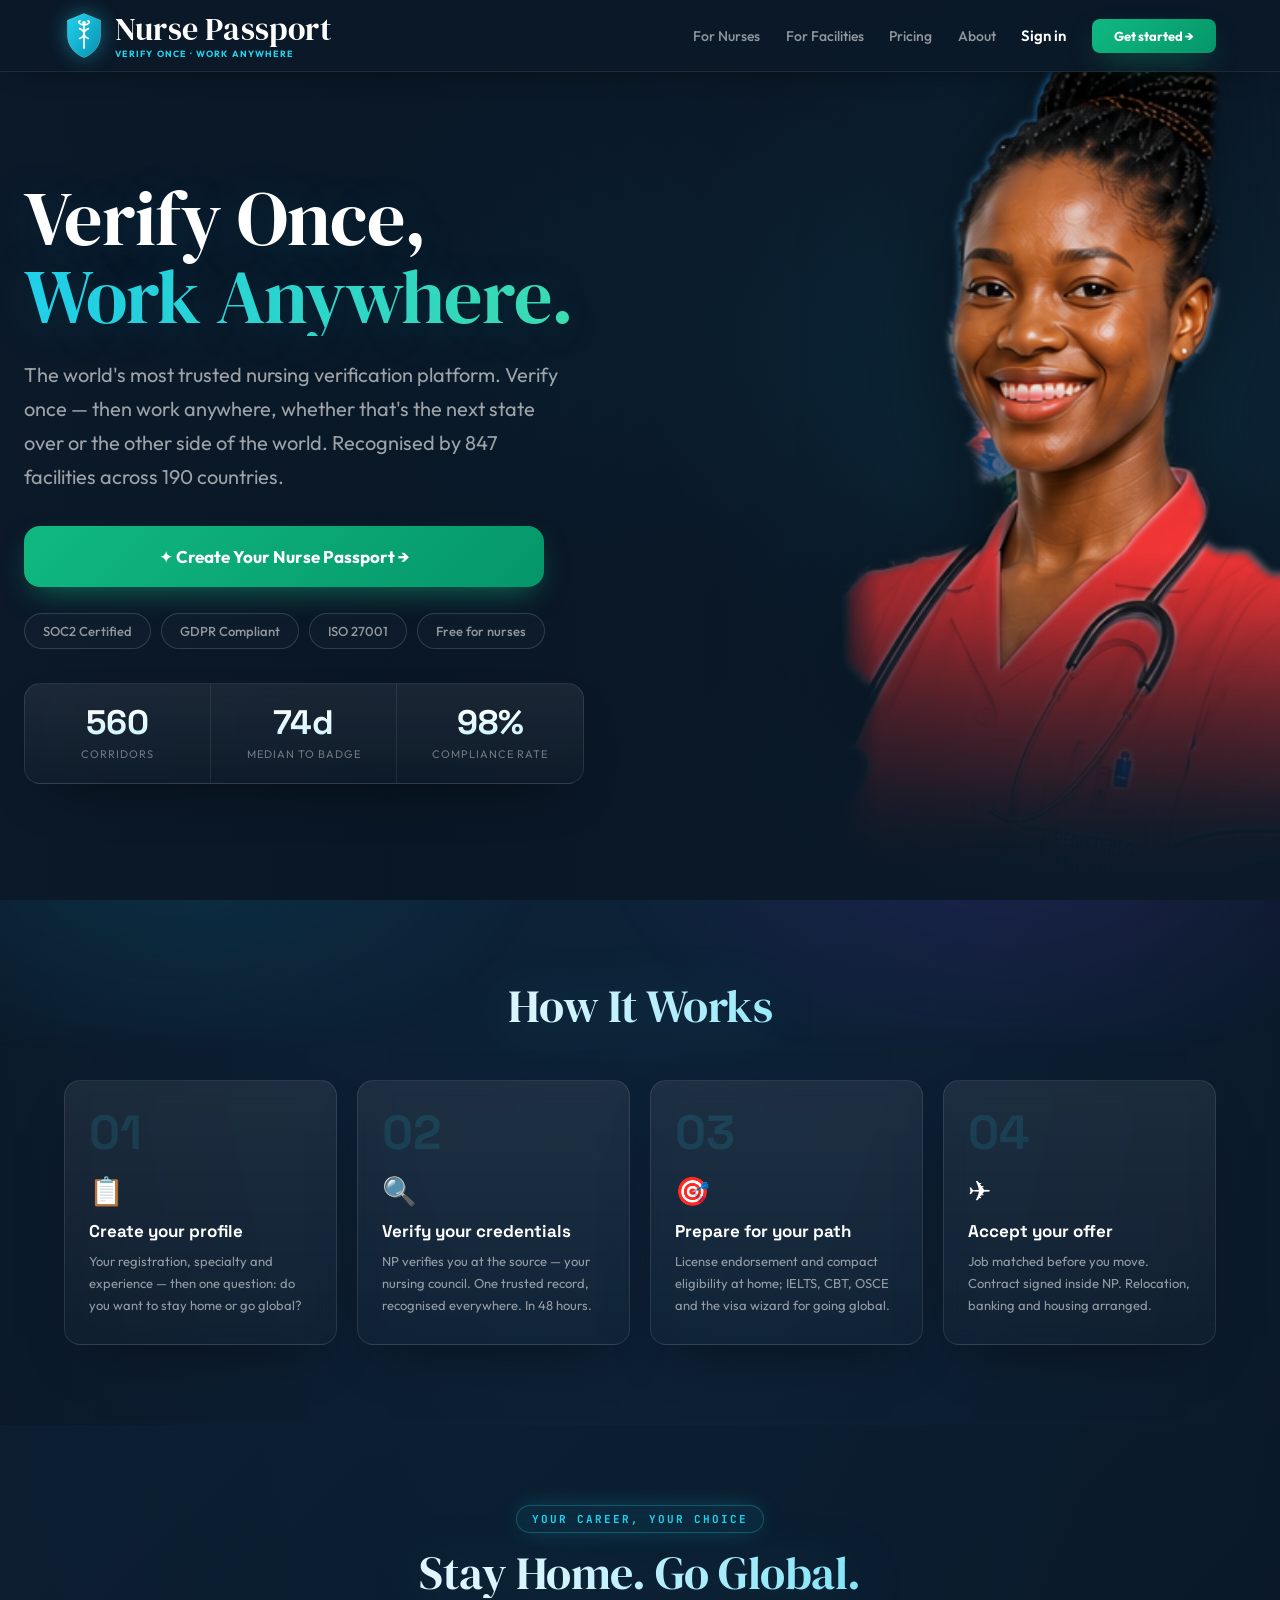
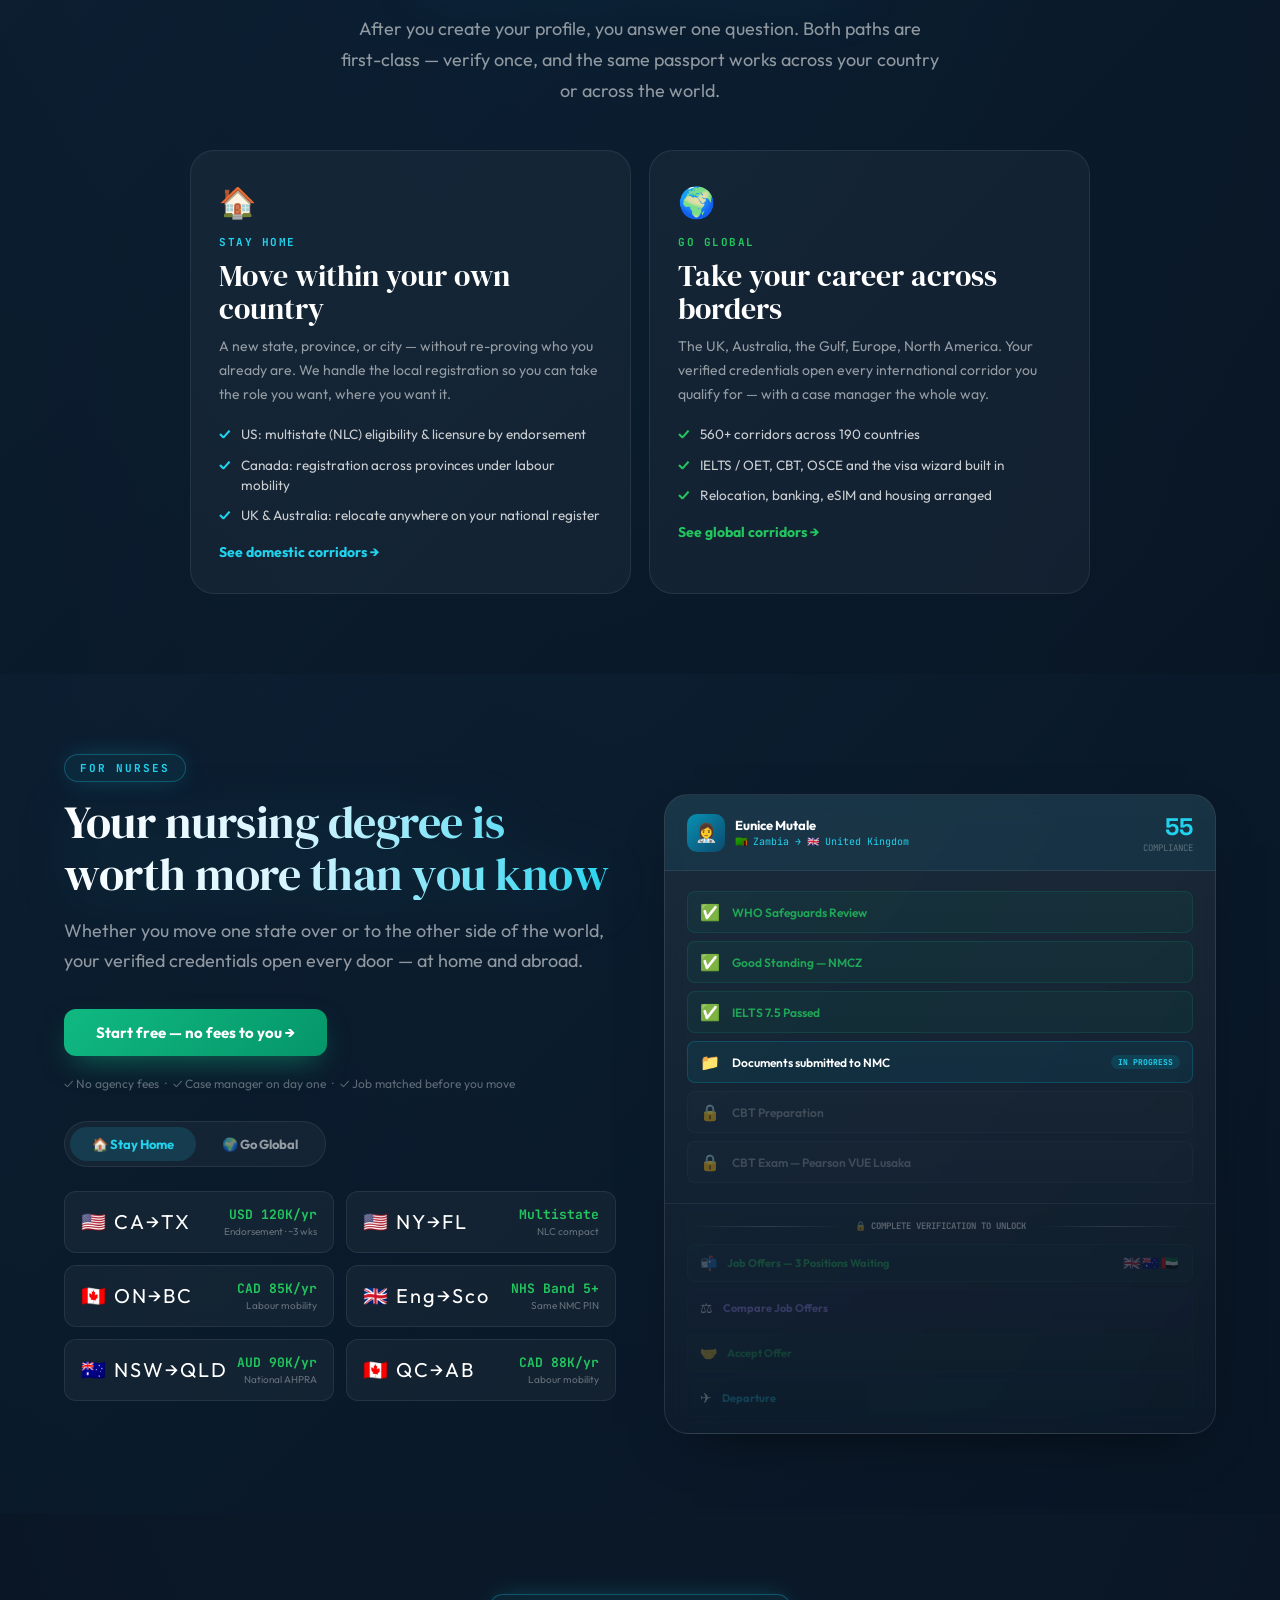
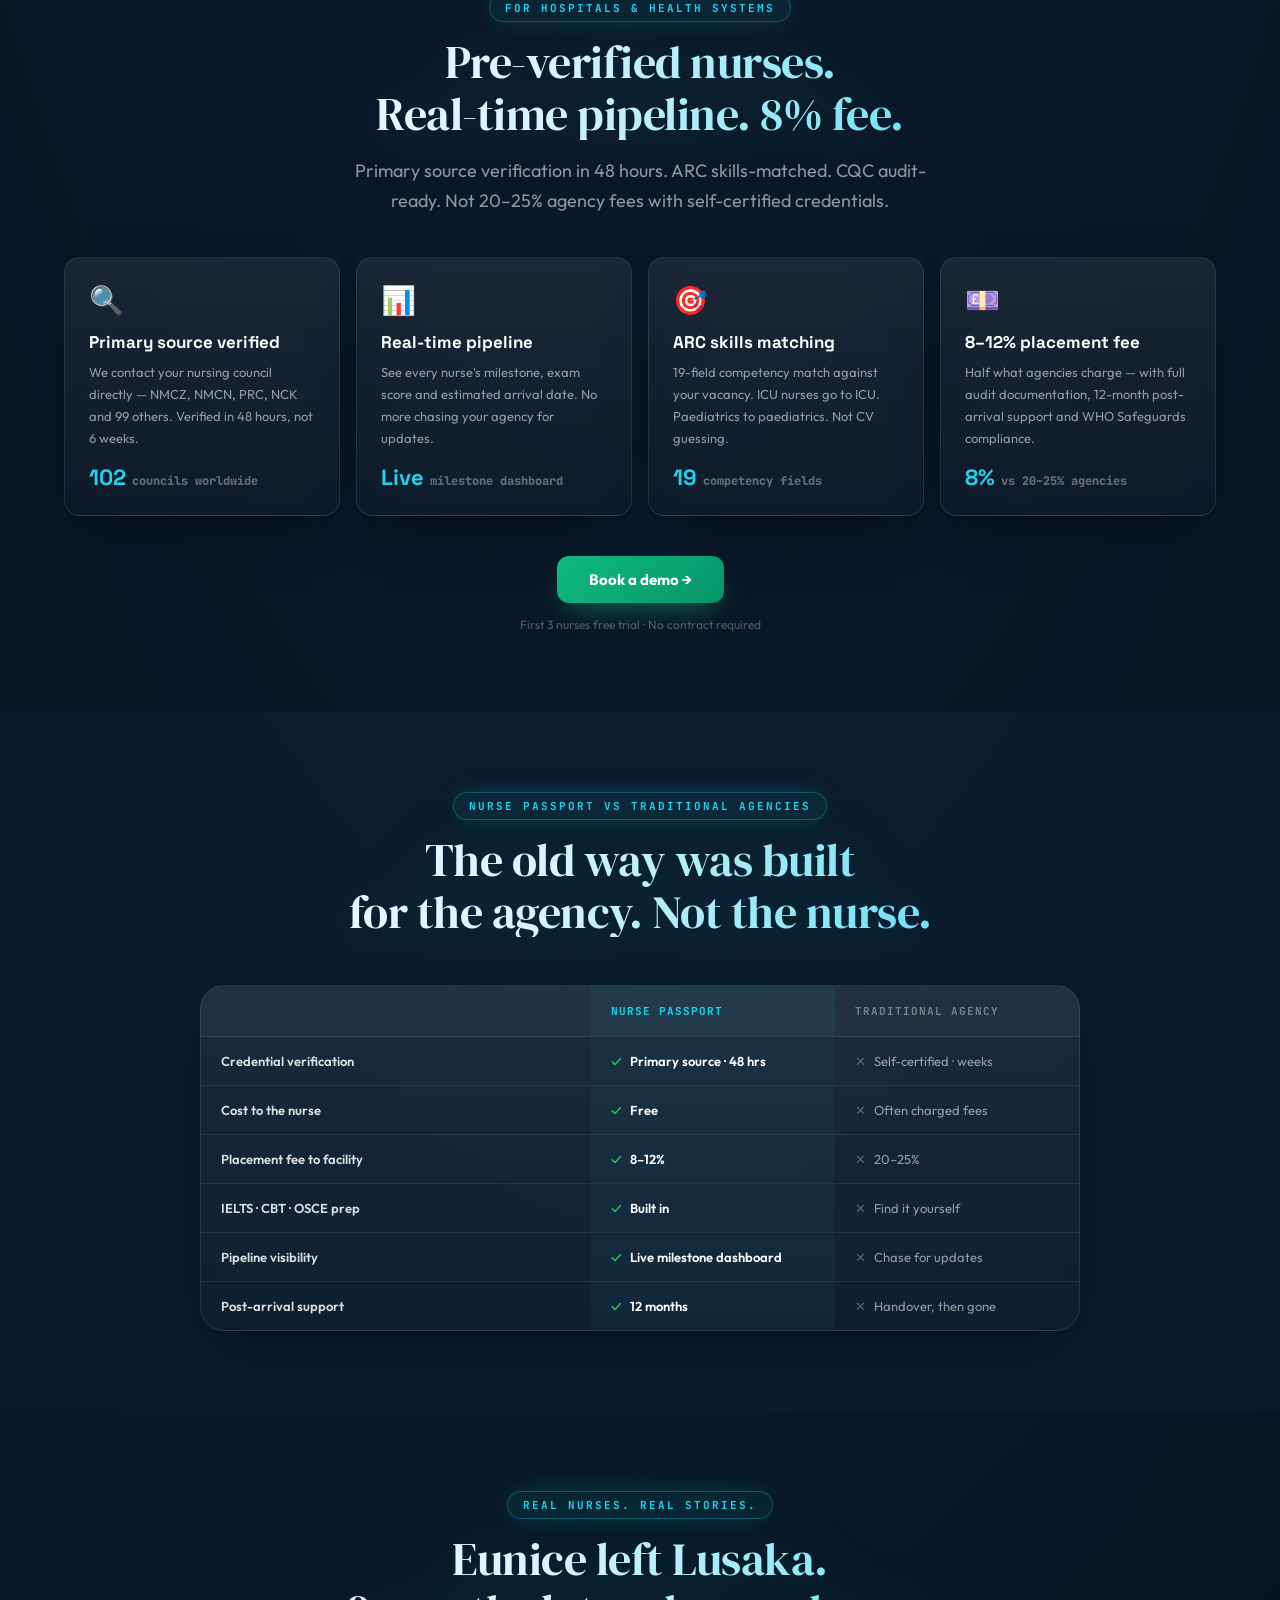
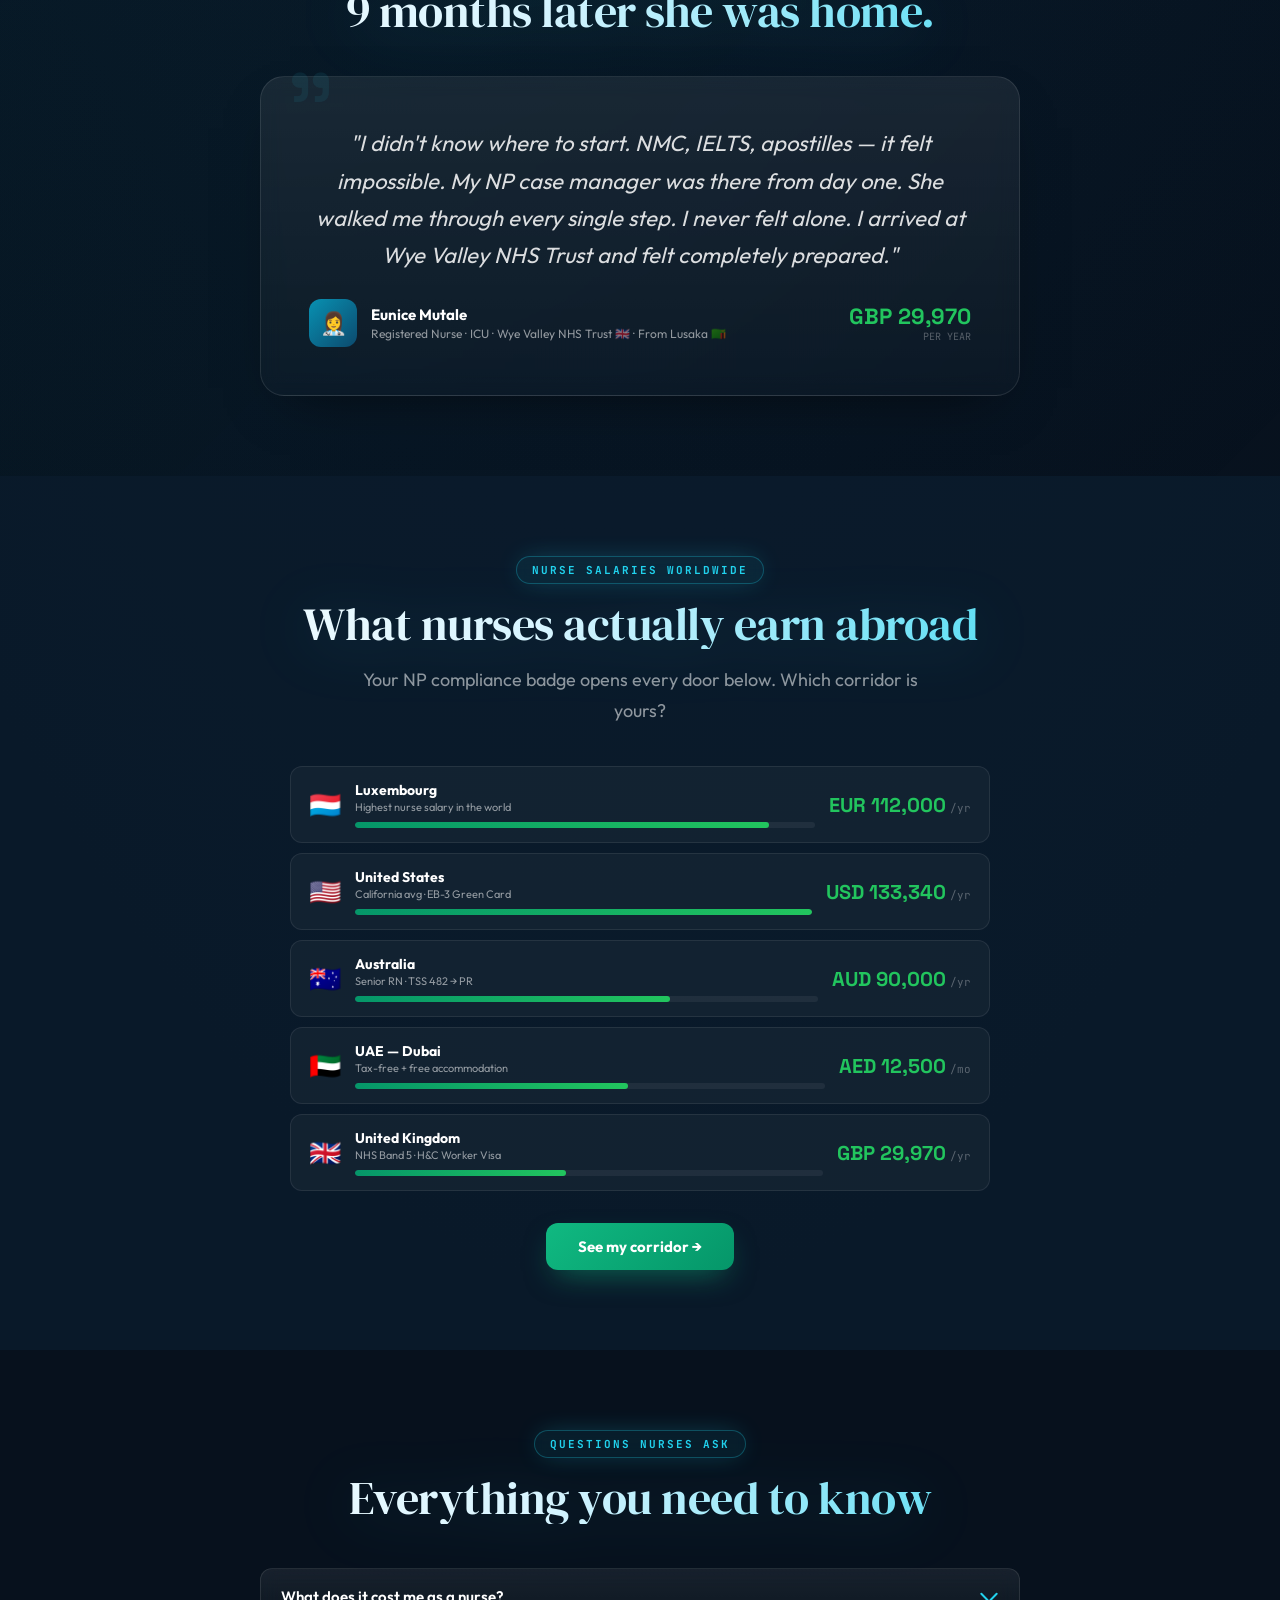
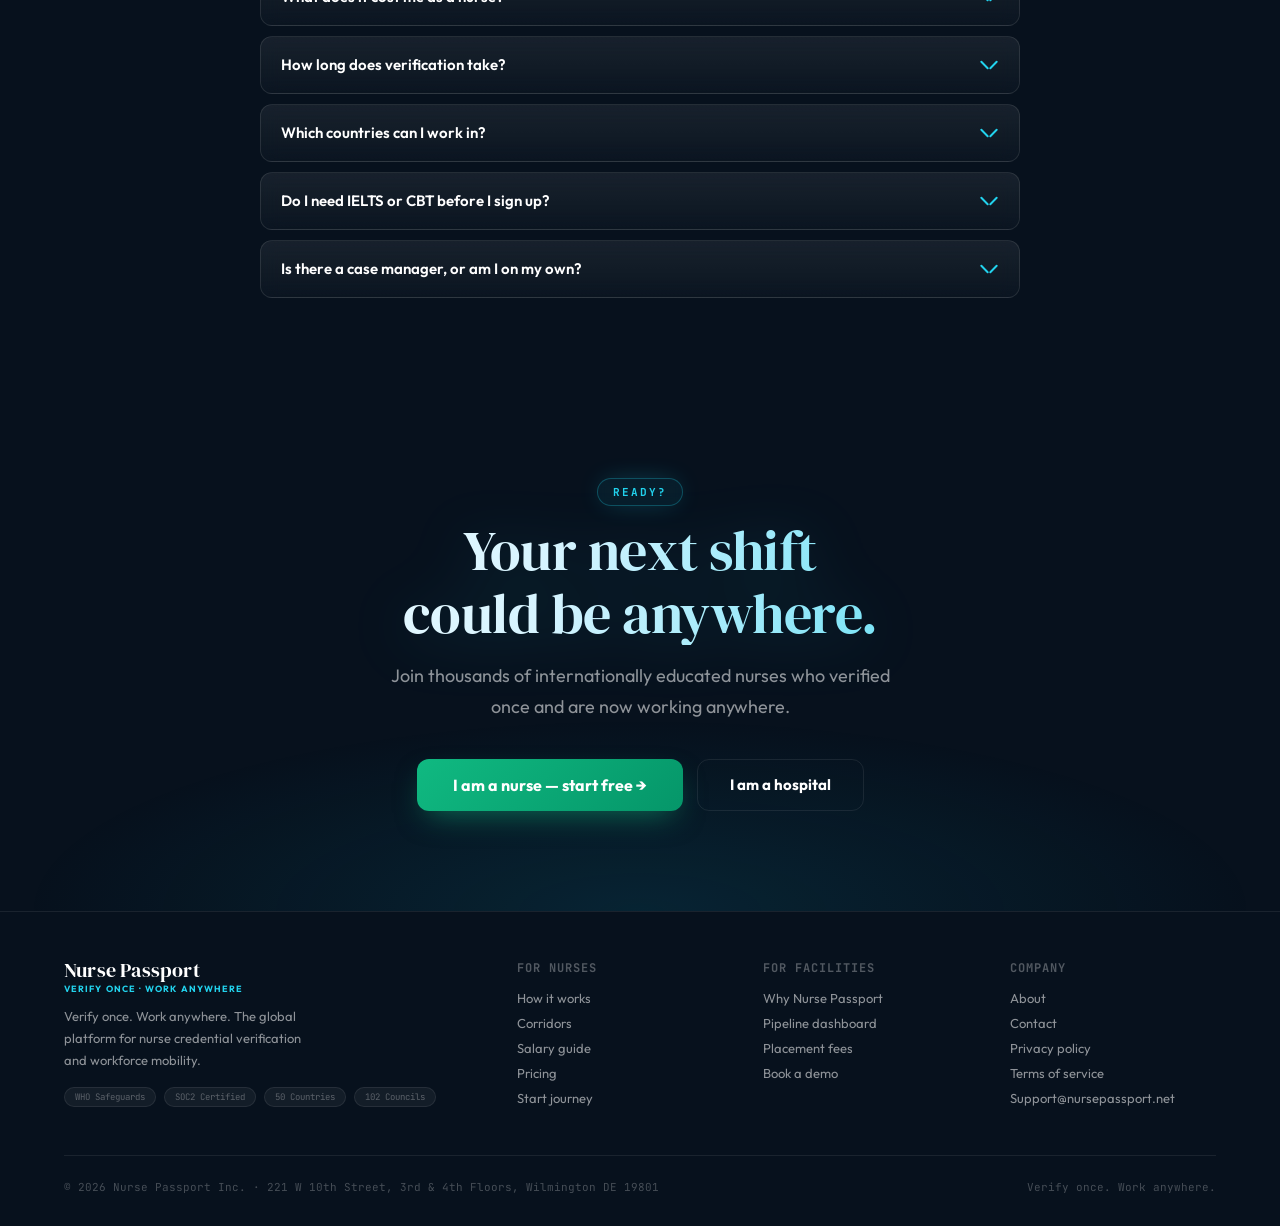
<file: index.html>
<!DOCTYPE html>
<html lang="en">
<head>
<meta charset="UTF-8"/>
<meta name="viewport" content="width=device-width, initial-scale=1.0"/>
<meta name="description" content="The world's most trusted nursing verification platform. One passport. Verified credentials. Recognised by 847 facilities across 190 countries."/>
<meta name="theme-color" content="#0B1929"/>
<meta property="og:title" content="Nurse Passport — Verify once. Work anywhere."/>
<meta property="og:description" content="The world's most trusted nursing verification platform. One passport. Verified credentials. Recognised by 847 facilities across 190 countries."/>
<meta property="og:image" content="https://nursepassport.net/og-image.png"/>
<meta property="og:url" content="https://nursepassport.net/"/>
<meta property="og:type" content="website"/>
<meta name="twitter:card" content="summary_large_image"/>
<meta name="robots" content="index,follow,max-image-preview:large"/>
<link rel="canonical" href="https://nursepassport.net/"/>
<title>Nurse Passport — Verify once. Work anywhere.</title>
<link rel="icon" href="data:image/svg+xml,<svg xmlns='http://www.w3.org/2000/svg' viewBox='0 0 32 32'><rect width='32' height='32' rx='7' fill='%230B1929'/><path d='M16 4L26 8V16C26 23 21 27 16 29C11 27 6 23 6 16V8Z' fill='%2322d3ee'/><g stroke='white' stroke-width='1.6' stroke-linecap='round'><line x1='16' y1='10' x2='16' y2='23'/><line x1='16' y1='13' x2='12' y2='11'/><line x1='16' y1='13' x2='20' y2='11'/></g><circle cx='16' cy='8.5' r='1.4' fill='white'/></svg>"/>
<link rel="preconnect" href="https://fonts.googleapis.com"/>
<link rel="preconnect" href="https://fonts.gstatic.com" crossorigin/>
<link href="https://fonts.googleapis.com/css2?family=DM+Serif+Display:ital@0;1&family=Space+Grotesk:wght@400;500;600;700;800&family=Outfit:wght@300;400;500;600;700;800&family=JetBrains+Mono:wght@400;500;600&display=swap" rel="stylesheet"/>
<link rel="stylesheet" href="styles.css"/>
<style>.hero-figure{background-image:url("[data-uri]")!important}</style>
<script type="application/ld+json">
{"@context":"https://schema.org","@type":"Organization","name":"Nurse Passport Inc.","url":"https://nursepassport.net/","logo":"https://nursepassport.net/og-image.png","description":"Global nursing credential verification and workforce mobility platform.","slogan":"Verify once. Work anywhere.","email":"Support@nursepassport.net","address":{"@type":"PostalAddress","streetAddress":"221 W 10th Street, 3rd & 4th Floors","addressLocality":"Wilmington","addressRegion":"DE","postalCode":"19801","addressCountry":"US"}}
</script>
<script type="application/ld+json">
{"@context":"https://schema.org","@type":"FAQPage","mainEntity":[
{"@type":"Question","name":"What does it cost me as a nurse?","acceptedAnswer":{"@type":"Answer","text":"Nothing to start. Nurse Passport is free for nurses; placement fees are paid by the employing facility."}},
{"@type":"Question","name":"How long does verification take?","acceptedAnswer":{"@type":"Answer","text":"Around 48 hours via primary source verification with your nursing council."}},
{"@type":"Question","name":"Which countries can I work in?","acceptedAnswer":{"@type":"Answer","text":"Nurses from 50 source countries can access 560+ corridors into destinations including the UK, Australia, UAE, Germany, Luxembourg and the United States."}}
]}
</script>
</head>
<body>

<!-- ── NAV ─────────────────────────────────────────── -->
<nav>
  <a href="index.html" class="logo" aria-label="Nurse Passport home">
    <svg class="logo-shield" viewBox="0 0 40 48" xmlns="http://www.w3.org/2000/svg" aria-hidden="true">
      <defs>
        <linearGradient id="npShield" x1="0" y1="0" x2="1" y2="1">
          <stop offset="0" stop-color="#22d3ee"/><stop offset="1" stop-color="#0891b2"/>
        </linearGradient>
      </defs>
      <path d="M20 1.5 L37 8.5 V23 C37 35 29 43.5 20 46.5 C11 43.5 3 35 3 23 V8.5 Z" fill="url(#npShield)" stroke="rgba(255,255,255,.22)" stroke-width="1"/>
      <g stroke="#fff" stroke-width="1.7" fill="none" stroke-linecap="round" stroke-linejoin="round">
        <line x1="20" y1="13" x2="20" y2="37"/>
        <path d="M20 13.5 C14.5 12.5 13 9.5 16 9"/>
        <path d="M20 13.5 C25.5 12.5 27 9.5 24 9"/>
        <path d="M15.5 17 C24 20 16 24 24.5 27"/>
        <path d="M24.5 17 C16 20 24 24 15.5 27"/>
      </g>
      <circle cx="20" cy="11" r="1.9" fill="#fff"/>
    </svg>
    <span class="logo-text">
      <span class="logo-name">Nurse Passport</span>
      <span class="logo-tag">Verify Once · Work Anywhere</span>
    </span>
  </a>
  <div class="nav-right">
    <div class="nav-links">
      <a href="for-nurses.html">For Nurses</a>
      <a href="for-facilities.html">For Facilities</a>
      <a href="pricing.html">Pricing</a>
      <a href="about.html">About</a>
    </div>
    <a href="app.html" class="nav-signin">Sign in</a>
    <a href="app.html" class="btn btn-primary nav-cta">Get started →</a>
    <div class="hamburger" onclick="toggleMenu()" id="ham" role="button" aria-label="Open menu" aria-expanded="false" tabindex="0">
      <span></span><span></span><span></span>
    </div>
  </div>
</nav>

<!-- Mobile menu -->
<div class="mobile-menu" id="mobileMenu">
  <a href="for-nurses.html" onclick="toggleMenu()">For Nurses</a>
  <a href="for-facilities.html" onclick="toggleMenu()">For Facilities</a>
  <a href="pricing.html" onclick="toggleMenu()">Pricing</a>
  <a href="about.html" onclick="toggleMenu()">About</a>
  <a href="app.html" class="btn btn-ghost">Sign in</a>
  <a href="app.html" class="btn btn-primary">Create your Nurse Passport →</a>
</div>

<!-- ── HERO ─────────────────────────────────────────── -->
<section class="hero">
  <div class="hero-figure" aria-hidden="true"></div>
  <div class="hero-inner">
    <h1>
      <span class="block">Verify Once,</span>
      <span class="block teal">Work Anywhere.</span>
    </h1>
    <p class="hero-sub">
      The world's most trusted nursing verification platform. Verify once — then work anywhere, whether that's the next state over or the other side of the world. Recognised by 847 facilities across 190 countries.
    </p>
    <a href="app.html" class="btn btn-primary hero-cta-main">✦ Create Your Nurse Passport →</a>
    <div class="trust-chips">
      <span class="trust-chip">SOC2 Certified</span>
      <span class="trust-chip">GDPR Compliant</span>
      <span class="trust-chip">ISO 27001</span>
      <span class="trust-chip">Free for nurses</span>
    </div>
    <div class="hero-stats">
      <div class="hs"><div class="stat-val">560</div><div class="stat-lbl">Corridors</div></div>
      <div class="hs"><div class="stat-val">74d</div><div class="stat-lbl">Median to badge</div></div>
      <div class="hs"><div class="stat-val">98%</div><div class="stat-lbl">Compliance rate</div></div>
    </div>
  </div>
</section>

<!-- ── HOW IT WORKS ─────────────────────────────────── -->
<section id="how-it-works">
  <div class="center">
    <h2>How It Works</h2>
  </div>
  <div class="steps">
    <div class="step-card">
      <div class="step-num">01</div>
      <span class="step-icon">📋</span>
      <h3>Create your profile</h3>
      <p>Your registration, specialty and experience — then one question: do you want to stay home or go global?</p>
    </div>
    <div class="step-card">
      <div class="step-num">02</div>
      <span class="step-icon">🔍</span>
      <h3>Verify your credentials</h3>
      <p>NP verifies you at the source — your nursing council. One trusted record, recognised everywhere. In 48 hours.</p>
    </div>
    <div class="step-card">
      <div class="step-num">03</div>
      <span class="step-icon">🎯</span>
      <h3>Prepare for your path</h3>
      <p>License endorsement and compact eligibility at home; IELTS, CBT, OSCE and the visa wizard for going global.</p>
    </div>
    <div class="step-card">
      <div class="step-num">04</div>
      <span class="step-icon">✈️</span>
      <h3>Accept your offer</h3>
      <p>Job matched before you move. Contract signed inside NP. Relocation, banking and housing arranged.</p>
    </div>
  </div>
</section>

<!-- ── STAY HOME / GO GLOBAL ─────────────────────────── -->
<section id="your-path" class="nurses-section">
  <div class="center">
    <div class="section-tag">Your career, your choice</div>
    <h2>Stay Home. Go Global.</h2>
    <p class="section-sub" style="margin:0 auto">After you create your profile, you answer one question. Both paths are first-class — verify once, and the same passport works across your country or across the world.</p>
  </div>
  <div class="path-fork">
    <a href="for-nurses.html#corridors" class="path-card path-home">
      <div class="path-ico">🏠</div>
      <span class="path-tag">Stay Home</span>
      <h3>Move within your own country</h3>
      <p>A new state, province, or city — without re-proving who you already are. We handle the local registration so you can take the role you want, where you want it.</p>
      <ul class="feature-list">
        <li>US: multistate (NLC) eligibility &amp; licensure by endorsement</li>
        <li>Canada: registration across provinces under labour mobility</li>
        <li>UK &amp; Australia: relocate anywhere on your national register</li>
      </ul>
      <span class="path-arrow">See domestic corridors →</span>
    </a>
    <a href="for-nurses.html#corridors" class="path-card path-global">
      <div class="path-ico">🌍</div>
      <span class="path-tag">Go Global</span>
      <h3>Take your career across borders</h3>
      <p>The UK, Australia, the Gulf, Europe, North America. Your verified credentials open every international corridor you qualify for — with a case manager the whole way.</p>
      <ul class="feature-list">
        <li>560+ corridors across 190 countries</li>
        <li>IELTS / OET, CBT, OSCE and the visa wizard built in</li>
        <li>Relocation, banking, eSIM and housing arranged</li>
      </ul>
      <span class="path-arrow">See global corridors →</span>
    </a>
  </div>
</section>

<!-- ── FOR NURSES ─────────────────────────────────────── -->
<section id="for-nurses" class="nurses-section">
  <div class="nurses-grid">
    <div>
      <div class="section-tag">For nurses</div>
      <h2>Your nursing degree is worth more than you know</h2>
      <p class="section-sub" style="margin-bottom:32px">Whether you move one state over or to the other side of the world, your verified credentials open every door — at home and abroad.</p>
      <a href="app.html" class="btn btn-primary btn-lg">Start free — no fees to you →</a>
      <div style="margin-top:20px;font-size:12px;color:rgba(255,255,255,.35)">
        ✓ No agency fees &nbsp;·&nbsp; ✓ Case manager on day one &nbsp;·&nbsp; ✓ Job matched before you move
      </div>
      <div class="seg-wrap" style="justify-content:flex-start;margin-top:30px">
        <div class="seg">
          <button class="active" onclick="switchCorridors('domestic',this)">🏠 Stay Home</button>
          <button onclick="switchCorridors('global',this)">🌍 Go Global</button>
        </div>
      </div>
      <div class="corr-group show" data-mode="domestic">
        <div class="corridor-pill"><span class="corr-flags">🇺🇸 CA→TX</span><div class="corr-info"><div class="corr-salary">USD 120K/yr</div><div class="corr-time">Endorsement · ~3 wks</div></div></div>
        <div class="corridor-pill"><span class="corr-flags">🇺🇸 NY→FL</span><div class="corr-info"><div class="corr-salary">Multistate</div><div class="corr-time">NLC compact</div></div></div>
        <div class="corridor-pill"><span class="corr-flags">🇨🇦 ON→BC</span><div class="corr-info"><div class="corr-salary">CAD 85K/yr</div><div class="corr-time">Labour mobility</div></div></div>
        <div class="corridor-pill"><span class="corr-flags">🇬🇧 Eng→Sco</span><div class="corr-info"><div class="corr-salary">NHS Band 5+</div><div class="corr-time">Same NMC PIN</div></div></div>
        <div class="corridor-pill"><span class="corr-flags">🇦🇺 NSW→QLD</span><div class="corr-info"><div class="corr-salary">AUD 90K/yr</div><div class="corr-time">National AHPRA</div></div></div>
        <div class="corridor-pill"><span class="corr-flags">🇨🇦 QC→AB</span><div class="corr-info"><div class="corr-salary">CAD 88K/yr</div><div class="corr-time">Labour mobility</div></div></div>
      </div>
      <div class="corr-group" data-mode="global">
        <div class="corridor-pill"><span class="corr-flags">🇿🇲→🇬🇧</span><div class="corr-info"><div class="corr-salary">GBP 30K/yr</div><div class="corr-time">9 months</div></div></div>
        <div class="corridor-pill"><span class="corr-flags">🇳🇬→🇬🇧</span><div class="corr-info"><div class="corr-salary">GBP 30K/yr</div><div class="corr-time">8 months</div></div></div>
        <div class="corridor-pill"><span class="corr-flags">🇵🇭→🇦🇺</span><div class="corr-info"><div class="corr-salary">AUD 90K/yr</div><div class="corr-time">10 months</div></div></div>
        <div class="corridor-pill"><span class="corr-flags">🇬🇭→🇩🇪</span><div class="corr-info"><div class="corr-salary">EUR 40K/yr</div><div class="corr-time">14 months</div></div></div>
        <div class="corridor-pill"><span class="corr-flags">🇲🇼→🇱🇺</span><div class="corr-info"><div class="corr-salary">EUR 55K/yr</div><div class="corr-time">15 months</div></div></div>
        <div class="corridor-pill"><span class="corr-flags">🇰🇪→🇦🇪</span><div class="corr-info"><div class="corr-salary">AED 12K/mo</div><div class="corr-time">5 months</div></div></div>
      </div>
    </div>
    <!-- Journey preview -->
    <div class="journey-preview">
      <div class="journey-header">
        <div class="journey-nurse">
          <div class="journey-avatar">👩‍⚕️</div>
          <div>
            <div class="journey-name">Eunice Mutale</div>
            <div class="journey-corridor">🇿🇲 Zambia → 🇬🇧 United Kingdom</div>
          </div>
        </div>
        <div class="journey-score">
          <div class="journey-score-val">55</div>
          <div class="journey-score-lbl">COMPLIANCE</div>
        </div>
      </div>
      <div class="journey-steps">
        <div class="jstep done"><span class="jstep-icon">✅</span><span class="jstep-label">WHO Safeguards Review</span></div>
        <div class="jstep done"><span class="jstep-icon">✅</span><span class="jstep-label">Good Standing — NMCZ</span></div>
        <div class="jstep done"><span class="jstep-icon">✅</span><span class="jstep-label">IELTS 7.5 Passed</span></div>
        <div class="jstep active"><span class="jstep-icon">📁</span><span class="jstep-label">Documents submitted to NMC</span><span class="jstep-tag">IN PROGRESS</span></div>
        <div class="jstep locked"><span class="jstep-icon">🔒</span><span class="jstep-label">CBT Preparation</span></div>
        <div class="jstep locked"><span class="jstep-icon">🔒</span><span class="jstep-label">CBT Exam — Pearson VUE Lusaka</span></div>
      </div>
      <!-- Locked lure -->
      <div class="journey-lure">
        <div class="lure-divider"><span>🔒 COMPLETE VERIFICATION TO UNLOCK</span></div>
        <div class="lure-offers">
          <div class="lure-item offers">
            <span class="lure-lock">📬</span>
            <span class="lure-label">Job Offers — 3 Positions Waiting</span>
            <span class="lure-flags">🇬🇧🇦🇺🇦🇪</span>
          </div>
          <div class="lure-item compare">
            <span class="lure-lock">⚖️</span>
            <span class="lure-label">Compare Job Offers</span>
          </div>
          <div class="lure-item accept">
            <span class="lure-lock">🤝</span>
            <span class="lure-label">Accept Offer</span>
          </div>
          <div class="lure-item depart">
            <span class="lure-lock">✈️</span>
            <span class="lure-label">Departure</span>
          </div>
        </div>
      </div>
    </div>
  </div>
</section>

<!-- ── FOR FACILITIES ─────────────────────────────── -->
<section id="for-facilities">
  <div class="center">
    <div class="section-tag">For hospitals &amp; health systems</div>
    <h2>Pre-verified nurses.<br/>Real-time pipeline. 8% fee.</h2>
    <p class="section-sub">Primary source verification in 48 hours. ARC skills-matched. CQC audit-ready. Not 20–25% agency fees with self-certified credentials.</p>
  </div>
  <div class="facilities-grid">
    <div class="facility-card">
      <div class="facility-icon">🔍</div>
      <h3>Primary source verified</h3>
      <p>We contact your nursing council directly — NMCZ, NMCN, PRC, NCK and 99 others. Verified in 48 hours, not 6 weeks.</p>
      <div class="metric">102<span class="metric-lbl" style="font-size:12px;margin-left:6px">councils worldwide</span></div>
    </div>
    <div class="facility-card">
      <div class="facility-icon">📊</div>
      <h3>Real-time pipeline</h3>
      <p>See every nurse's milestone, exam score and estimated arrival date. No more chasing your agency for updates.</p>
      <div class="metric">Live<span class="metric-lbl" style="font-size:12px;margin-left:6px">milestone dashboard</span></div>
    </div>
    <div class="facility-card">
      <div class="facility-icon">🎯</div>
      <h3>ARC skills matching</h3>
      <p>19-field competency match against your vacancy. ICU nurses go to ICU. Paediatrics to paediatrics. Not CV guessing.</p>
      <div class="metric">19<span class="metric-lbl" style="font-size:12px;margin-left:6px">competency fields</span></div>
    </div>
    <div class="facility-card">
      <div class="facility-icon">💷</div>
      <h3>8–12% placement fee</h3>
      <p>Half what agencies charge — with full audit documentation, 12-month post-arrival support and WHO Safeguards compliance.</p>
      <div class="metric">8%<span class="metric-lbl" style="font-size:12px;margin-left:6px">vs 20–25% agencies</span></div>
    </div>
  </div>
  <div style="text-align:center;margin-top:40px">
    <a href="app.html#facility" class="btn btn-primary btn-lg">Book a demo →</a>
    <div style="margin-top:14px;font-size:12px;color:rgba(255,255,255,.3)">First 3 nurses free trial · No contract required</div>
  </div>
</section>

<!-- ── COMPARISON ─────────────────────────────────── -->
<section class="compare-section">
  <div class="center">
    <div class="section-tag">Nurse Passport vs traditional agencies</div>
    <h2>The old way was built<br/>for the agency. Not the nurse.</h2>
  </div>
  <div class="compare-wrap reveal">
    <div class="compare-head">
      <div>&nbsp;</div>
      <div class="col-np">Nurse Passport</div>
      <div>Traditional agency</div>
    </div>
    <div class="compare-row">
      <div class="feat">Credential verification</div>
      <div class="col-np"><span class="tick">✓</span> Primary source · 48 hrs</div>
      <div class="col-old"><span class="cross">✕</span> Self-certified · weeks</div>
    </div>
    <div class="compare-row">
      <div class="feat">Cost to the nurse</div>
      <div class="col-np"><span class="tick">✓</span> Free</div>
      <div class="col-old"><span class="cross">✕</span> Often charged fees</div>
    </div>
    <div class="compare-row">
      <div class="feat">Placement fee to facility</div>
      <div class="col-np"><span class="tick">✓</span> 8–12%</div>
      <div class="col-old"><span class="cross">✕</span> 20–25%</div>
    </div>
    <div class="compare-row">
      <div class="feat">IELTS · CBT · OSCE prep</div>
      <div class="col-np"><span class="tick">✓</span> Built in</div>
      <div class="col-old"><span class="cross">✕</span> Find it yourself</div>
    </div>
    <div class="compare-row">
      <div class="feat">Pipeline visibility</div>
      <div class="col-np"><span class="tick">✓</span> Live milestone dashboard</div>
      <div class="col-old"><span class="cross">✕</span> Chase for updates</div>
    </div>
    <div class="compare-row">
      <div class="feat">Post-arrival support</div>
      <div class="col-np"><span class="tick">✓</span> 12 months</div>
      <div class="col-old"><span class="cross">✕</span> Handover, then gone</div>
    </div>
  </div>
</section>

<!-- ── TESTIMONIAL ────────────────────────────────── -->
<section class="testimonial-section">
  <div class="center">
    <div class="section-tag">Real nurses. Real stories.</div>
    <h2>Eunice left Lusaka.<br/>9 months later she was home.</h2>
  </div>
  <div class="testimonial-card">
    <blockquote>
      "I didn't know where to start. NMC, IELTS, apostilles — it felt impossible. My NP case manager was there from day one. She walked me through every single step. I never felt alone. I arrived at Wye Valley NHS Trust and felt completely prepared."
    </blockquote>
    <div class="testimonial-author">
      <div class="author-avatar">👩‍⚕️</div>
      <div style="text-align:left">
        <div class="author-name">Eunice Mutale</div>
        <div class="author-info">Registered Nurse · ICU · Wye Valley NHS Trust 🇬🇧 · From Lusaka 🇿🇲</div>
      </div>
      <div style="margin-left:auto;text-align:right">
        <div style="font-family:var(--display);font-size:22px;font-weight:900;color:var(--green-l)">GBP 29,970</div>
        <div style="font-size:10px;color:rgba(255,255,255,.3);font-family:var(--mono)">PER YEAR</div>
      </div>
    </div>
  </div>
</section>

<!-- ── SALARY ─────────────────────────────────────── -->
<section id="salaries" class="salary-section">
  <div class="center">
    <div class="section-tag">Nurse salaries worldwide</div>
    <h2>What nurses actually earn abroad</h2>
    <p class="section-sub">Your NP compliance badge opens every door below. Which corridor is yours?</p>
  </div>
  <div class="salary-table">
    <div class="salary-row" style="--w:90%">
      <span class="salary-flag">🇱🇺</span>
      <div class="salary-country"><div class="salary-country-name">Luxembourg</div><div class="salary-country-note">Highest nurse salary in the world</div><div class="salary-bar-track"><div class="salary-bar-fill"></div></div></div>
      <div><span class="salary-amount">EUR 112,000</span><span class="salary-currency">/yr</span></div>
    </div>
    <div class="salary-row" style="--w:100%">
      <span class="salary-flag">🇺🇸</span>
      <div class="salary-country"><div class="salary-country-name">United States</div><div class="salary-country-note">California avg · EB-3 Green Card</div><div class="salary-bar-track"><div class="salary-bar-fill"></div></div></div>
      <div><span class="salary-amount">USD 133,340</span><span class="salary-currency">/yr</span></div>
    </div>
    <div class="salary-row" style="--w:68%">
      <span class="salary-flag">🇦🇺</span>
      <div class="salary-country"><div class="salary-country-name">Australia</div><div class="salary-country-note">Senior RN · TSS 482 → PR</div><div class="salary-bar-track"><div class="salary-bar-fill"></div></div></div>
      <div><span class="salary-amount">AUD 90,000</span><span class="salary-currency">/yr</span></div>
    </div>
    <div class="salary-row" style="--w:58%">
      <span class="salary-flag">🇦🇪</span>
      <div class="salary-country"><div class="salary-country-name">UAE — Dubai</div><div class="salary-country-note">Tax-free + free accommodation</div><div class="salary-bar-track"><div class="salary-bar-fill"></div></div></div>
      <div><span class="salary-amount">AED 12,500</span><span class="salary-currency">/mo</span></div>
    </div>
    <div class="salary-row" style="--w:45%">
      <span class="salary-flag">🇬🇧</span>
      <div class="salary-country"><div class="salary-country-name">United Kingdom</div><div class="salary-country-note">NHS Band 5 · H&amp;C Worker Visa</div><div class="salary-bar-track"><div class="salary-bar-fill"></div></div></div>
      <div><span class="salary-amount">GBP 29,970</span><span class="salary-currency">/yr</span></div>
    </div>
  </div>
  <div style="text-align:center;margin-top:32px">
    <a href="app.html" class="btn btn-primary btn-lg">See my corridor →</a>
  </div>
</section>

<!-- ── FAQ ─────────────────────────────────────────── -->
<section id="faq">
  <div class="center">
    <div class="section-tag">Questions nurses ask</div>
    <h2>Everything you need to know</h2>
  </div>
  <div class="faq-wrap">
    <div class="faq-item">
      <button class="faq-q" onclick="toggleFaq(this)" aria-expanded="false">What does it cost me as a nurse?<span class="chev"></span></button>
      <div class="faq-a"><p>Nothing to start. Nurse Passport is free for nurses — there are no agency fees charged to you. Placement fees are paid by the employing facility, not the nurse.</p></div>
    </div>
    <div class="faq-item">
      <button class="faq-q" onclick="toggleFaq(this)" aria-expanded="false">How long does verification take?<span class="chev"></span></button>
      <div class="faq-a"><p>Around 48 hours. We contact your nursing council directly for primary source verification, instead of the weeks a manual, self-certified process usually takes.</p></div>
    </div>
    <div class="faq-item">
      <button class="faq-q" onclick="toggleFaq(this)" aria-expanded="false">Which countries can I work in?<span class="chev"></span></button>
      <div class="faq-a"><p>Nurses from 50 source countries can access 560+ corridors into destinations including the UK, Australia, UAE, Germany, Luxembourg and the United States. Your verified credentials open every corridor you qualify for.</p></div>
    </div>
    <div class="faq-item">
      <button class="faq-q" onclick="toggleFaq(this)" aria-expanded="false">Do I need IELTS or CBT before I sign up?<span class="chev"></span></button>
      <div class="faq-a"><p>No. IELTS prep, CBT practice, OSCE training and the visa wizard are all built into the platform. You prepare inside Nurse Passport without ever leaving the app.</p></div>
    </div>
    <div class="faq-item">
      <button class="faq-q" onclick="toggleFaq(this)" aria-expanded="false">Is there a case manager, or am I on my own?<span class="chev"></span></button>
      <div class="faq-a"><p>A case manager is assigned on day one and stays with you through to your first shift, plus 12 months of post-arrival support once you land.</p></div>
    </div>
  </div>
</section>

<!-- ── FINAL CTA ───────────────────────────────────── -->
<section class="cta-section">
  <div class="section-tag center">Ready?</div>
  <h2>Your next shift<br/>could be anywhere.</h2>
  <p>Join thousands of internationally educated nurses who verified once and are now working anywhere.</p>
  <div class="cta-pair">
    <a href="app.html" class="btn btn-primary btn-xl">I am a nurse — start free →</a>
    <a href="app.html#facility" class="btn btn-ghost btn-lg">I am a hospital</a>
  </div>
</section>


<!-- ── FOOTER ─────────────────────────────────────── -->
<footer>
  <div class="footer-brand">
    <a href="index.html" class="logo"><span class="logo-text"><span class="logo-name">Nurse Passport</span><span class="logo-tag">Verify Once · Work Anywhere</span></span></a>
    <p>Verify once. Work anywhere. The global platform for nurse credential verification and workforce mobility.</p>
    <div class="footer-badges" style="margin-top:16px">
      <span class="badge">WHO Safeguards</span>
      <span class="badge">SOC2 Certified</span>
      <span class="badge">50 Countries</span>
      <span class="badge">102 Councils</span>
    </div>
  </div>
  <div class="footer-col">
    <h4>For Nurses</h4>
    <a href="for-nurses.html">How it works</a>
    <a href="for-nurses.html#corridors">Corridors</a>
    <a href="for-nurses.html#salaries">Salary guide</a>
    <a href="pricing.html">Pricing</a>
    <a href="app.html">Start journey</a>
  </div>
  <div class="footer-col">
    <h4>For Facilities</h4>
    <a href="for-facilities.html">Why Nurse Passport</a>
    <a href="for-facilities.html#pipeline">Pipeline dashboard</a>
    <a href="pricing.html#facilities">Placement fees</a>
    <a href="app.html#facility">Book a demo</a>
  </div>
  <div class="footer-col">
    <h4>Company</h4>
    <a href="about.html">About</a>
    <a href="contact.html">Contact</a>
    <a href="privacy.html">Privacy policy</a>
    <a href="terms.html">Terms of service</a>
    <a href="mailto:Support@nursepassport.net">Support@nursepassport.net</a>
  </div>
  <div class="footer-bottom">
    <span>© 2026 Nurse Passport Inc. · 221 W 10th Street, 3rd &amp; 4th Floors, Wilmington DE 19801</span>
    <span>Verify once. Work anywhere.</span>
  </div>
</footer>

<script>
document.documentElement.classList.add('js');
function toggleMenu(){
  const m=document.getElementById('mobileMenu');
  const h=document.getElementById('ham');
  const open=m.classList.toggle('open');
  h.setAttribute('aria-expanded',open?'true':'false');
  h.setAttribute('aria-label',open?'Close menu':'Open menu');
  h.style.gap=open?'0':'5px';
  const spans=h.querySelectorAll('span');
  if(open){
    spans[0].style.transform='rotate(45deg) translate(5px,5px)';
    spans[1].style.opacity='0';
    spans[2].style.transform='rotate(-45deg) translate(5px,-5px)';
  } else {
    spans.forEach(s=>{s.style.transform='';s.style.opacity='';});
  }
}
// Close menu on outside click
document.addEventListener('click',function(e){
  const menu=document.getElementById('mobileMenu');
  const ham=document.getElementById('ham');
  if(menu.classList.contains('open') && !menu.contains(e.target) && !ham.contains(e.target)){
    toggleMenu();
  }
});
// Smooth scroll for anchor links
document.querySelectorAll('a[href^="#"]').forEach(a=>{
  a.addEventListener('click',function(e){
    const target=document.querySelector(this.getAttribute('href'));
    if(target){e.preventDefault();target.scrollIntoView({behavior:'smooth',block:'start'});}
  });
});
// Nav scroll effect
window.addEventListener('scroll',function(){
  const nav=document.querySelector('nav');
  nav.style.background=window.scrollY>20?'rgba(11,25,41,.97)':'rgba(11,25,41,.92)';
});

// ── FAQ accordion ──
function toggleFaq(btn){
  const item=btn.closest('.faq-item');
  const ans=item.querySelector('.faq-a');
  const open=item.classList.toggle('open');
  btn.setAttribute('aria-expanded',open?'true':'false');
  ans.style.maxHeight=open?ans.scrollHeight+'px':'0';
}

// ── Animated stat counters ──
function animateCount(el){
  const raw=el.dataset.target;
  const num=parseFloat(raw.replace(/[^0-9.]/g,''));
  const suffix=raw.replace(/[0-9.,]/g,'');
  const hasPlus=/\+/.test(raw);
  if(isNaN(num)){el.textContent=raw;return;}
  const dur=1400,start=performance.now();
  function tick(now){
    const p=Math.min((now-start)/dur,1);
    const eased=1-Math.pow(1-p,3);
    const val=Math.round(num*eased);
    el.textContent=val.toLocaleString()+suffix.replace('+','')+(hasPlus?'+':'');
    if(p<1)requestAnimationFrame(tick);else el.textContent=raw;
  }
  requestAnimationFrame(tick);
}

// ── Tag elements for reveal + prep counters ──
(function(){
  const groups=[
    ['.section-tag',0],['h2',0],['.section-sub',0],
    ['.step-card',1],['.facility-card',1],['.corridor-pill',1],
    ['.testimonial-card',0],['.faq-item',1],['.journey-preview',0],['.cta-pair',0]
  ];
  groups.forEach(([sel,stagger])=>{
    document.querySelectorAll(sel).forEach((el,i)=>{
      el.classList.add('reveal');
      if(stagger)el.setAttribute('data-d',(i%4)+1);
    });
  });
  // prep stat values
  document.querySelectorAll('.stat-val').forEach(el=>{el.dataset.target=el.textContent;});
})();

// ── IntersectionObserver: reveals, counters, salary bars ──
const reduce=window.matchMedia('(prefers-reduced-motion:reduce)').matches;
if('IntersectionObserver'in window && !reduce){
  const io=new IntersectionObserver((entries,obs)=>{
    entries.forEach(e=>{
      if(!e.isIntersecting)return;
      const el=e.target;
      el.classList.add('in');
      if(el.classList.contains('stats-strip')||el.classList.contains('hero-stats')){
        el.querySelectorAll('.stat-val').forEach(animateCount);
      }
      obs.unobserve(el);
    });
  },{threshold:0,rootMargin:'0px 0px -8% 0px'});
  document.querySelectorAll('.reveal,.salary-row,.stats-strip,.hero-stats').forEach(el=>io.observe(el));
  // safety net: reveal everything after 1.5s no matter what
  setTimeout(function(){document.querySelectorAll('.reveal,.salary-row').forEach(el=>el.classList.add('in'));},1500);
}else{
  document.querySelectorAll('.reveal').forEach(el=>el.classList.add('in'));
  document.querySelectorAll('.salary-row').forEach(el=>el.classList.add('in'));
}

// ── Corridor toggle: Domestic / Global (scoped per section) ──
function switchCorridors(mode,btn){
  const scope=btn.closest('section')||document;
  scope.querySelectorAll('.seg button').forEach(b=>b.classList.toggle('active',b===btn));
  scope.querySelectorAll('.corr-group').forEach(g=>{
    const on=g.dataset.mode===mode;
    g.classList.toggle('show',on);
    if(on)g.querySelectorAll('.reveal').forEach(el=>el.classList.add('in'));
  });
}

</script>
</body>
</html>
</file>
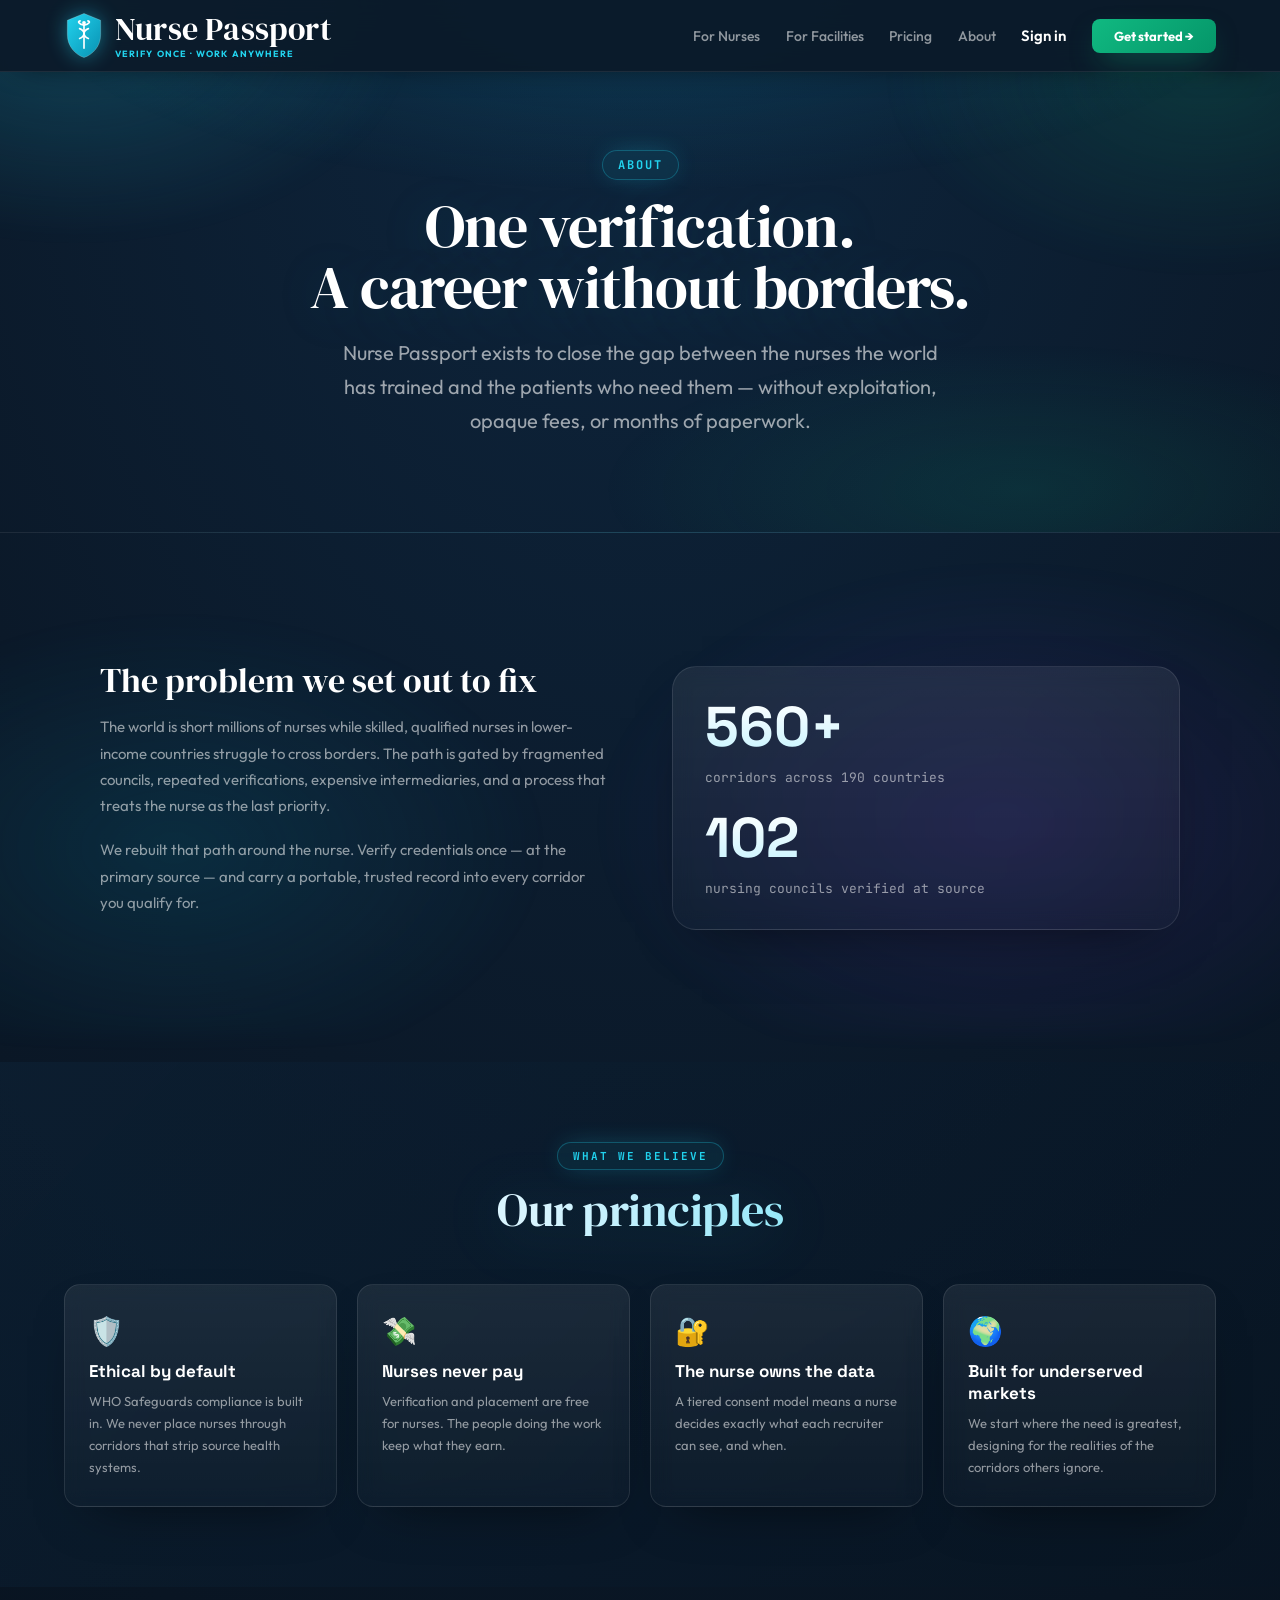
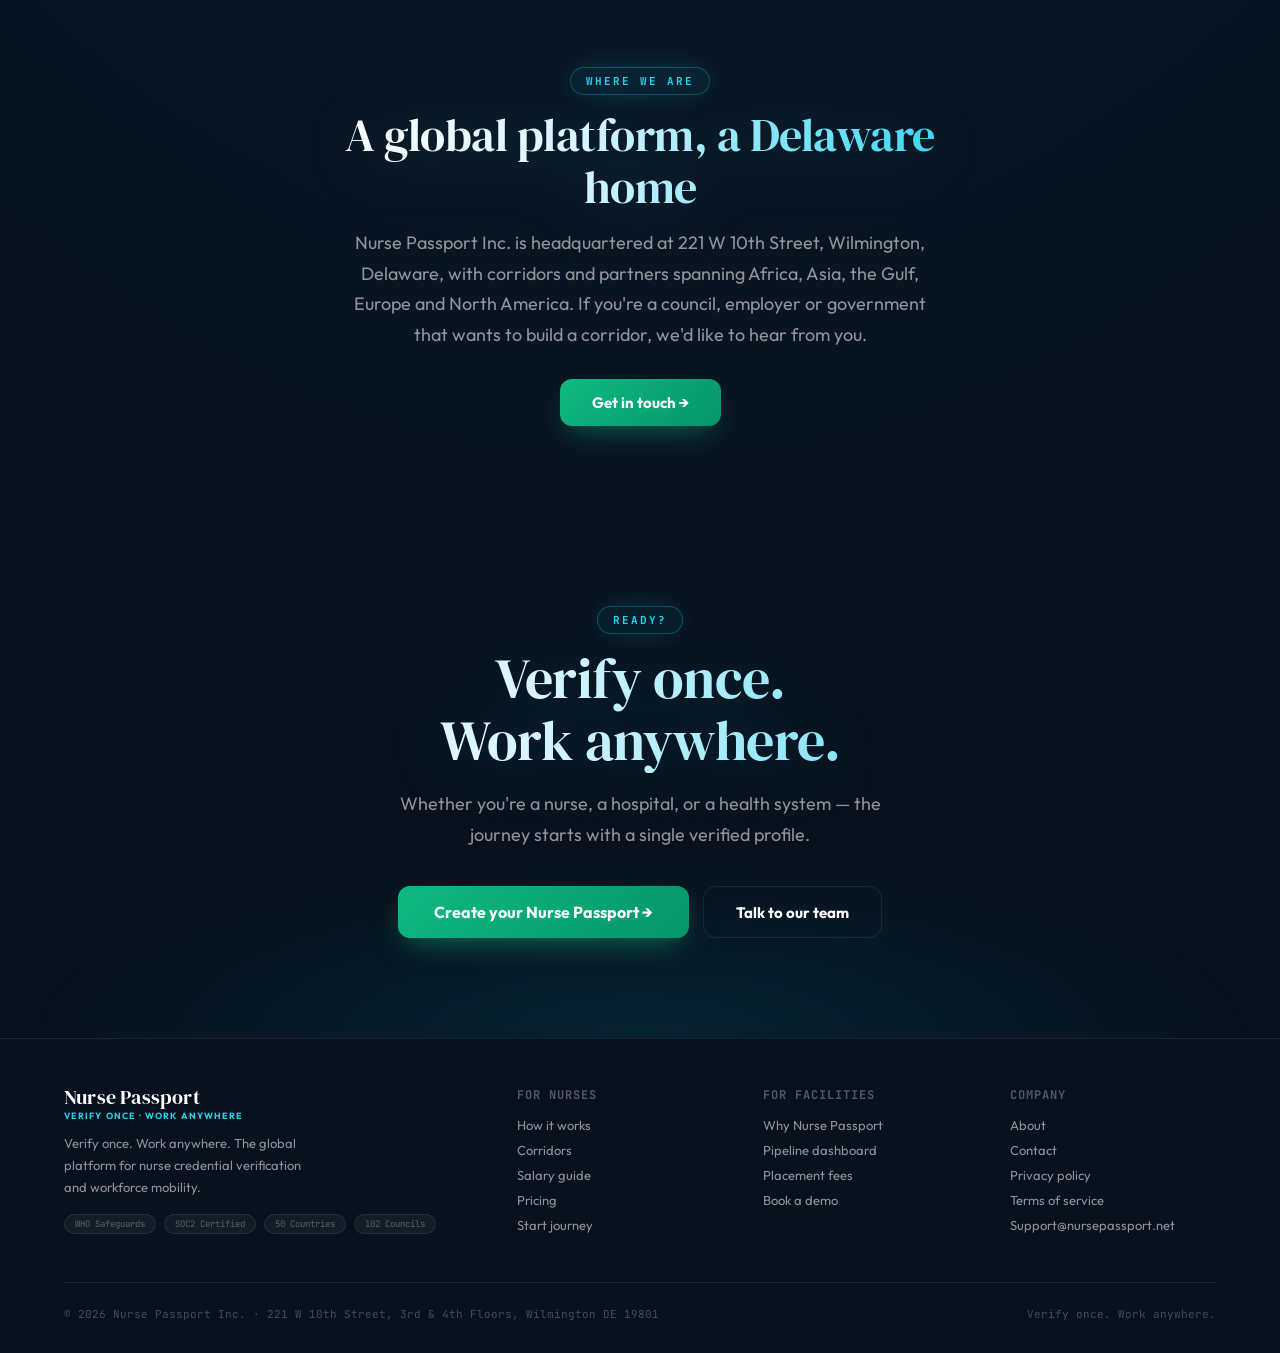
<file: about.html>
<!DOCTYPE html>
<html lang="en">
<head>
<meta charset="UTF-8"/>
<meta name="viewport" content="width=device-width, initial-scale=1.0"/>
<meta name="description" content="Nurse Passport closes the gap between the nurses the world has trained and the patients who need them — ethically, transparently, and without months of paperwork."/>
<meta name="theme-color" content="#0B1929"/>
<meta property="og:title" content="About — Nurse Passport"/>
<meta property="og:description" content="Nurse Passport closes the gap between the nurses the world has trained and the patients who need them — ethically, transparently, and without months of paperwork."/>
<meta property="og:image" content="https://nursepassport.net/og-image.png"/>
<meta property="og:url" content="https://nursepassport.net/about.html"/>
<meta property="og:type" content="website"/>
<meta name="twitter:card" content="summary_large_image"/>
<meta name="robots" content="index,follow,max-image-preview:large"/>
<link rel="canonical" href="https://nursepassport.net/about.html"/>
<title>About — Nurse Passport</title>
<link rel="icon" href="data:image/svg+xml,<svg xmlns='http://www.w3.org/2000/svg' viewBox='0 0 32 32'><rect width='32' height='32' rx='7' fill='%230B1929'/><path d='M16 4L26 8V16C26 23 21 27 16 29C11 27 6 23 6 16V8Z' fill='%2322d3ee'/><g stroke='white' stroke-width='1.6' stroke-linecap='round'><line x1='16' y1='10' x2='16' y2='23'/><line x1='16' y1='13' x2='12' y2='11'/><line x1='16' y1='13' x2='20' y2='11'/></g><circle cx='16' cy='8.5' r='1.4' fill='white'/></svg>"/>
<link rel="preconnect" href="https://fonts.googleapis.com"/>
<link rel="preconnect" href="https://fonts.gstatic.com" crossorigin/>
<link href="https://fonts.googleapis.com/css2?family=DM+Serif+Display:ital@0;1&family=Space+Grotesk:wght@400;500;600;700;800&family=Outfit:wght@300;400;500;600;700;800&family=JetBrains+Mono:wght@400;500;600&display=swap" rel="stylesheet"/>
<link rel="stylesheet" href="styles.css"/>
<script type="application/ld+json">
{"@context":"https://schema.org","@type":"Organization","name":"Nurse Passport Inc.","url":"https://nursepassport.net/","logo":"https://nursepassport.net/og-image.png","description":"Global nursing credential verification and workforce mobility platform.","slogan":"Verify once. Work anywhere.","email":"Support@nursepassport.net","address":{"@type":"PostalAddress","streetAddress":"221 W 10th Street, 3rd & 4th Floors","addressLocality":"Wilmington","addressRegion":"DE","postalCode":"19801","addressCountry":"US"}}
</script>
</head>
<body>

<!-- ── NAV ─────────────────────────────────────────── -->
<nav>
  <a href="index.html" class="logo" aria-label="Nurse Passport home">
    <svg class="logo-shield" viewBox="0 0 40 48" xmlns="http://www.w3.org/2000/svg" aria-hidden="true">
      <defs>
        <linearGradient id="npShield" x1="0" y1="0" x2="1" y2="1">
          <stop offset="0" stop-color="#22d3ee"/><stop offset="1" stop-color="#0891b2"/>
        </linearGradient>
      </defs>
      <path d="M20 1.5 L37 8.5 V23 C37 35 29 43.5 20 46.5 C11 43.5 3 35 3 23 V8.5 Z" fill="url(#npShield)" stroke="rgba(255,255,255,.22)" stroke-width="1"/>
      <g stroke="#fff" stroke-width="1.7" fill="none" stroke-linecap="round" stroke-linejoin="round">
        <line x1="20" y1="13" x2="20" y2="37"/>
        <path d="M20 13.5 C14.5 12.5 13 9.5 16 9"/>
        <path d="M20 13.5 C25.5 12.5 27 9.5 24 9"/>
        <path d="M15.5 17 C24 20 16 24 24.5 27"/>
        <path d="M24.5 17 C16 20 24 24 15.5 27"/>
      </g>
      <circle cx="20" cy="11" r="1.9" fill="#fff"/>
    </svg>
    <span class="logo-text">
      <span class="logo-name">Nurse Passport</span>
      <span class="logo-tag">Verify Once · Work Anywhere</span>
    </span>
  </a>
  <div class="nav-right">
    <div class="nav-links">
      <a href="for-nurses.html">For Nurses</a>
      <a href="for-facilities.html">For Facilities</a>
      <a href="pricing.html">Pricing</a>
      <a href="about.html" class="active">About</a>
    </div>
    <a href="app.html" class="nav-signin">Sign in</a>
    <a href="app.html" class="btn btn-primary nav-cta">Get started →</a>
    <div class="hamburger" onclick="toggleMenu()" id="ham" role="button" aria-label="Open menu" aria-expanded="false" tabindex="0">
      <span></span><span></span><span></span>
    </div>
  </div>
</nav>

<!-- Mobile menu -->
<div class="mobile-menu" id="mobileMenu">
  <a href="for-nurses.html" onclick="toggleMenu()">For Nurses</a>
  <a href="for-facilities.html" onclick="toggleMenu()">For Facilities</a>
  <a href="pricing.html" onclick="toggleMenu()">Pricing</a>
  <a href="about.html" onclick="toggleMenu()">About</a>
  <a href="app.html" class="btn btn-ghost">Sign in</a>
  <a href="app.html" class="btn btn-primary">Create your Nurse Passport →</a>
</div>

<section class="page-hero">
  <div class="eyebrow">About</div>
  <h1>One verification.<br/>A career without borders.</h1>
  <p>Nurse Passport exists to close the gap between the nurses the world has trained and the patients who need them — without exploitation, opaque fees, or months of paperwork.</p>
</section>

<section>
  <div class="feature-row">
    <div class="feature-copy">
      <h3>The problem we set out to fix</h3>
      <p>The world is short millions of nurses while skilled, qualified nurses in lower-income countries struggle to cross borders. The path is gated by fragmented councils, repeated verifications, expensive intermediaries, and a process that treats the nurse as the last priority.</p>
      <p>We rebuilt that path around the nurse. Verify credentials once — at the primary source — and carry a portable, trusted record into every corridor you qualify for.</p>
    </div>
    <div class="feature-visual">
      <div class="feature-stat">560+</div><div class="feature-stat-lbl">corridors across 190 countries</div>
      <div class="feature-stat" style="margin-top:10px">102</div><div class="feature-stat-lbl">nursing councils verified at source</div>
    </div>
  </div>
</section>

<section class="nurses-section">
  <div class="center"><div class="section-tag">What we believe</div><h2>Our principles</h2></div>
  <div class="steps">
    <div class="step-card"><span class="step-icon">🛡️</span><h3>Ethical by default</h3><p>WHO Safeguards compliance is built in. We never place nurses through corridors that strip source health systems.</p></div>
    <div class="step-card"><span class="step-icon">💸</span><h3>Nurses never pay</h3><p>Verification and placement are free for nurses. The people doing the work keep what they earn.</p></div>
    <div class="step-card"><span class="step-icon">🔐</span><h3>The nurse owns the data</h3><p>A tiered consent model means a nurse decides exactly what each recruiter can see, and when.</p></div>
    <div class="step-card"><span class="step-icon">🌍</span><h3>Built for underserved markets</h3><p>We start where the need is greatest, designing for the realities of the corridors others ignore.</p></div>
  </div>
</section>

<section>
  <div class="center" style="max-width:680px;margin:0 auto">
    <div class="section-tag center">Where we are</div>
    <h2>A global platform, a Delaware home</h2>
    <p class="section-sub" style="margin:0 auto">Nurse Passport Inc. is headquartered at 221 W 10th Street, Wilmington, Delaware, with corridors and partners spanning Africa, Asia, the Gulf, Europe and North America. If you're a council, employer or government that wants to build a corridor, we'd like to hear from you.</p>
    <div style="margin-top:28px"><a href="contact.html" class="btn btn-primary btn-lg">Get in touch →</a></div>
  </div>
</section>

<section class="cta-section">
  <div class="section-tag center">Ready?</div>
  <h2>Verify once.<br/>Work anywhere.</h2>
  <p>Whether you're a nurse, a hospital, or a health system — the journey starts with a single verified profile.</p>
  <div class="cta-pair"><a href="app.html" class="btn btn-primary btn-xl">Create your Nurse Passport →</a><a href="contact.html" class="btn btn-ghost btn-lg">Talk to our team</a></div>
</section>

<!-- ── FOOTER ─────────────────────────────────────── -->
<footer>
  <div class="footer-brand">
    <a href="index.html" class="logo"><span class="logo-text"><span class="logo-name">Nurse Passport</span><span class="logo-tag">Verify Once · Work Anywhere</span></span></a>
    <p>Verify once. Work anywhere. The global platform for nurse credential verification and workforce mobility.</p>
    <div class="footer-badges" style="margin-top:16px">
      <span class="badge">WHO Safeguards</span>
      <span class="badge">SOC2 Certified</span>
      <span class="badge">50 Countries</span>
      <span class="badge">102 Councils</span>
    </div>
  </div>
  <div class="footer-col">
    <h4>For Nurses</h4>
    <a href="for-nurses.html">How it works</a>
    <a href="for-nurses.html#corridors">Corridors</a>
    <a href="for-nurses.html#salaries">Salary guide</a>
    <a href="pricing.html">Pricing</a>
    <a href="app.html">Start journey</a>
  </div>
  <div class="footer-col">
    <h4>For Facilities</h4>
    <a href="for-facilities.html">Why Nurse Passport</a>
    <a href="for-facilities.html#pipeline">Pipeline dashboard</a>
    <a href="pricing.html#facilities">Placement fees</a>
    <a href="app.html#facility">Book a demo</a>
  </div>
  <div class="footer-col">
    <h4>Company</h4>
    <a href="about.html">About</a>
    <a href="contact.html">Contact</a>
    <a href="privacy.html">Privacy policy</a>
    <a href="terms.html">Terms of service</a>
    <a href="mailto:Support@nursepassport.net">Support@nursepassport.net</a>
  </div>
  <div class="footer-bottom">
    <span>© 2026 Nurse Passport Inc. · 221 W 10th Street, 3rd &amp; 4th Floors, Wilmington DE 19801</span>
    <span>Verify once. Work anywhere.</span>
  </div>
</footer>

<script>
document.documentElement.classList.add('js');
function toggleMenu(){
  const m=document.getElementById('mobileMenu');
  const h=document.getElementById('ham');
  const open=m.classList.toggle('open');
  h.setAttribute('aria-expanded',open?'true':'false');
  h.setAttribute('aria-label',open?'Close menu':'Open menu');
  h.style.gap=open?'0':'5px';
  const spans=h.querySelectorAll('span');
  if(open){
    spans[0].style.transform='rotate(45deg) translate(5px,5px)';
    spans[1].style.opacity='0';
    spans[2].style.transform='rotate(-45deg) translate(5px,-5px)';
  } else {
    spans.forEach(s=>{s.style.transform='';s.style.opacity='';});
  }
}
// Close menu on outside click
document.addEventListener('click',function(e){
  const menu=document.getElementById('mobileMenu');
  const ham=document.getElementById('ham');
  if(menu.classList.contains('open') && !menu.contains(e.target) && !ham.contains(e.target)){
    toggleMenu();
  }
});
// Smooth scroll for anchor links
document.querySelectorAll('a[href^="#"]').forEach(a=>{
  a.addEventListener('click',function(e){
    const target=document.querySelector(this.getAttribute('href'));
    if(target){e.preventDefault();target.scrollIntoView({behavior:'smooth',block:'start'});}
  });
});
// Nav scroll effect
window.addEventListener('scroll',function(){
  const nav=document.querySelector('nav');
  nav.style.background=window.scrollY>20?'rgba(11,25,41,.97)':'rgba(11,25,41,.92)';
});

// ── FAQ accordion ──
function toggleFaq(btn){
  const item=btn.closest('.faq-item');
  const ans=item.querySelector('.faq-a');
  const open=item.classList.toggle('open');
  btn.setAttribute('aria-expanded',open?'true':'false');
  ans.style.maxHeight=open?ans.scrollHeight+'px':'0';
}

// ── Animated stat counters ──
function animateCount(el){
  const raw=el.dataset.target;
  const num=parseFloat(raw.replace(/[^0-9.]/g,''));
  const suffix=raw.replace(/[0-9.,]/g,'');
  const hasPlus=/\+/.test(raw);
  if(isNaN(num)){el.textContent=raw;return;}
  const dur=1400,start=performance.now();
  function tick(now){
    const p=Math.min((now-start)/dur,1);
    const eased=1-Math.pow(1-p,3);
    const val=Math.round(num*eased);
    el.textContent=val.toLocaleString()+suffix.replace('+','')+(hasPlus?'+':'');
    if(p<1)requestAnimationFrame(tick);else el.textContent=raw;
  }
  requestAnimationFrame(tick);
}

// ── Tag elements for reveal + prep counters ──
(function(){
  const groups=[
    ['.section-tag',0],['h2',0],['.section-sub',0],
    ['.step-card',1],['.facility-card',1],['.corridor-pill',1],
    ['.testimonial-card',0],['.faq-item',1],['.journey-preview',0],['.cta-pair',0]
  ];
  groups.forEach(([sel,stagger])=>{
    document.querySelectorAll(sel).forEach((el,i)=>{
      el.classList.add('reveal');
      if(stagger)el.setAttribute('data-d',(i%4)+1);
    });
  });
  // prep stat values
  document.querySelectorAll('.stat-val').forEach(el=>{el.dataset.target=el.textContent;});
})();

// ── IntersectionObserver: reveals, counters, salary bars ──
const reduce=window.matchMedia('(prefers-reduced-motion:reduce)').matches;
if('IntersectionObserver'in window && !reduce){
  const io=new IntersectionObserver((entries,obs)=>{
    entries.forEach(e=>{
      if(!e.isIntersecting)return;
      const el=e.target;
      el.classList.add('in');
      if(el.classList.contains('stats-strip')||el.classList.contains('hero-stats')){
        el.querySelectorAll('.stat-val').forEach(animateCount);
      }
      obs.unobserve(el);
    });
  },{threshold:0,rootMargin:'0px 0px -8% 0px'});
  document.querySelectorAll('.reveal,.salary-row,.stats-strip,.hero-stats').forEach(el=>io.observe(el));
  // safety net: reveal everything after 1.5s no matter what
  setTimeout(function(){document.querySelectorAll('.reveal,.salary-row').forEach(el=>el.classList.add('in'));},1500);
}else{
  document.querySelectorAll('.reveal').forEach(el=>el.classList.add('in'));
  document.querySelectorAll('.salary-row').forEach(el=>el.classList.add('in'));
}

// ── Corridor toggle: Domestic / Global (scoped per section) ──
function switchCorridors(mode,btn){
  const scope=btn.closest('section')||document;
  scope.querySelectorAll('.seg button').forEach(b=>b.classList.toggle('active',b===btn));
  scope.querySelectorAll('.corr-group').forEach(g=>{
    const on=g.dataset.mode===mode;
    g.classList.toggle('show',on);
    if(on)g.querySelectorAll('.reveal').forEach(el=>el.classList.add('in'));
  });
}

</script>
</body>
</html>
</file>
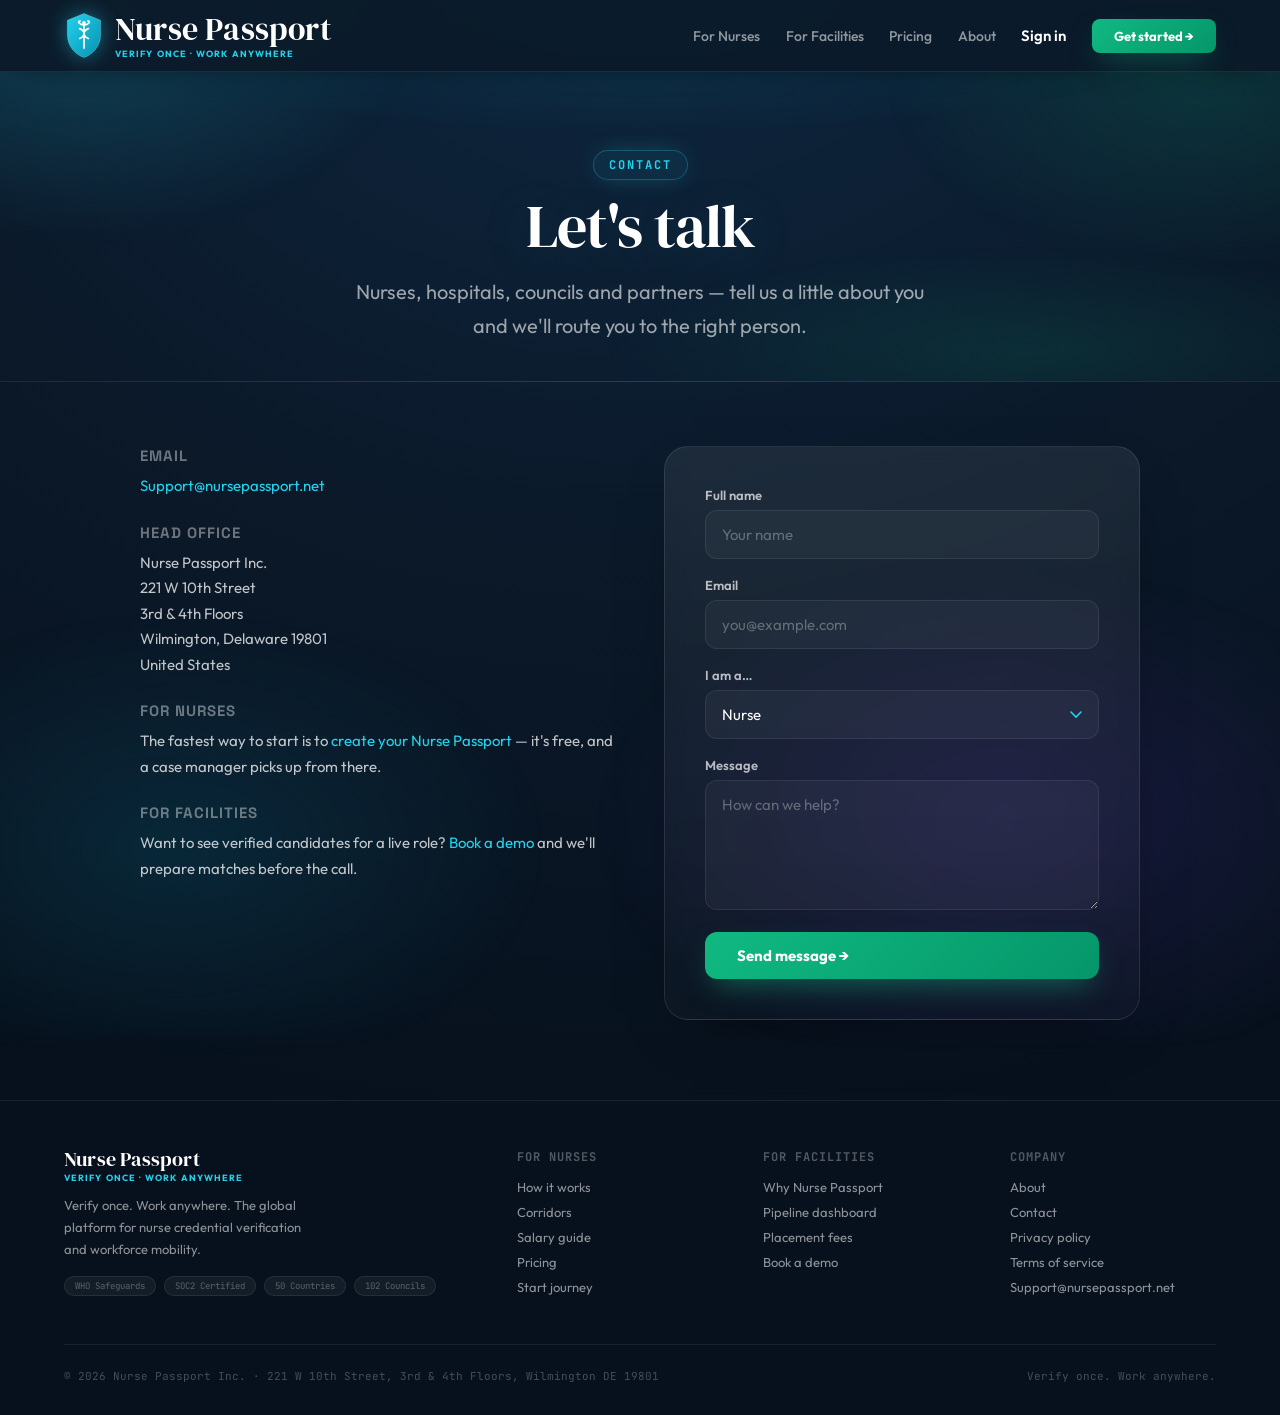
<file: contact.html>
<!DOCTYPE html>
<html lang="en">
<head>
<meta charset="UTF-8"/>
<meta name="viewport" content="width=device-width, initial-scale=1.0"/>
<meta name="description" content="Get in touch with Nurse Passport. For nurses, hospitals, nursing councils and government partners. Email Support@nursepassport.net."/>
<meta name="theme-color" content="#0B1929"/>
<meta property="og:title" content="Contact — Nurse Passport"/>
<meta property="og:description" content="Get in touch with Nurse Passport. For nurses, hospitals, nursing councils and government partners. Email Support@nursepassport.net."/>
<meta property="og:image" content="https://nursepassport.net/og-image.png"/>
<meta property="og:url" content="https://nursepassport.net/contact.html"/>
<meta property="og:type" content="website"/>
<meta name="twitter:card" content="summary_large_image"/>
<meta name="robots" content="index,follow,max-image-preview:large"/>
<link rel="canonical" href="https://nursepassport.net/contact.html"/>
<title>Contact — Nurse Passport</title>
<link rel="icon" href="data:image/svg+xml,<svg xmlns='http://www.w3.org/2000/svg' viewBox='0 0 32 32'><rect width='32' height='32' rx='7' fill='%230B1929'/><path d='M16 4L26 8V16C26 23 21 27 16 29C11 27 6 23 6 16V8Z' fill='%2322d3ee'/><g stroke='white' stroke-width='1.6' stroke-linecap='round'><line x1='16' y1='10' x2='16' y2='23'/><line x1='16' y1='13' x2='12' y2='11'/><line x1='16' y1='13' x2='20' y2='11'/></g><circle cx='16' cy='8.5' r='1.4' fill='white'/></svg>"/>
<link rel="preconnect" href="https://fonts.googleapis.com"/>
<link rel="preconnect" href="https://fonts.gstatic.com" crossorigin/>
<link href="https://fonts.googleapis.com/css2?family=DM+Serif+Display:ital@0;1&family=Space+Grotesk:wght@400;500;600;700;800&family=Outfit:wght@300;400;500;600;700;800&family=JetBrains+Mono:wght@400;500;600&display=swap" rel="stylesheet"/>
<link rel="stylesheet" href="styles.css"/>
<script type="application/ld+json">
{"@context":"https://schema.org","@type":"Organization","name":"Nurse Passport Inc.","url":"https://nursepassport.net/","logo":"https://nursepassport.net/og-image.png","description":"Global nursing credential verification and workforce mobility platform.","slogan":"Verify once. Work anywhere.","email":"Support@nursepassport.net","address":{"@type":"PostalAddress","streetAddress":"221 W 10th Street, 3rd & 4th Floors","addressLocality":"Wilmington","addressRegion":"DE","postalCode":"19801","addressCountry":"US"}}
</script>
<script>window.addEventListener('DOMContentLoaded',function(){if(new URLSearchParams(location.search).get('sent')){var n=document.getElementById('sentNote');if(n)n.style.display='block';}});</script>
</head>
<body>

<!-- ── NAV ─────────────────────────────────────────── -->
<nav>
  <a href="index.html" class="logo" aria-label="Nurse Passport home">
    <svg class="logo-shield" viewBox="0 0 40 48" xmlns="http://www.w3.org/2000/svg" aria-hidden="true">
      <defs>
        <linearGradient id="npShield" x1="0" y1="0" x2="1" y2="1">
          <stop offset="0" stop-color="#22d3ee"/><stop offset="1" stop-color="#0891b2"/>
        </linearGradient>
      </defs>
      <path d="M20 1.5 L37 8.5 V23 C37 35 29 43.5 20 46.5 C11 43.5 3 35 3 23 V8.5 Z" fill="url(#npShield)" stroke="rgba(255,255,255,.22)" stroke-width="1"/>
      <g stroke="#fff" stroke-width="1.7" fill="none" stroke-linecap="round" stroke-linejoin="round">
        <line x1="20" y1="13" x2="20" y2="37"/>
        <path d="M20 13.5 C14.5 12.5 13 9.5 16 9"/>
        <path d="M20 13.5 C25.5 12.5 27 9.5 24 9"/>
        <path d="M15.5 17 C24 20 16 24 24.5 27"/>
        <path d="M24.5 17 C16 20 24 24 15.5 27"/>
      </g>
      <circle cx="20" cy="11" r="1.9" fill="#fff"/>
    </svg>
    <span class="logo-text">
      <span class="logo-name">Nurse Passport</span>
      <span class="logo-tag">Verify Once · Work Anywhere</span>
    </span>
  </a>
  <div class="nav-right">
    <div class="nav-links">
      <a href="for-nurses.html">For Nurses</a>
      <a href="for-facilities.html">For Facilities</a>
      <a href="pricing.html">Pricing</a>
      <a href="about.html">About</a>
    </div>
    <a href="app.html" class="nav-signin">Sign in</a>
    <a href="app.html" class="btn btn-primary nav-cta">Get started →</a>
    <div class="hamburger" onclick="toggleMenu()" id="ham" role="button" aria-label="Open menu" aria-expanded="false" tabindex="0">
      <span></span><span></span><span></span>
    </div>
  </div>
</nav>

<!-- Mobile menu -->
<div class="mobile-menu" id="mobileMenu">
  <a href="for-nurses.html" onclick="toggleMenu()">For Nurses</a>
  <a href="for-facilities.html" onclick="toggleMenu()">For Facilities</a>
  <a href="pricing.html" onclick="toggleMenu()">Pricing</a>
  <a href="about.html" onclick="toggleMenu()">About</a>
  <a href="app.html" class="btn btn-ghost">Sign in</a>
  <a href="app.html" class="btn btn-primary">Create your Nurse Passport →</a>
</div>

<section class="page-hero" style="padding-bottom:8px">
  <div class="eyebrow">Contact</div>
  <h1>Let's talk</h1>
  <p>Nurses, hospitals, councils and partners — tell us a little about you and we'll route you to the right person.</p>
</section>

<section style="padding-top:8px">
  <div class="contact-grid">
    <div class="contact-info">
      <h3>Email</h3>
      <p><a href="mailto:Support@nursepassport.net">Support@nursepassport.net</a></p>
      <h3>Head office</h3>
      <p>Nurse Passport Inc.<br/>221 W 10th Street<br/>3rd &amp; 4th Floors<br/>Wilmington, Delaware 19801<br/>United States</p>
      <h3>For nurses</h3>
      <p>The fastest way to start is to <a href="app.html">create your Nurse Passport</a> — it's free, and a case manager picks up from there.</p>
      <h3>For facilities</h3>
      <p>Want to see verified candidates for a live role? <a href="app.html#facility">Book a demo</a> and we'll prepare matches before the call.</p>
    </div>
    <div class="form-card">
      <form name="contact" method="POST" data-netlify="true" netlify-honeypot="bot-field" action="contact.html?sent=1">
        <input type="hidden" name="form-name" value="contact"/>
        <p style="display:none"><label>Don't fill this out: <input name="bot-field"/></label></p>
        <div class="form-grid">
          <div class="field"><label for="name">Full name</label><input id="name" name="name" type="text" placeholder="Your name" required/></div>
          <div class="field"><label for="email">Email</label><input id="email" name="email" type="email" placeholder="you@example.com" required/></div>
          <div class="field"><label for="role">I am a…</label>
            <select id="role" name="role">
              <option>Nurse</option><option>Hospital / health system</option><option>Nursing council / regulator</option><option>Government / programme</option><option>Other</option>
            </select>
          </div>
          <div class="field"><label for="message">Message</label><textarea id="message" name="message" placeholder="How can we help?" required></textarea></div>
          <button type="submit" class="btn btn-primary btn-lg">Send message →</button>
          <div id="sentNote" style="display:none;font-size:14px;color:var(--green-l);text-align:center">Thanks — your message is on its way. We'll be in touch shortly.</div>
        </div>
      </form>
    </div>
  </div>
</section>

<!-- ── FOOTER ─────────────────────────────────────── -->
<footer>
  <div class="footer-brand">
    <a href="index.html" class="logo"><span class="logo-text"><span class="logo-name">Nurse Passport</span><span class="logo-tag">Verify Once · Work Anywhere</span></span></a>
    <p>Verify once. Work anywhere. The global platform for nurse credential verification and workforce mobility.</p>
    <div class="footer-badges" style="margin-top:16px">
      <span class="badge">WHO Safeguards</span>
      <span class="badge">SOC2 Certified</span>
      <span class="badge">50 Countries</span>
      <span class="badge">102 Councils</span>
    </div>
  </div>
  <div class="footer-col">
    <h4>For Nurses</h4>
    <a href="for-nurses.html">How it works</a>
    <a href="for-nurses.html#corridors">Corridors</a>
    <a href="for-nurses.html#salaries">Salary guide</a>
    <a href="pricing.html">Pricing</a>
    <a href="app.html">Start journey</a>
  </div>
  <div class="footer-col">
    <h4>For Facilities</h4>
    <a href="for-facilities.html">Why Nurse Passport</a>
    <a href="for-facilities.html#pipeline">Pipeline dashboard</a>
    <a href="pricing.html#facilities">Placement fees</a>
    <a href="app.html#facility">Book a demo</a>
  </div>
  <div class="footer-col">
    <h4>Company</h4>
    <a href="about.html">About</a>
    <a href="contact.html">Contact</a>
    <a href="privacy.html">Privacy policy</a>
    <a href="terms.html">Terms of service</a>
    <a href="mailto:Support@nursepassport.net">Support@nursepassport.net</a>
  </div>
  <div class="footer-bottom">
    <span>© 2026 Nurse Passport Inc. · 221 W 10th Street, 3rd &amp; 4th Floors, Wilmington DE 19801</span>
    <span>Verify once. Work anywhere.</span>
  </div>
</footer>

<script>
document.documentElement.classList.add('js');
function toggleMenu(){
  const m=document.getElementById('mobileMenu');
  const h=document.getElementById('ham');
  const open=m.classList.toggle('open');
  h.setAttribute('aria-expanded',open?'true':'false');
  h.setAttribute('aria-label',open?'Close menu':'Open menu');
  h.style.gap=open?'0':'5px';
  const spans=h.querySelectorAll('span');
  if(open){
    spans[0].style.transform='rotate(45deg) translate(5px,5px)';
    spans[1].style.opacity='0';
    spans[2].style.transform='rotate(-45deg) translate(5px,-5px)';
  } else {
    spans.forEach(s=>{s.style.transform='';s.style.opacity='';});
  }
}
// Close menu on outside click
document.addEventListener('click',function(e){
  const menu=document.getElementById('mobileMenu');
  const ham=document.getElementById('ham');
  if(menu.classList.contains('open') && !menu.contains(e.target) && !ham.contains(e.target)){
    toggleMenu();
  }
});
// Smooth scroll for anchor links
document.querySelectorAll('a[href^="#"]').forEach(a=>{
  a.addEventListener('click',function(e){
    const target=document.querySelector(this.getAttribute('href'));
    if(target){e.preventDefault();target.scrollIntoView({behavior:'smooth',block:'start'});}
  });
});
// Nav scroll effect
window.addEventListener('scroll',function(){
  const nav=document.querySelector('nav');
  nav.style.background=window.scrollY>20?'rgba(11,25,41,.97)':'rgba(11,25,41,.92)';
});

// ── FAQ accordion ──
function toggleFaq(btn){
  const item=btn.closest('.faq-item');
  const ans=item.querySelector('.faq-a');
  const open=item.classList.toggle('open');
  btn.setAttribute('aria-expanded',open?'true':'false');
  ans.style.maxHeight=open?ans.scrollHeight+'px':'0';
}

// ── Animated stat counters ──
function animateCount(el){
  const raw=el.dataset.target;
  const num=parseFloat(raw.replace(/[^0-9.]/g,''));
  const suffix=raw.replace(/[0-9.,]/g,'');
  const hasPlus=/\+/.test(raw);
  if(isNaN(num)){el.textContent=raw;return;}
  const dur=1400,start=performance.now();
  function tick(now){
    const p=Math.min((now-start)/dur,1);
    const eased=1-Math.pow(1-p,3);
    const val=Math.round(num*eased);
    el.textContent=val.toLocaleString()+suffix.replace('+','')+(hasPlus?'+':'');
    if(p<1)requestAnimationFrame(tick);else el.textContent=raw;
  }
  requestAnimationFrame(tick);
}

// ── Tag elements for reveal + prep counters ──
(function(){
  const groups=[
    ['.section-tag',0],['h2',0],['.section-sub',0],
    ['.step-card',1],['.facility-card',1],['.corridor-pill',1],
    ['.testimonial-card',0],['.faq-item',1],['.journey-preview',0],['.cta-pair',0]
  ];
  groups.forEach(([sel,stagger])=>{
    document.querySelectorAll(sel).forEach((el,i)=>{
      el.classList.add('reveal');
      if(stagger)el.setAttribute('data-d',(i%4)+1);
    });
  });
  // prep stat values
  document.querySelectorAll('.stat-val').forEach(el=>{el.dataset.target=el.textContent;});
})();

// ── IntersectionObserver: reveals, counters, salary bars ──
const reduce=window.matchMedia('(prefers-reduced-motion:reduce)').matches;
if('IntersectionObserver'in window && !reduce){
  const io=new IntersectionObserver((entries,obs)=>{
    entries.forEach(e=>{
      if(!e.isIntersecting)return;
      const el=e.target;
      el.classList.add('in');
      if(el.classList.contains('stats-strip')||el.classList.contains('hero-stats')){
        el.querySelectorAll('.stat-val').forEach(animateCount);
      }
      obs.unobserve(el);
    });
  },{threshold:0,rootMargin:'0px 0px -8% 0px'});
  document.querySelectorAll('.reveal,.salary-row,.stats-strip,.hero-stats').forEach(el=>io.observe(el));
  // safety net: reveal everything after 1.5s no matter what
  setTimeout(function(){document.querySelectorAll('.reveal,.salary-row').forEach(el=>el.classList.add('in'));},1500);
}else{
  document.querySelectorAll('.reveal').forEach(el=>el.classList.add('in'));
  document.querySelectorAll('.salary-row').forEach(el=>el.classList.add('in'));
}

// ── Corridor toggle: Domestic / Global (scoped per section) ──
function switchCorridors(mode,btn){
  const scope=btn.closest('section')||document;
  scope.querySelectorAll('.seg button').forEach(b=>b.classList.toggle('active',b===btn));
  scope.querySelectorAll('.corr-group').forEach(g=>{
    const on=g.dataset.mode===mode;
    g.classList.toggle('show',on);
    if(on)g.querySelectorAll('.reveal').forEach(el=>el.classList.add('in'));
  });
}

</script>
</body>
</html>
</file>
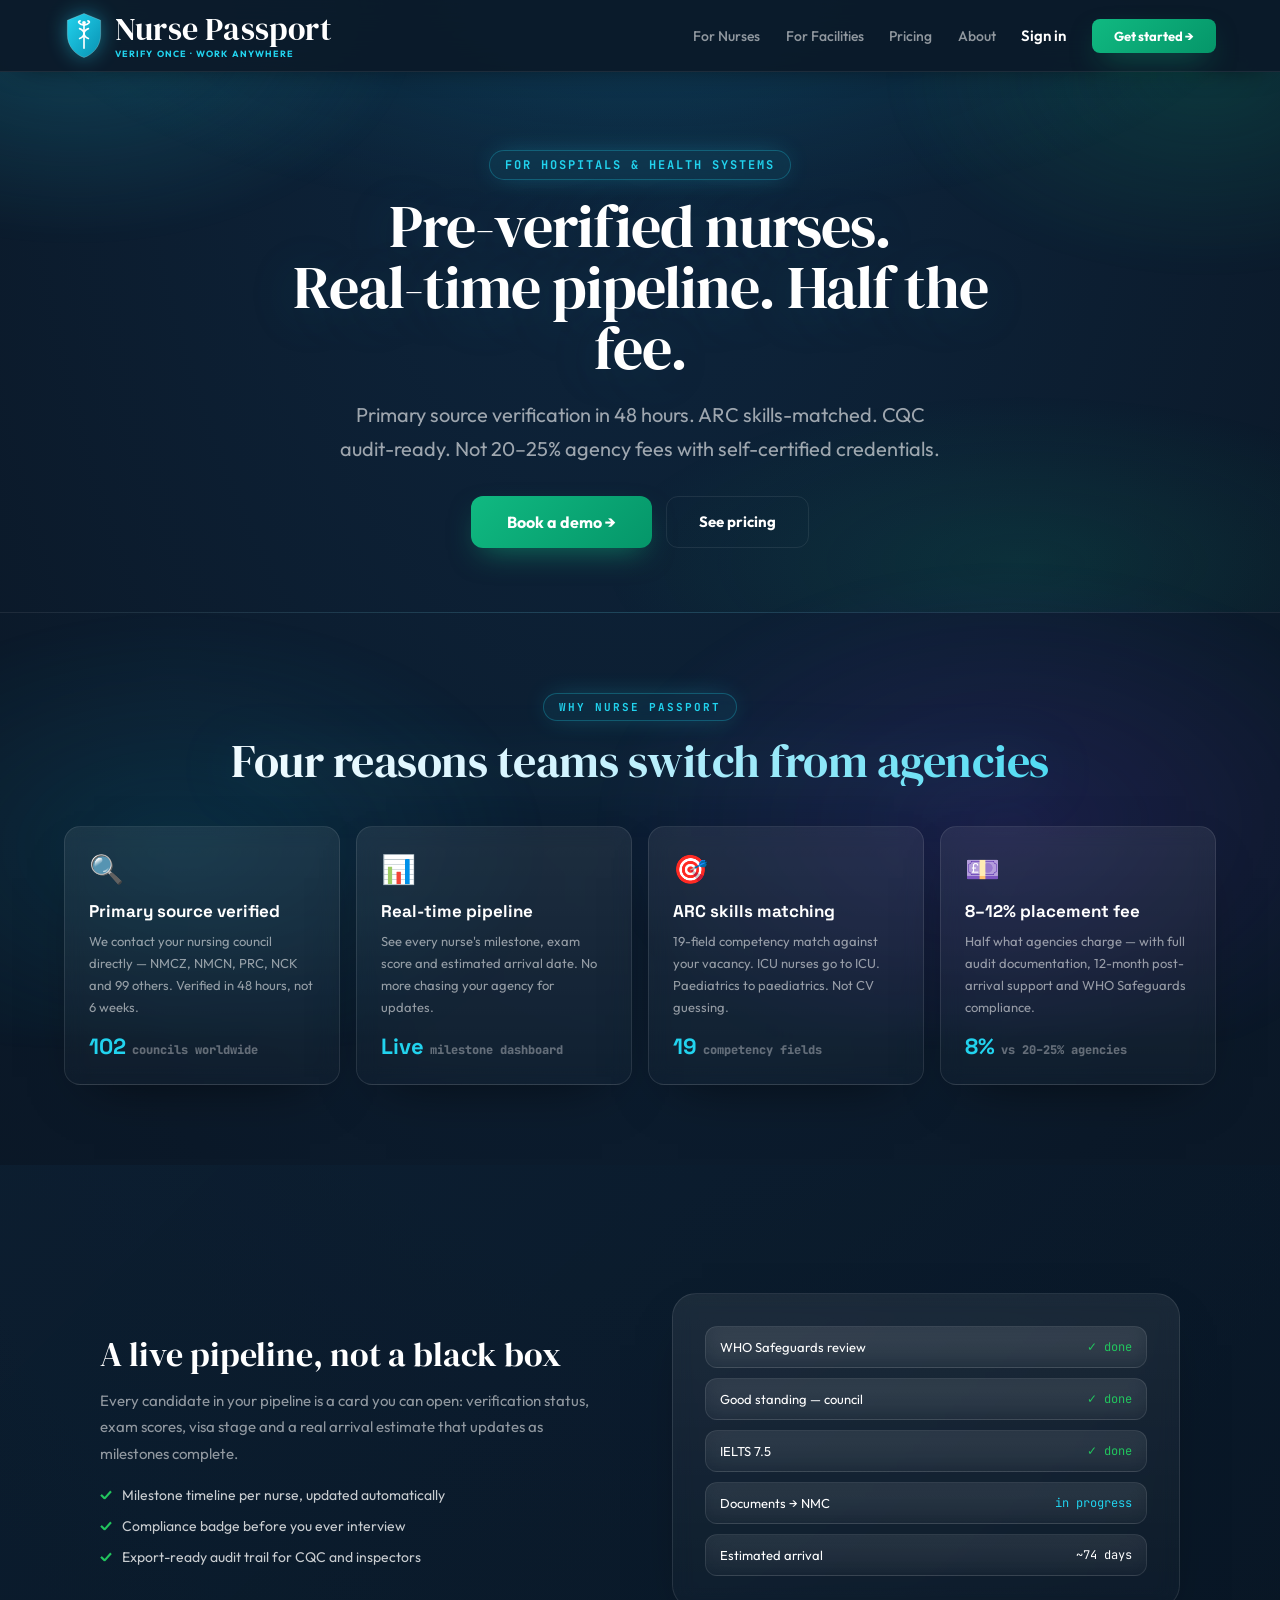
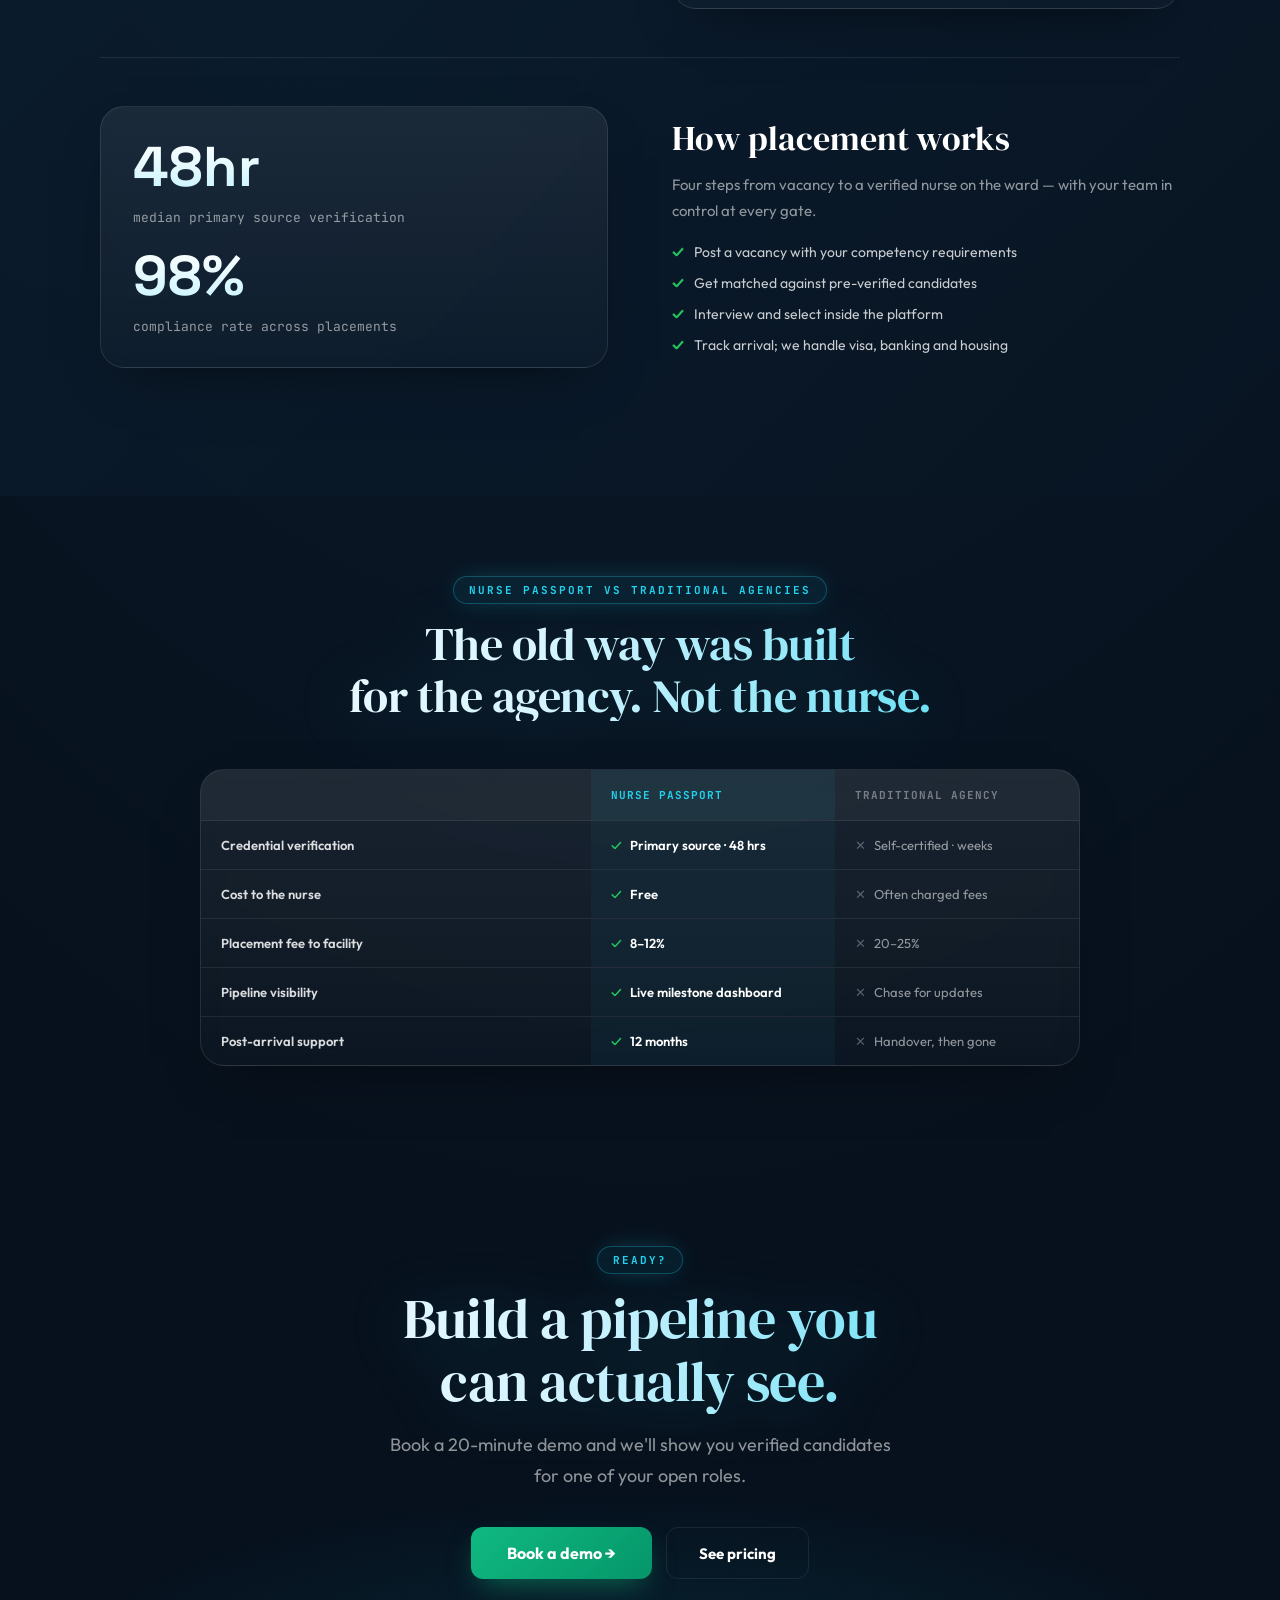
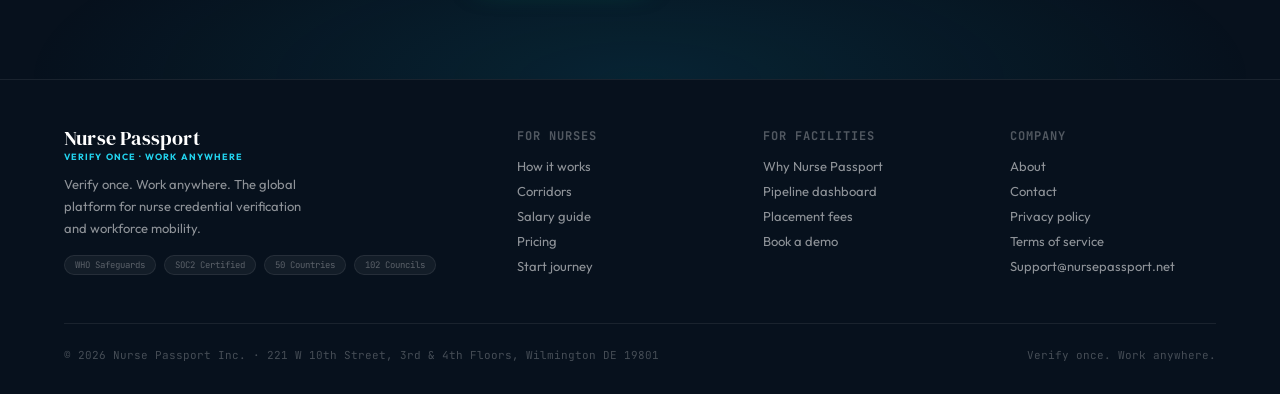
<file: for-facilities.html>
<!DOCTYPE html>
<html lang="en">
<head>
<meta charset="UTF-8"/>
<meta name="viewport" content="width=device-width, initial-scale=1.0"/>
<meta name="description" content="Hire primary-source-verified nurses with a real-time pipeline and an 8–12% placement fee — half what agencies charge. CQC audit-ready and WHO Safeguards compliant."/>
<meta name="theme-color" content="#0B1929"/>
<meta property="og:title" content="For Facilities — Nurse Passport"/>
<meta property="og:description" content="Hire primary-source-verified nurses with a real-time pipeline and an 8–12% placement fee — half what agencies charge. CQC audit-ready and WHO Safeguards compliant."/>
<meta property="og:image" content="https://nursepassport.net/og-image.png"/>
<meta property="og:url" content="https://nursepassport.net/for-facilities.html"/>
<meta property="og:type" content="website"/>
<meta name="twitter:card" content="summary_large_image"/>
<meta name="robots" content="index,follow,max-image-preview:large"/>
<link rel="canonical" href="https://nursepassport.net/for-facilities.html"/>
<title>For Facilities — Nurse Passport</title>
<link rel="icon" href="data:image/svg+xml,<svg xmlns='http://www.w3.org/2000/svg' viewBox='0 0 32 32'><rect width='32' height='32' rx='7' fill='%230B1929'/><path d='M16 4L26 8V16C26 23 21 27 16 29C11 27 6 23 6 16V8Z' fill='%2322d3ee'/><g stroke='white' stroke-width='1.6' stroke-linecap='round'><line x1='16' y1='10' x2='16' y2='23'/><line x1='16' y1='13' x2='12' y2='11'/><line x1='16' y1='13' x2='20' y2='11'/></g><circle cx='16' cy='8.5' r='1.4' fill='white'/></svg>"/>
<link rel="preconnect" href="https://fonts.googleapis.com"/>
<link rel="preconnect" href="https://fonts.gstatic.com" crossorigin/>
<link href="https://fonts.googleapis.com/css2?family=DM+Serif+Display:ital@0;1&family=Space+Grotesk:wght@400;500;600;700;800&family=Outfit:wght@300;400;500;600;700;800&family=JetBrains+Mono:wght@400;500;600&display=swap" rel="stylesheet"/>
<link rel="stylesheet" href="styles.css"/>
<script type="application/ld+json">
{"@context":"https://schema.org","@type":"Organization","name":"Nurse Passport Inc.","url":"https://nursepassport.net/","logo":"https://nursepassport.net/og-image.png","description":"Global nursing credential verification and workforce mobility platform.","slogan":"Verify once. Work anywhere.","email":"Support@nursepassport.net","address":{"@type":"PostalAddress","streetAddress":"221 W 10th Street, 3rd & 4th Floors","addressLocality":"Wilmington","addressRegion":"DE","postalCode":"19801","addressCountry":"US"}}
</script>
</head>
<body>

<!-- ── NAV ─────────────────────────────────────────── -->
<nav>
  <a href="index.html" class="logo" aria-label="Nurse Passport home">
    <svg class="logo-shield" viewBox="0 0 40 48" xmlns="http://www.w3.org/2000/svg" aria-hidden="true">
      <defs>
        <linearGradient id="npShield" x1="0" y1="0" x2="1" y2="1">
          <stop offset="0" stop-color="#22d3ee"/><stop offset="1" stop-color="#0891b2"/>
        </linearGradient>
      </defs>
      <path d="M20 1.5 L37 8.5 V23 C37 35 29 43.5 20 46.5 C11 43.5 3 35 3 23 V8.5 Z" fill="url(#npShield)" stroke="rgba(255,255,255,.22)" stroke-width="1"/>
      <g stroke="#fff" stroke-width="1.7" fill="none" stroke-linecap="round" stroke-linejoin="round">
        <line x1="20" y1="13" x2="20" y2="37"/>
        <path d="M20 13.5 C14.5 12.5 13 9.5 16 9"/>
        <path d="M20 13.5 C25.5 12.5 27 9.5 24 9"/>
        <path d="M15.5 17 C24 20 16 24 24.5 27"/>
        <path d="M24.5 17 C16 20 24 24 15.5 27"/>
      </g>
      <circle cx="20" cy="11" r="1.9" fill="#fff"/>
    </svg>
    <span class="logo-text">
      <span class="logo-name">Nurse Passport</span>
      <span class="logo-tag">Verify Once · Work Anywhere</span>
    </span>
  </a>
  <div class="nav-right">
    <div class="nav-links">
      <a href="for-nurses.html">For Nurses</a>
      <a href="for-facilities.html" class="active">For Facilities</a>
      <a href="pricing.html">Pricing</a>
      <a href="about.html">About</a>
    </div>
    <a href="app.html" class="nav-signin">Sign in</a>
    <a href="app.html" class="btn btn-primary nav-cta">Get started →</a>
    <div class="hamburger" onclick="toggleMenu()" id="ham" role="button" aria-label="Open menu" aria-expanded="false" tabindex="0">
      <span></span><span></span><span></span>
    </div>
  </div>
</nav>

<!-- Mobile menu -->
<div class="mobile-menu" id="mobileMenu">
  <a href="for-nurses.html" onclick="toggleMenu()">For Nurses</a>
  <a href="for-facilities.html" onclick="toggleMenu()">For Facilities</a>
  <a href="pricing.html" onclick="toggleMenu()">Pricing</a>
  <a href="about.html" onclick="toggleMenu()">About</a>
  <a href="app.html" class="btn btn-ghost">Sign in</a>
  <a href="app.html" class="btn btn-primary">Create your Nurse Passport →</a>
</div>

<section class="page-hero">
  <div class="eyebrow">For hospitals &amp; health systems</div>
  <h1>Pre-verified nurses.<br/>Real-time pipeline. Half the fee.</h1>
  <p>Primary source verification in 48 hours. ARC skills-matched. CQC audit-ready. Not 20–25% agency fees with self-certified credentials.</p>
  <div class="hero-ctas">
    <a href="app.html#facility" class="btn btn-primary btn-xl">Book a demo →</a>
    <a href="pricing.html#facilities" class="btn btn-ghost btn-lg">See pricing</a>
  </div>
</section>

<section id="why">
  <div class="center"><div class="section-tag">Why Nurse Passport</div><h2>Four reasons teams switch from agencies</h2></div>
  <div class="facilities-grid">
    <div class="facility-card"><div class="facility-icon">🔍</div><h3>Primary source verified</h3><p>We contact your nursing council directly — NMCZ, NMCN, PRC, NCK and 99 others. Verified in 48 hours, not 6 weeks.</p><div class="metric">102<span class="metric-lbl" style="font-size:12px;margin-left:6px">councils worldwide</span></div></div>
    <div class="facility-card"><div class="facility-icon">📊</div><h3>Real-time pipeline</h3><p>See every nurse's milestone, exam score and estimated arrival date. No more chasing your agency for updates.</p><div class="metric">Live<span class="metric-lbl" style="font-size:12px;margin-left:6px">milestone dashboard</span></div></div>
    <div class="facility-card"><div class="facility-icon">🎯</div><h3>ARC skills matching</h3><p>19-field competency match against your vacancy. ICU nurses go to ICU. Paediatrics to paediatrics. Not CV guessing.</p><div class="metric">19<span class="metric-lbl" style="font-size:12px;margin-left:6px">competency fields</span></div></div>
    <div class="facility-card"><div class="facility-icon">💷</div><h3>8–12% placement fee</h3><p>Half what agencies charge — with full audit documentation, 12-month post-arrival support and WHO Safeguards compliance.</p><div class="metric">8%<span class="metric-lbl" style="font-size:12px;margin-left:6px">vs 20–25% agencies</span></div></div>
  </div>
</section>

<section id="pipeline" class="nurses-section">
  <div class="feature-row">
    <div class="feature-copy">
      <h3>A live pipeline, not a black box</h3>
      <p>Every candidate in your pipeline is a card you can open: verification status, exam scores, visa stage and a real arrival estimate that updates as milestones complete.</p>
      <ul class="feature-list">
        <li>Milestone timeline per nurse, updated automatically</li>
        <li>Compliance badge before you ever interview</li>
        <li>Export-ready audit trail for CQC and inspectors</li>
      </ul>
    </div>
    <div class="feature-visual">
      <div class="mini-rows">
        <div class="mini-row"><span>WHO Safeguards review</span><span class="ok">✓ done</span></div>
        <div class="mini-row"><span>Good standing — council</span><span class="ok">✓ done</span></div>
        <div class="mini-row"><span>IELTS 7.5</span><span class="ok">✓ done</span></div>
        <div class="mini-row"><span>Documents → NMC</span><span style="color:var(--teal-l);font-family:var(--mono);font-size:12px">in progress</span></div>
        <div class="mini-row"><span>Estimated arrival</span><span style="font-family:var(--mono);font-size:12px">~74 days</span></div>
      </div>
    </div>
  </div>
  <div class="feature-row flip">
    <div class="feature-copy">
      <h3>How placement works</h3>
      <p>Four steps from vacancy to a verified nurse on the ward — with your team in control at every gate.</p>
      <ul class="feature-list">
        <li>Post a vacancy with your competency requirements</li>
        <li>Get matched against pre-verified candidates</li>
        <li>Interview and select inside the platform</li>
        <li>Track arrival; we handle visa, banking and housing</li>
      </ul>
    </div>
    <div class="feature-visual">
      <div class="feature-stat">48hr</div>
      <div class="feature-stat-lbl">median primary source verification</div>
      <div class="feature-stat" style="margin-top:8px">98%</div>
      <div class="feature-stat-lbl">compliance rate across placements</div>
    </div>
  </div>
</section>

<section>
  <div class="center"><div class="section-tag">Nurse Passport vs traditional agencies</div><h2>The old way was built<br/>for the agency. Not the nurse.</h2></div>
  <div class="compare-wrap reveal">
    <div class="compare-head"><div>&nbsp;</div><div class="col-np">Nurse Passport</div><div>Traditional agency</div></div>
    <div class="compare-row"><div class="feat">Credential verification</div><div class="col-np"><span class="tick">✓</span> Primary source · 48 hrs</div><div class="col-old"><span class="cross">✕</span> Self-certified · weeks</div></div>
    <div class="compare-row"><div class="feat">Cost to the nurse</div><div class="col-np"><span class="tick">✓</span> Free</div><div class="col-old"><span class="cross">✕</span> Often charged fees</div></div>
    <div class="compare-row"><div class="feat">Placement fee to facility</div><div class="col-np"><span class="tick">✓</span> 8–12%</div><div class="col-old"><span class="cross">✕</span> 20–25%</div></div>
    <div class="compare-row"><div class="feat">Pipeline visibility</div><div class="col-np"><span class="tick">✓</span> Live milestone dashboard</div><div class="col-old"><span class="cross">✕</span> Chase for updates</div></div>
    <div class="compare-row"><div class="feat">Post-arrival support</div><div class="col-np"><span class="tick">✓</span> 12 months</div><div class="col-old"><span class="cross">✕</span> Handover, then gone</div></div>
  </div>
</section>

<section class="cta-section">
  <div class="section-tag center">Ready?</div>
  <h2>Build a pipeline you<br/>can actually see.</h2>
  <p>Book a 20-minute demo and we'll show you verified candidates for one of your open roles.</p>
  <div class="cta-pair"><a href="app.html#facility" class="btn btn-primary btn-xl">Book a demo →</a><a href="pricing.html#facilities" class="btn btn-ghost btn-lg">See pricing</a></div>
</section>

<!-- ── FOOTER ─────────────────────────────────────── -->
<footer>
  <div class="footer-brand">
    <a href="index.html" class="logo"><span class="logo-text"><span class="logo-name">Nurse Passport</span><span class="logo-tag">Verify Once · Work Anywhere</span></span></a>
    <p>Verify once. Work anywhere. The global platform for nurse credential verification and workforce mobility.</p>
    <div class="footer-badges" style="margin-top:16px">
      <span class="badge">WHO Safeguards</span>
      <span class="badge">SOC2 Certified</span>
      <span class="badge">50 Countries</span>
      <span class="badge">102 Councils</span>
    </div>
  </div>
  <div class="footer-col">
    <h4>For Nurses</h4>
    <a href="for-nurses.html">How it works</a>
    <a href="for-nurses.html#corridors">Corridors</a>
    <a href="for-nurses.html#salaries">Salary guide</a>
    <a href="pricing.html">Pricing</a>
    <a href="app.html">Start journey</a>
  </div>
  <div class="footer-col">
    <h4>For Facilities</h4>
    <a href="for-facilities.html">Why Nurse Passport</a>
    <a href="for-facilities.html#pipeline">Pipeline dashboard</a>
    <a href="pricing.html#facilities">Placement fees</a>
    <a href="app.html#facility">Book a demo</a>
  </div>
  <div class="footer-col">
    <h4>Company</h4>
    <a href="about.html">About</a>
    <a href="contact.html">Contact</a>
    <a href="privacy.html">Privacy policy</a>
    <a href="terms.html">Terms of service</a>
    <a href="mailto:Support@nursepassport.net">Support@nursepassport.net</a>
  </div>
  <div class="footer-bottom">
    <span>© 2026 Nurse Passport Inc. · 221 W 10th Street, 3rd &amp; 4th Floors, Wilmington DE 19801</span>
    <span>Verify once. Work anywhere.</span>
  </div>
</footer>

<script>
document.documentElement.classList.add('js');
function toggleMenu(){
  const m=document.getElementById('mobileMenu');
  const h=document.getElementById('ham');
  const open=m.classList.toggle('open');
  h.setAttribute('aria-expanded',open?'true':'false');
  h.setAttribute('aria-label',open?'Close menu':'Open menu');
  h.style.gap=open?'0':'5px';
  const spans=h.querySelectorAll('span');
  if(open){
    spans[0].style.transform='rotate(45deg) translate(5px,5px)';
    spans[1].style.opacity='0';
    spans[2].style.transform='rotate(-45deg) translate(5px,-5px)';
  } else {
    spans.forEach(s=>{s.style.transform='';s.style.opacity='';});
  }
}
// Close menu on outside click
document.addEventListener('click',function(e){
  const menu=document.getElementById('mobileMenu');
  const ham=document.getElementById('ham');
  if(menu.classList.contains('open') && !menu.contains(e.target) && !ham.contains(e.target)){
    toggleMenu();
  }
});
// Smooth scroll for anchor links
document.querySelectorAll('a[href^="#"]').forEach(a=>{
  a.addEventListener('click',function(e){
    const target=document.querySelector(this.getAttribute('href'));
    if(target){e.preventDefault();target.scrollIntoView({behavior:'smooth',block:'start'});}
  });
});
// Nav scroll effect
window.addEventListener('scroll',function(){
  const nav=document.querySelector('nav');
  nav.style.background=window.scrollY>20?'rgba(11,25,41,.97)':'rgba(11,25,41,.92)';
});

// ── FAQ accordion ──
function toggleFaq(btn){
  const item=btn.closest('.faq-item');
  const ans=item.querySelector('.faq-a');
  const open=item.classList.toggle('open');
  btn.setAttribute('aria-expanded',open?'true':'false');
  ans.style.maxHeight=open?ans.scrollHeight+'px':'0';
}

// ── Animated stat counters ──
function animateCount(el){
  const raw=el.dataset.target;
  const num=parseFloat(raw.replace(/[^0-9.]/g,''));
  const suffix=raw.replace(/[0-9.,]/g,'');
  const hasPlus=/\+/.test(raw);
  if(isNaN(num)){el.textContent=raw;return;}
  const dur=1400,start=performance.now();
  function tick(now){
    const p=Math.min((now-start)/dur,1);
    const eased=1-Math.pow(1-p,3);
    const val=Math.round(num*eased);
    el.textContent=val.toLocaleString()+suffix.replace('+','')+(hasPlus?'+':'');
    if(p<1)requestAnimationFrame(tick);else el.textContent=raw;
  }
  requestAnimationFrame(tick);
}

// ── Tag elements for reveal + prep counters ──
(function(){
  const groups=[
    ['.section-tag',0],['h2',0],['.section-sub',0],
    ['.step-card',1],['.facility-card',1],['.corridor-pill',1],
    ['.testimonial-card',0],['.faq-item',1],['.journey-preview',0],['.cta-pair',0]
  ];
  groups.forEach(([sel,stagger])=>{
    document.querySelectorAll(sel).forEach((el,i)=>{
      el.classList.add('reveal');
      if(stagger)el.setAttribute('data-d',(i%4)+1);
    });
  });
  // prep stat values
  document.querySelectorAll('.stat-val').forEach(el=>{el.dataset.target=el.textContent;});
})();

// ── IntersectionObserver: reveals, counters, salary bars ──
const reduce=window.matchMedia('(prefers-reduced-motion:reduce)').matches;
if('IntersectionObserver'in window && !reduce){
  const io=new IntersectionObserver((entries,obs)=>{
    entries.forEach(e=>{
      if(!e.isIntersecting)return;
      const el=e.target;
      el.classList.add('in');
      if(el.classList.contains('stats-strip')||el.classList.contains('hero-stats')){
        el.querySelectorAll('.stat-val').forEach(animateCount);
      }
      obs.unobserve(el);
    });
  },{threshold:0,rootMargin:'0px 0px -8% 0px'});
  document.querySelectorAll('.reveal,.salary-row,.stats-strip,.hero-stats').forEach(el=>io.observe(el));
  // safety net: reveal everything after 1.5s no matter what
  setTimeout(function(){document.querySelectorAll('.reveal,.salary-row').forEach(el=>el.classList.add('in'));},1500);
}else{
  document.querySelectorAll('.reveal').forEach(el=>el.classList.add('in'));
  document.querySelectorAll('.salary-row').forEach(el=>el.classList.add('in'));
}

// ── Corridor toggle: Domestic / Global (scoped per section) ──
function switchCorridors(mode,btn){
  const scope=btn.closest('section')||document;
  scope.querySelectorAll('.seg button').forEach(b=>b.classList.toggle('active',b===btn));
  scope.querySelectorAll('.corr-group').forEach(g=>{
    const on=g.dataset.mode===mode;
    g.classList.toggle('show',on);
    if(on)g.querySelectorAll('.reveal').forEach(el=>el.classList.add('in'));
  });
}

</script>
</body>
</html>
</file>
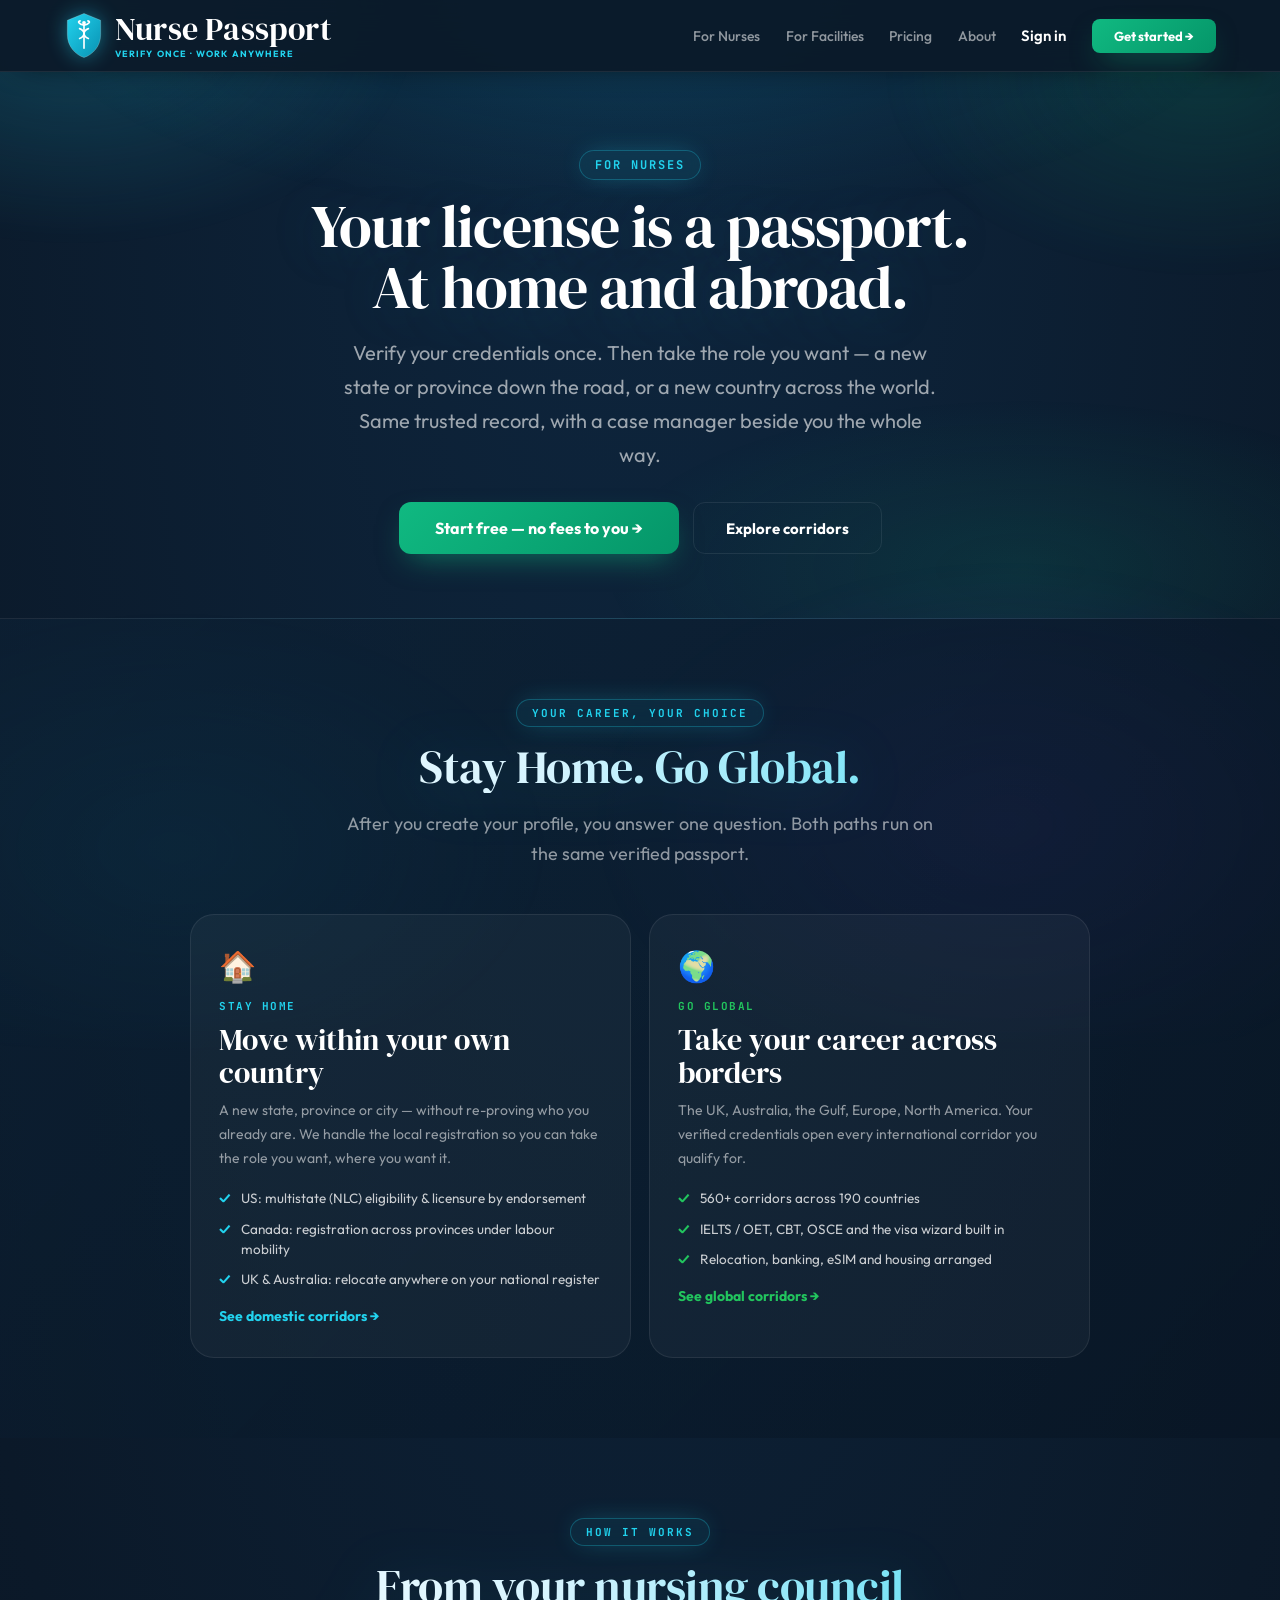
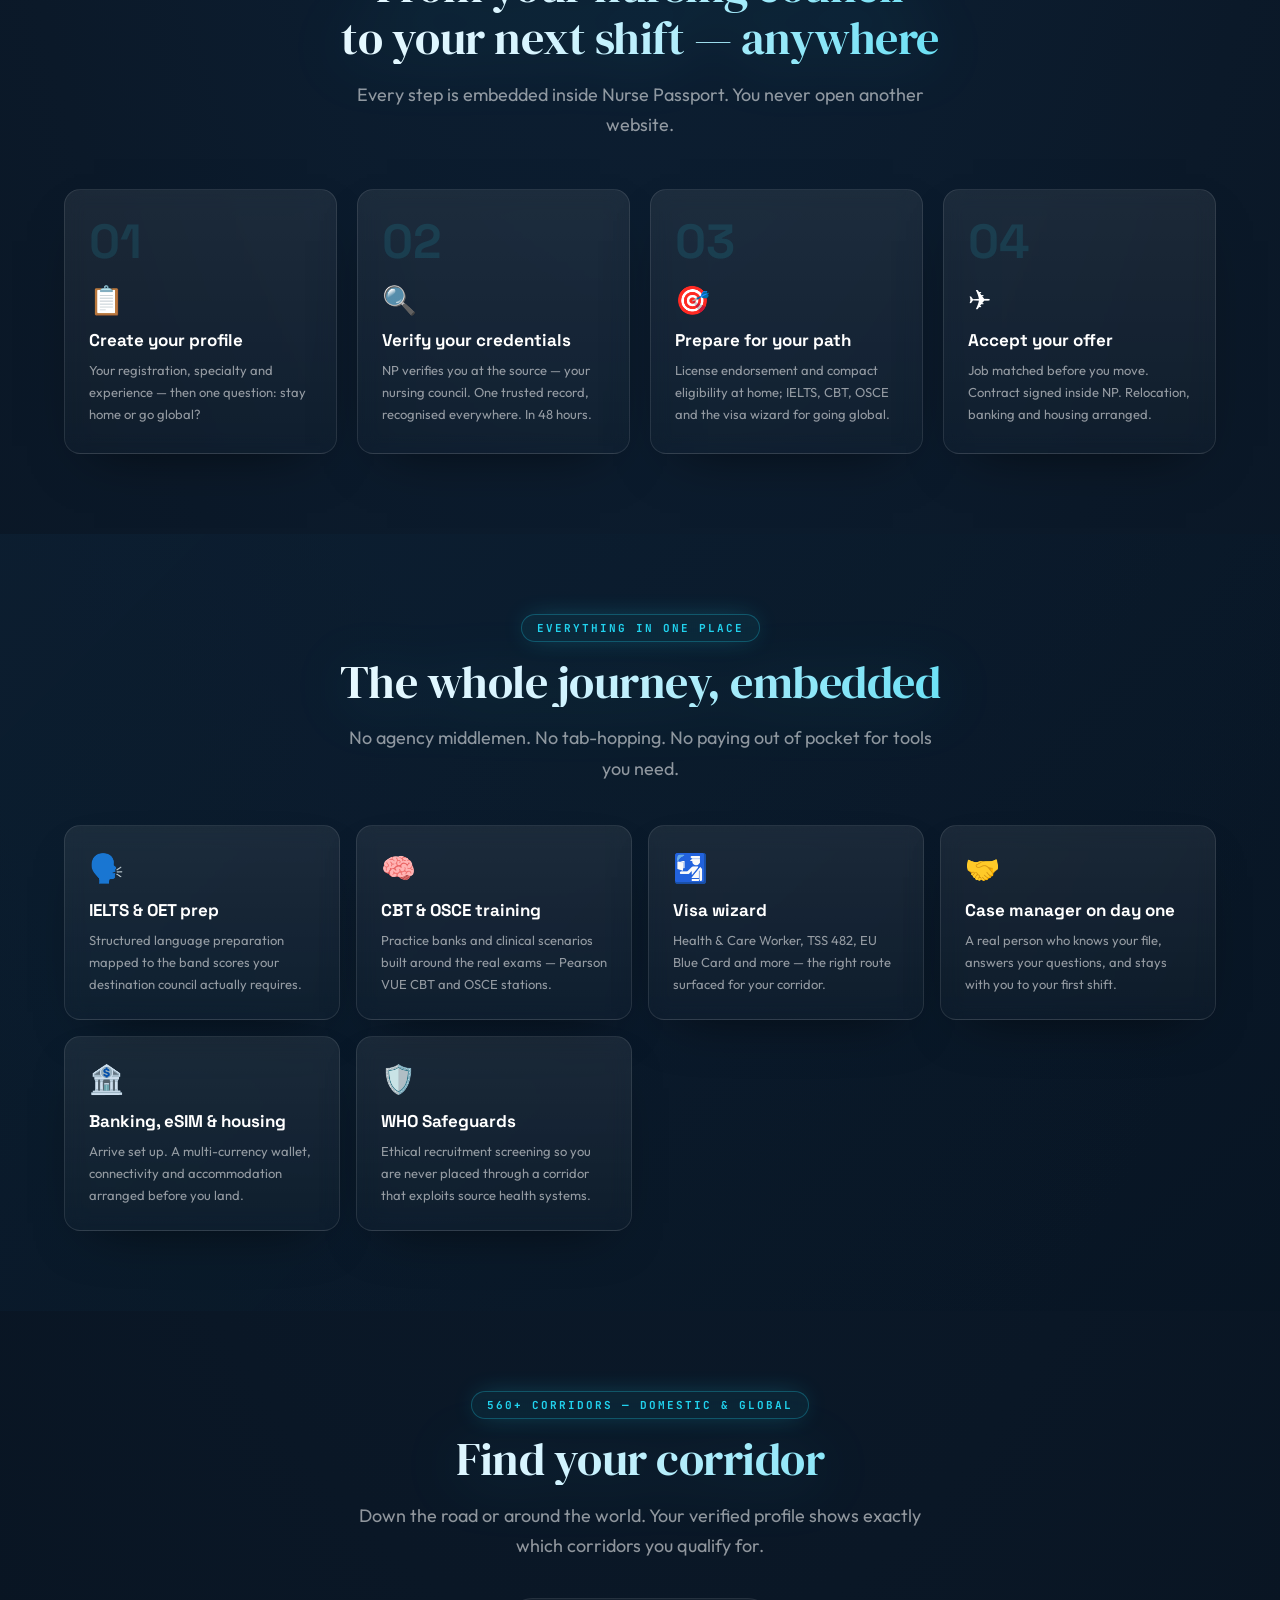
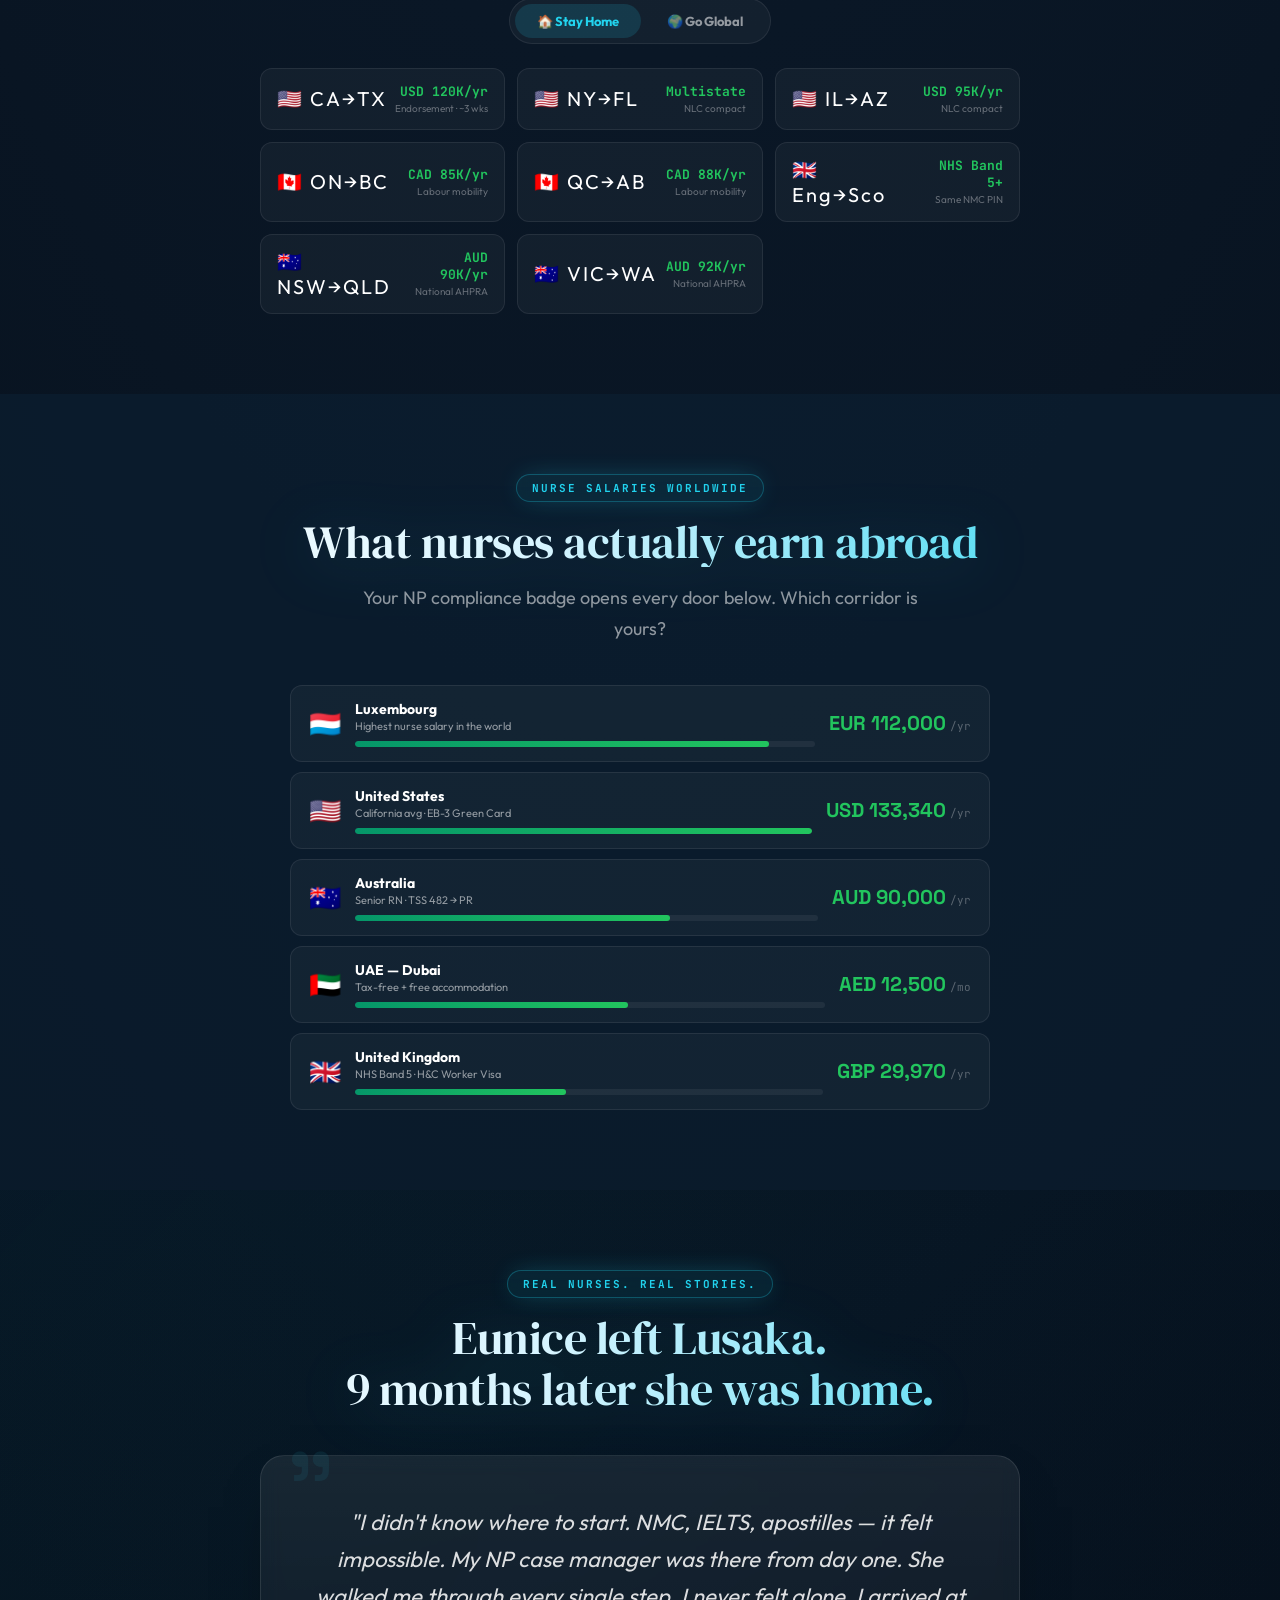
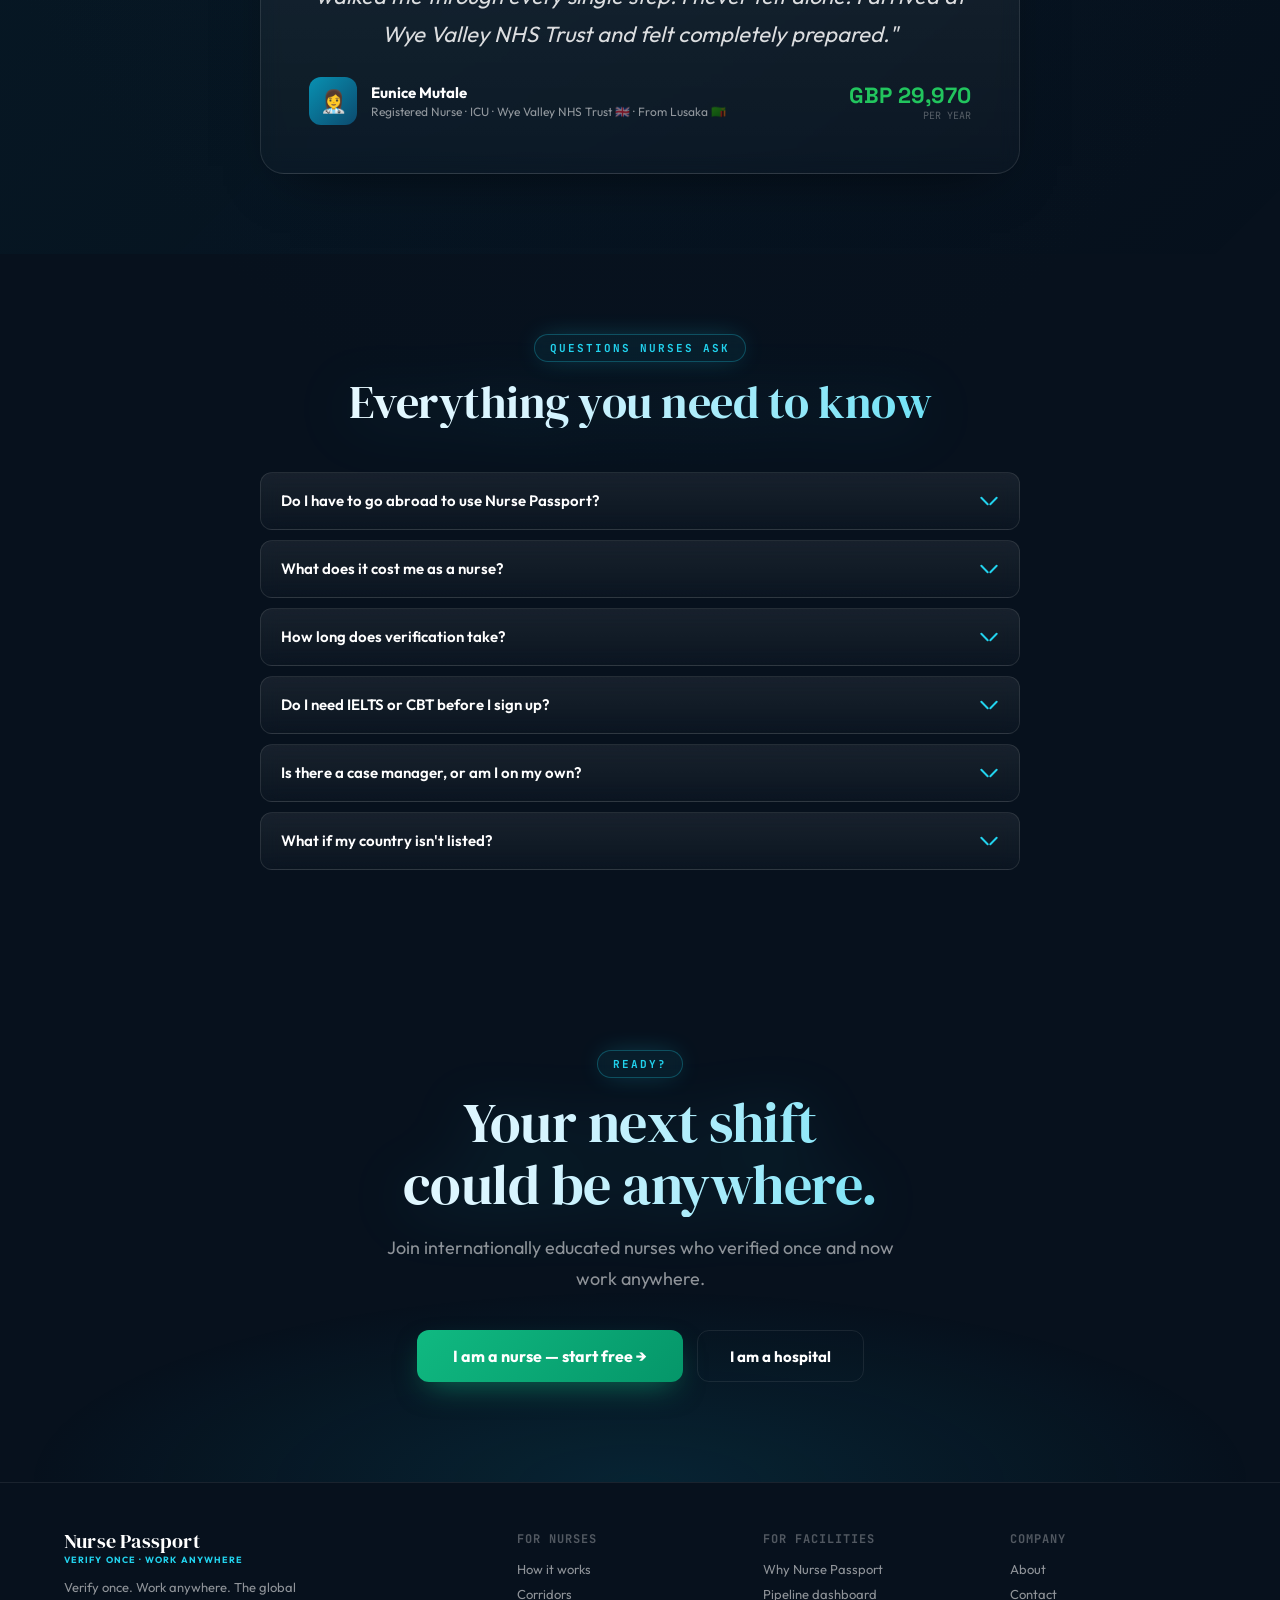
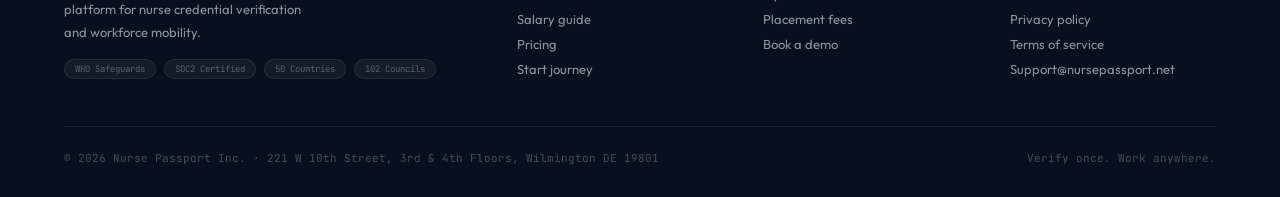
<file: for-nurses.html>
<!DOCTYPE html>
<html lang="en">
<head>
<meta charset="UTF-8"/>
<meta name="viewport" content="width=device-width, initial-scale=1.0"/>
<meta name="description" content="Verify your nursing credentials once and access 560+ corridors into the UK, Australia, UAE, Germany and more. Free for nurses, with a case manager on day one."/>
<meta name="theme-color" content="#0B1929"/>
<meta property="og:title" content="For Nurses — Nurse Passport"/>
<meta property="og:description" content="Verify your nursing credentials once and access 560+ corridors into the UK, Australia, UAE, Germany and more. Free for nurses, with a case manager on day one."/>
<meta property="og:image" content="https://nursepassport.net/og-image.png"/>
<meta property="og:url" content="https://nursepassport.net/for-nurses.html"/>
<meta property="og:type" content="website"/>
<meta name="twitter:card" content="summary_large_image"/>
<meta name="robots" content="index,follow,max-image-preview:large"/>
<link rel="canonical" href="https://nursepassport.net/for-nurses.html"/>
<title>For Nurses — Nurse Passport</title>
<link rel="icon" href="data:image/svg+xml,<svg xmlns='http://www.w3.org/2000/svg' viewBox='0 0 32 32'><rect width='32' height='32' rx='7' fill='%230B1929'/><path d='M16 4L26 8V16C26 23 21 27 16 29C11 27 6 23 6 16V8Z' fill='%2322d3ee'/><g stroke='white' stroke-width='1.6' stroke-linecap='round'><line x1='16' y1='10' x2='16' y2='23'/><line x1='16' y1='13' x2='12' y2='11'/><line x1='16' y1='13' x2='20' y2='11'/></g><circle cx='16' cy='8.5' r='1.4' fill='white'/></svg>"/>
<link rel="preconnect" href="https://fonts.googleapis.com"/>
<link rel="preconnect" href="https://fonts.gstatic.com" crossorigin/>
<link href="https://fonts.googleapis.com/css2?family=DM+Serif+Display:ital@0;1&family=Space+Grotesk:wght@400;500;600;700;800&family=Outfit:wght@300;400;500;600;700;800&family=JetBrains+Mono:wght@400;500;600&display=swap" rel="stylesheet"/>
<link rel="stylesheet" href="styles.css"/>
<script type="application/ld+json">
{"@context":"https://schema.org","@type":"Organization","name":"Nurse Passport Inc.","url":"https://nursepassport.net/","logo":"https://nursepassport.net/og-image.png","description":"Global nursing credential verification and workforce mobility platform.","slogan":"Verify once. Work anywhere.","email":"Support@nursepassport.net","address":{"@type":"PostalAddress","streetAddress":"221 W 10th Street, 3rd & 4th Floors","addressLocality":"Wilmington","addressRegion":"DE","postalCode":"19801","addressCountry":"US"}}
</script>
<script type="application/ld+json">
{"@context":"https://schema.org","@type":"FAQPage","mainEntity":[
{"@type":"Question","name":"What does it cost me as a nurse?","acceptedAnswer":{"@type":"Answer","text":"Nothing to start. Nurse Passport is free for nurses; placement fees are paid by the employing facility."}},
{"@type":"Question","name":"How long does verification take?","acceptedAnswer":{"@type":"Answer","text":"Around 48 hours via primary source verification with your nursing council."}},
{"@type":"Question","name":"Do I need IELTS or CBT before I sign up?","acceptedAnswer":{"@type":"Answer","text":"No. IELTS prep, CBT practice, OSCE training and the visa wizard are all built into the platform."}}
]}
</script>
</head>
<body>

<!-- ── NAV ─────────────────────────────────────────── -->
<nav>
  <a href="index.html" class="logo" aria-label="Nurse Passport home">
    <svg class="logo-shield" viewBox="0 0 40 48" xmlns="http://www.w3.org/2000/svg" aria-hidden="true">
      <defs>
        <linearGradient id="npShield" x1="0" y1="0" x2="1" y2="1">
          <stop offset="0" stop-color="#22d3ee"/><stop offset="1" stop-color="#0891b2"/>
        </linearGradient>
      </defs>
      <path d="M20 1.5 L37 8.5 V23 C37 35 29 43.5 20 46.5 C11 43.5 3 35 3 23 V8.5 Z" fill="url(#npShield)" stroke="rgba(255,255,255,.22)" stroke-width="1"/>
      <g stroke="#fff" stroke-width="1.7" fill="none" stroke-linecap="round" stroke-linejoin="round">
        <line x1="20" y1="13" x2="20" y2="37"/>
        <path d="M20 13.5 C14.5 12.5 13 9.5 16 9"/>
        <path d="M20 13.5 C25.5 12.5 27 9.5 24 9"/>
        <path d="M15.5 17 C24 20 16 24 24.5 27"/>
        <path d="M24.5 17 C16 20 24 24 15.5 27"/>
      </g>
      <circle cx="20" cy="11" r="1.9" fill="#fff"/>
    </svg>
    <span class="logo-text">
      <span class="logo-name">Nurse Passport</span>
      <span class="logo-tag">Verify Once · Work Anywhere</span>
    </span>
  </a>
  <div class="nav-right">
    <div class="nav-links">
      <a href="for-nurses.html" class="active">For Nurses</a>
      <a href="for-facilities.html">For Facilities</a>
      <a href="pricing.html">Pricing</a>
      <a href="about.html">About</a>
    </div>
    <a href="app.html" class="nav-signin">Sign in</a>
    <a href="app.html" class="btn btn-primary nav-cta">Get started →</a>
    <div class="hamburger" onclick="toggleMenu()" id="ham" role="button" aria-label="Open menu" aria-expanded="false" tabindex="0">
      <span></span><span></span><span></span>
    </div>
  </div>
</nav>

<!-- Mobile menu -->
<div class="mobile-menu" id="mobileMenu">
  <a href="for-nurses.html" onclick="toggleMenu()">For Nurses</a>
  <a href="for-facilities.html" onclick="toggleMenu()">For Facilities</a>
  <a href="pricing.html" onclick="toggleMenu()">Pricing</a>
  <a href="about.html" onclick="toggleMenu()">About</a>
  <a href="app.html" class="btn btn-ghost">Sign in</a>
  <a href="app.html" class="btn btn-primary">Create your Nurse Passport →</a>
</div>

<!-- PAGE HERO -->
<section class="page-hero">
  <div class="eyebrow">For nurses</div>
  <h1>Your license is a passport.<br/>At home and abroad.</h1>
  <p>Verify your credentials once. Then take the role you want — a new state or province down the road, or a new country across the world. Same trusted record, with a case manager beside you the whole way.</p>
  <div class="hero-ctas">
    <a href="app.html" class="btn btn-primary btn-xl">Start free — no fees to you →</a>
    <a href="#corridors" class="btn btn-ghost btn-lg">Explore corridors</a>
  </div>
</section>

<!-- STAY HOME / GO GLOBAL -->
<section class="nurses-section">
  <div class="center">
    <div class="section-tag">Your career, your choice</div>
    <h2>Stay Home. Go Global.</h2>
    <p class="section-sub" style="margin:0 auto">After you create your profile, you answer one question. Both paths run on the same verified passport.</p>
  </div>
  <div class="path-fork">
    <a href="#corridors" class="path-card path-home">
      <div class="path-ico">🏠</div>
      <span class="path-tag">Stay Home</span>
      <h3>Move within your own country</h3>
      <p>A new state, province or city — without re-proving who you already are. We handle the local registration so you can take the role you want, where you want it.</p>
      <ul class="feature-list">
        <li>US: multistate (NLC) eligibility &amp; licensure by endorsement</li>
        <li>Canada: registration across provinces under labour mobility</li>
        <li>UK &amp; Australia: relocate anywhere on your national register</li>
      </ul>
      <span class="path-arrow">See domestic corridors →</span>
    </a>
    <a href="#corridors" class="path-card path-global">
      <div class="path-ico">🌍</div>
      <span class="path-tag">Go Global</span>
      <h3>Take your career across borders</h3>
      <p>The UK, Australia, the Gulf, Europe, North America. Your verified credentials open every international corridor you qualify for.</p>
      <ul class="feature-list">
        <li>560+ corridors across 190 countries</li>
        <li>IELTS / OET, CBT, OSCE and the visa wizard built in</li>
        <li>Relocation, banking, eSIM and housing arranged</li>
      </ul>
      <span class="path-arrow">See global corridors →</span>
    </a>
  </div>
</section>

<!-- HOW IT WORKS -->
<section id="how-it-works">
  <div class="center">
    <div class="section-tag">How it works</div>
    <h2>From your nursing council<br/>to your next shift — anywhere</h2>
    <p class="section-sub" style="margin:0 auto">Every step is embedded inside Nurse Passport. You never open another website.</p>
  </div>
  <div class="steps">
    <div class="step-card"><div class="step-num">01</div><span class="step-icon">📋</span><h3>Create your profile</h3><p>Your registration, specialty and experience — then one question: stay home or go global?</p></div>
    <div class="step-card"><div class="step-num">02</div><span class="step-icon">🔍</span><h3>Verify your credentials</h3><p>NP verifies you at the source — your nursing council. One trusted record, recognised everywhere. In 48 hours.</p></div>
    <div class="step-card"><div class="step-num">03</div><span class="step-icon">🎯</span><h3>Prepare for your path</h3><p>License endorsement and compact eligibility at home; IELTS, CBT, OSCE and the visa wizard for going global.</p></div>
    <div class="step-card"><div class="step-num">04</div><span class="step-icon">✈️</span><h3>Accept your offer</h3><p>Job matched before you move. Contract signed inside NP. Relocation, banking and housing arranged.</p></div>
  </div>
</section>

<!-- WHAT'S INCLUDED -->
<section class="nurses-section">
  <div class="center">
    <div class="section-tag">Everything in one place</div>
    <h2>The whole journey, embedded</h2>
    <p class="section-sub" style="margin:0 auto">No agency middlemen. No tab-hopping. No paying out of pocket for tools you need.</p>
  </div>
  <div class="facilities-grid">
    <div class="facility-card"><div class="facility-icon">🗣️</div><h3>IELTS &amp; OET prep</h3><p>Structured language preparation mapped to the band scores your destination council actually requires.</p></div>
    <div class="facility-card"><div class="facility-icon">🧠</div><h3>CBT &amp; OSCE training</h3><p>Practice banks and clinical scenarios built around the real exams — Pearson VUE CBT and OSCE stations.</p></div>
    <div class="facility-card"><div class="facility-icon">🛂</div><h3>Visa wizard</h3><p>Health &amp; Care Worker, TSS 482, EU Blue Card and more — the right route surfaced for your corridor.</p></div>
    <div class="facility-card"><div class="facility-icon">🤝</div><h3>Case manager on day one</h3><p>A real person who knows your file, answers your questions, and stays with you to your first shift.</p></div>
    <div class="facility-card"><div class="facility-icon">🏦</div><h3>Banking, eSIM &amp; housing</h3><p>Arrive set up. A multi-currency wallet, connectivity and accommodation arranged before you land.</p></div>
    <div class="facility-card"><div class="facility-icon">🛡️</div><h3>WHO Safeguards</h3><p>Ethical recruitment screening so you are never placed through a corridor that exploits source health systems.</p></div>
  </div>
</section>

<!-- CORRIDORS -->
<section id="corridors">
  <div class="center">
    <div class="section-tag">560+ corridors — domestic &amp; global</div>
    <h2>Find your corridor</h2>
    <p class="section-sub" style="margin:0 auto">Down the road or around the world. Your verified profile shows exactly which corridors you qualify for.</p>
  </div>
  <div class="seg-wrap">
    <div class="seg">
      <button class="active" onclick="switchCorridors('domestic',this)">🏠 Stay Home</button>
      <button onclick="switchCorridors('global',this)">🌍 Go Global</button>
    </div>
  </div>
  <div class="corr-group show" data-mode="domestic" style="max-width:760px;margin-left:auto;margin-right:auto">
    <div class="corridor-pill"><span class="corr-flags">🇺🇸 CA→TX</span><div class="corr-info"><div class="corr-salary">USD 120K/yr</div><div class="corr-time">Endorsement · ~3 wks</div></div></div>
    <div class="corridor-pill"><span class="corr-flags">🇺🇸 NY→FL</span><div class="corr-info"><div class="corr-salary">Multistate</div><div class="corr-time">NLC compact</div></div></div>
    <div class="corridor-pill"><span class="corr-flags">🇺🇸 IL→AZ</span><div class="corr-info"><div class="corr-salary">USD 95K/yr</div><div class="corr-time">NLC compact</div></div></div>
    <div class="corridor-pill"><span class="corr-flags">🇨🇦 ON→BC</span><div class="corr-info"><div class="corr-salary">CAD 85K/yr</div><div class="corr-time">Labour mobility</div></div></div>
    <div class="corridor-pill"><span class="corr-flags">🇨🇦 QC→AB</span><div class="corr-info"><div class="corr-salary">CAD 88K/yr</div><div class="corr-time">Labour mobility</div></div></div>
    <div class="corridor-pill"><span class="corr-flags">🇬🇧 Eng→Sco</span><div class="corr-info"><div class="corr-salary">NHS Band 5+</div><div class="corr-time">Same NMC PIN</div></div></div>
    <div class="corridor-pill"><span class="corr-flags">🇦🇺 NSW→QLD</span><div class="corr-info"><div class="corr-salary">AUD 90K/yr</div><div class="corr-time">National AHPRA</div></div></div>
    <div class="corridor-pill"><span class="corr-flags">🇦🇺 VIC→WA</span><div class="corr-info"><div class="corr-salary">AUD 92K/yr</div><div class="corr-time">National AHPRA</div></div></div>
  </div>
  <div class="corr-group" data-mode="global" style="max-width:760px;margin-left:auto;margin-right:auto">
    <div class="corridor-pill"><span class="corr-flags">🇿🇲→🇬🇧</span><div class="corr-info"><div class="corr-salary">GBP 30K/yr</div><div class="corr-time">9 months</div></div></div>
    <div class="corridor-pill"><span class="corr-flags">🇳🇬→🇬🇧</span><div class="corr-info"><div class="corr-salary">GBP 30K/yr</div><div class="corr-time">8 months</div></div></div>
    <div class="corridor-pill"><span class="corr-flags">🇵🇭→🇦🇺</span><div class="corr-info"><div class="corr-salary">AUD 90K/yr</div><div class="corr-time">10 months</div></div></div>
    <div class="corridor-pill"><span class="corr-flags">🇬🇭→🇩🇪</span><div class="corr-info"><div class="corr-salary">EUR 40K/yr</div><div class="corr-time">14 months</div></div></div>
    <div class="corridor-pill"><span class="corr-flags">🇲🇼→🇱🇺</span><div class="corr-info"><div class="corr-salary">EUR 55K/yr</div><div class="corr-time">15 months</div></div></div>
    <div class="corridor-pill"><span class="corr-flags">🇰🇪→🇦🇪</span><div class="corr-info"><div class="corr-salary">AED 12K/mo</div><div class="corr-time">5 months</div></div></div>
    <div class="corridor-pill"><span class="corr-flags">🇮🇳→🇬🇧</span><div class="corr-info"><div class="corr-salary">GBP 30K/yr</div><div class="corr-time">8 months</div></div></div>
    <div class="corridor-pill"><span class="corr-flags">🇿🇼→🇦🇺</span><div class="corr-info"><div class="corr-salary">AUD 90K/yr</div><div class="corr-time">11 months</div></div></div>
  </div>
</section>

<!-- SALARY -->
<section id="salaries" class="salary-section">
  <div class="center">
    <div class="section-tag">Nurse salaries worldwide</div>
    <h2>What nurses actually earn abroad</h2>
    <p class="section-sub" style="margin:0 auto">Your NP compliance badge opens every door below. Which corridor is yours?</p>
  </div>
  <div class="salary-table">
    <div class="salary-row" style="--w:90%"><span class="salary-flag">🇱🇺</span><div class="salary-country"><div class="salary-country-name">Luxembourg</div><div class="salary-country-note">Highest nurse salary in the world</div><div class="salary-bar-track"><div class="salary-bar-fill"></div></div></div><div><span class="salary-amount">EUR 112,000</span><span class="salary-currency">/yr</span></div></div>
    <div class="salary-row" style="--w:100%"><span class="salary-flag">🇺🇸</span><div class="salary-country"><div class="salary-country-name">United States</div><div class="salary-country-note">California avg · EB-3 Green Card</div><div class="salary-bar-track"><div class="salary-bar-fill"></div></div></div><div><span class="salary-amount">USD 133,340</span><span class="salary-currency">/yr</span></div></div>
    <div class="salary-row" style="--w:68%"><span class="salary-flag">🇦🇺</span><div class="salary-country"><div class="salary-country-name">Australia</div><div class="salary-country-note">Senior RN · TSS 482 → PR</div><div class="salary-bar-track"><div class="salary-bar-fill"></div></div></div><div><span class="salary-amount">AUD 90,000</span><span class="salary-currency">/yr</span></div></div>
    <div class="salary-row" style="--w:58%"><span class="salary-flag">🇦🇪</span><div class="salary-country"><div class="salary-country-name">UAE — Dubai</div><div class="salary-country-note">Tax-free + free accommodation</div><div class="salary-bar-track"><div class="salary-bar-fill"></div></div></div><div><span class="salary-amount">AED 12,500</span><span class="salary-currency">/mo</span></div></div>
    <div class="salary-row" style="--w:45%"><span class="salary-flag">🇬🇧</span><div class="salary-country"><div class="salary-country-name">United Kingdom</div><div class="salary-country-note">NHS Band 5 · H&amp;C Worker Visa</div><div class="salary-bar-track"><div class="salary-bar-fill"></div></div></div><div><span class="salary-amount">GBP 29,970</span><span class="salary-currency">/yr</span></div></div>
  </div>
</section>

<!-- TESTIMONIAL -->
<section class="testimonial-section">
  <div class="center"><div class="section-tag">Real nurses. Real stories.</div><h2>Eunice left Lusaka.<br/>9 months later she was home.</h2></div>
  <div class="testimonial-card">
    <blockquote>"I didn't know where to start. NMC, IELTS, apostilles — it felt impossible. My NP case manager was there from day one. She walked me through every single step. I never felt alone. I arrived at Wye Valley NHS Trust and felt completely prepared."</blockquote>
    <div class="testimonial-author">
      <div class="author-avatar">👩‍⚕️</div>
      <div style="text-align:left"><div class="author-name">Eunice Mutale</div><div class="author-info">Registered Nurse · ICU · Wye Valley NHS Trust 🇬🇧 · From Lusaka 🇿🇲</div></div>
      <div style="margin-left:auto;text-align:right"><div style="font-family:var(--display);font-size:22px;font-weight:900;color:var(--green-l)">GBP 29,970</div><div style="font-size:10px;color:rgba(255,255,255,.3);font-family:var(--mono)">PER YEAR</div></div>
    </div>
  </div>
</section>

<!-- FAQ -->
<section id="faq">
  <div class="center"><div class="section-tag">Questions nurses ask</div><h2>Everything you need to know</h2></div>
  <div class="faq-wrap">
    <div class="faq-item"><button class="faq-q" onclick="toggleFaq(this)" aria-expanded="false">Do I have to go abroad to use Nurse Passport?<span class="chev"></span></button><div class="faq-a"><p>Not at all. Plenty of nurses use NP to move within their own country — a new state, province or city. We handle license endorsement and compact eligibility (like the US NLC) where it applies, and match you to local roles. Stay home or go global; the same verified passport works for both.</p></div></div>
    <div class="faq-item"><button class="faq-q" onclick="toggleFaq(this)" aria-expanded="false">What does it cost me as a nurse?<span class="chev"></span></button><div class="faq-a"><p>Nothing to start. Nurse Passport is free for nurses — there are no agency fees charged to you. Placement fees are paid by the employing facility, not the nurse.</p></div></div>
    <div class="faq-item"><button class="faq-q" onclick="toggleFaq(this)" aria-expanded="false">How long does verification take?<span class="chev"></span></button><div class="faq-a"><p>Around 48 hours. We contact your nursing council directly for primary source verification, instead of the weeks a manual, self-certified process usually takes.</p></div></div>
    <div class="faq-item"><button class="faq-q" onclick="toggleFaq(this)" aria-expanded="false">Do I need IELTS or CBT before I sign up?<span class="chev"></span></button><div class="faq-a"><p>No. IELTS prep, CBT practice, OSCE training and the visa wizard are all built into the platform. You prepare inside Nurse Passport without ever leaving the app.</p></div></div>
    <div class="faq-item"><button class="faq-q" onclick="toggleFaq(this)" aria-expanded="false">Is there a case manager, or am I on my own?<span class="chev"></span></button><div class="faq-a"><p>A case manager is assigned on day one and stays with you through to your first shift, plus 12 months of post-arrival support once you land.</p></div></div>
    <div class="faq-item"><button class="faq-q" onclick="toggleFaq(this)" aria-expanded="false">What if my country isn't listed?<span class="chev"></span></button><div class="faq-a"><p>We verify with 102 nursing councils across 50 source countries and keep adding corridors. Create a profile and we'll tell you exactly which destinations you qualify for today.</p></div></div>
  </div>
</section>

<section class="cta-section">
  <div class="section-tag center">Ready?</div>
  <h2>Your next shift<br/>could be anywhere.</h2>
  <p>Join internationally educated nurses who verified once and now work anywhere.</p>
  <div class="cta-pair"><a href="app.html" class="btn btn-primary btn-xl">I am a nurse — start free →</a><a href="for-facilities.html" class="btn btn-ghost btn-lg">I am a hospital</a></div>
</section>

<!-- ── FOOTER ─────────────────────────────────────── -->
<footer>
  <div class="footer-brand">
    <a href="index.html" class="logo"><span class="logo-text"><span class="logo-name">Nurse Passport</span><span class="logo-tag">Verify Once · Work Anywhere</span></span></a>
    <p>Verify once. Work anywhere. The global platform for nurse credential verification and workforce mobility.</p>
    <div class="footer-badges" style="margin-top:16px">
      <span class="badge">WHO Safeguards</span>
      <span class="badge">SOC2 Certified</span>
      <span class="badge">50 Countries</span>
      <span class="badge">102 Councils</span>
    </div>
  </div>
  <div class="footer-col">
    <h4>For Nurses</h4>
    <a href="for-nurses.html">How it works</a>
    <a href="for-nurses.html#corridors">Corridors</a>
    <a href="for-nurses.html#salaries">Salary guide</a>
    <a href="pricing.html">Pricing</a>
    <a href="app.html">Start journey</a>
  </div>
  <div class="footer-col">
    <h4>For Facilities</h4>
    <a href="for-facilities.html">Why Nurse Passport</a>
    <a href="for-facilities.html#pipeline">Pipeline dashboard</a>
    <a href="pricing.html#facilities">Placement fees</a>
    <a href="app.html#facility">Book a demo</a>
  </div>
  <div class="footer-col">
    <h4>Company</h4>
    <a href="about.html">About</a>
    <a href="contact.html">Contact</a>
    <a href="privacy.html">Privacy policy</a>
    <a href="terms.html">Terms of service</a>
    <a href="mailto:Support@nursepassport.net">Support@nursepassport.net</a>
  </div>
  <div class="footer-bottom">
    <span>© 2026 Nurse Passport Inc. · 221 W 10th Street, 3rd &amp; 4th Floors, Wilmington DE 19801</span>
    <span>Verify once. Work anywhere.</span>
  </div>
</footer>

<script>
document.documentElement.classList.add('js');
function toggleMenu(){
  const m=document.getElementById('mobileMenu');
  const h=document.getElementById('ham');
  const open=m.classList.toggle('open');
  h.setAttribute('aria-expanded',open?'true':'false');
  h.setAttribute('aria-label',open?'Close menu':'Open menu');
  h.style.gap=open?'0':'5px';
  const spans=h.querySelectorAll('span');
  if(open){
    spans[0].style.transform='rotate(45deg) translate(5px,5px)';
    spans[1].style.opacity='0';
    spans[2].style.transform='rotate(-45deg) translate(5px,-5px)';
  } else {
    spans.forEach(s=>{s.style.transform='';s.style.opacity='';});
  }
}
// Close menu on outside click
document.addEventListener('click',function(e){
  const menu=document.getElementById('mobileMenu');
  const ham=document.getElementById('ham');
  if(menu.classList.contains('open') && !menu.contains(e.target) && !ham.contains(e.target)){
    toggleMenu();
  }
});
// Smooth scroll for anchor links
document.querySelectorAll('a[href^="#"]').forEach(a=>{
  a.addEventListener('click',function(e){
    const target=document.querySelector(this.getAttribute('href'));
    if(target){e.preventDefault();target.scrollIntoView({behavior:'smooth',block:'start'});}
  });
});
// Nav scroll effect
window.addEventListener('scroll',function(){
  const nav=document.querySelector('nav');
  nav.style.background=window.scrollY>20?'rgba(11,25,41,.97)':'rgba(11,25,41,.92)';
});

// ── FAQ accordion ──
function toggleFaq(btn){
  const item=btn.closest('.faq-item');
  const ans=item.querySelector('.faq-a');
  const open=item.classList.toggle('open');
  btn.setAttribute('aria-expanded',open?'true':'false');
  ans.style.maxHeight=open?ans.scrollHeight+'px':'0';
}

// ── Animated stat counters ──
function animateCount(el){
  const raw=el.dataset.target;
  const num=parseFloat(raw.replace(/[^0-9.]/g,''));
  const suffix=raw.replace(/[0-9.,]/g,'');
  const hasPlus=/\+/.test(raw);
  if(isNaN(num)){el.textContent=raw;return;}
  const dur=1400,start=performance.now();
  function tick(now){
    const p=Math.min((now-start)/dur,1);
    const eased=1-Math.pow(1-p,3);
    const val=Math.round(num*eased);
    el.textContent=val.toLocaleString()+suffix.replace('+','')+(hasPlus?'+':'');
    if(p<1)requestAnimationFrame(tick);else el.textContent=raw;
  }
  requestAnimationFrame(tick);
}

// ── Tag elements for reveal + prep counters ──
(function(){
  const groups=[
    ['.section-tag',0],['h2',0],['.section-sub',0],
    ['.step-card',1],['.facility-card',1],['.corridor-pill',1],
    ['.testimonial-card',0],['.faq-item',1],['.journey-preview',0],['.cta-pair',0]
  ];
  groups.forEach(([sel,stagger])=>{
    document.querySelectorAll(sel).forEach((el,i)=>{
      el.classList.add('reveal');
      if(stagger)el.setAttribute('data-d',(i%4)+1);
    });
  });
  // prep stat values
  document.querySelectorAll('.stat-val').forEach(el=>{el.dataset.target=el.textContent;});
})();

// ── IntersectionObserver: reveals, counters, salary bars ──
const reduce=window.matchMedia('(prefers-reduced-motion:reduce)').matches;
if('IntersectionObserver'in window && !reduce){
  const io=new IntersectionObserver((entries,obs)=>{
    entries.forEach(e=>{
      if(!e.isIntersecting)return;
      const el=e.target;
      el.classList.add('in');
      if(el.classList.contains('stats-strip')||el.classList.contains('hero-stats')){
        el.querySelectorAll('.stat-val').forEach(animateCount);
      }
      obs.unobserve(el);
    });
  },{threshold:0,rootMargin:'0px 0px -8% 0px'});
  document.querySelectorAll('.reveal,.salary-row,.stats-strip,.hero-stats').forEach(el=>io.observe(el));
  // safety net: reveal everything after 1.5s no matter what
  setTimeout(function(){document.querySelectorAll('.reveal,.salary-row').forEach(el=>el.classList.add('in'));},1500);
}else{
  document.querySelectorAll('.reveal').forEach(el=>el.classList.add('in'));
  document.querySelectorAll('.salary-row').forEach(el=>el.classList.add('in'));
}

// ── Corridor toggle: Domestic / Global (scoped per section) ──
function switchCorridors(mode,btn){
  const scope=btn.closest('section')||document;
  scope.querySelectorAll('.seg button').forEach(b=>b.classList.toggle('active',b===btn));
  scope.querySelectorAll('.corr-group').forEach(g=>{
    const on=g.dataset.mode===mode;
    g.classList.toggle('show',on);
    if(on)g.querySelectorAll('.reveal').forEach(el=>el.classList.add('in'));
  });
}

</script>
</body>
</html>
</file>
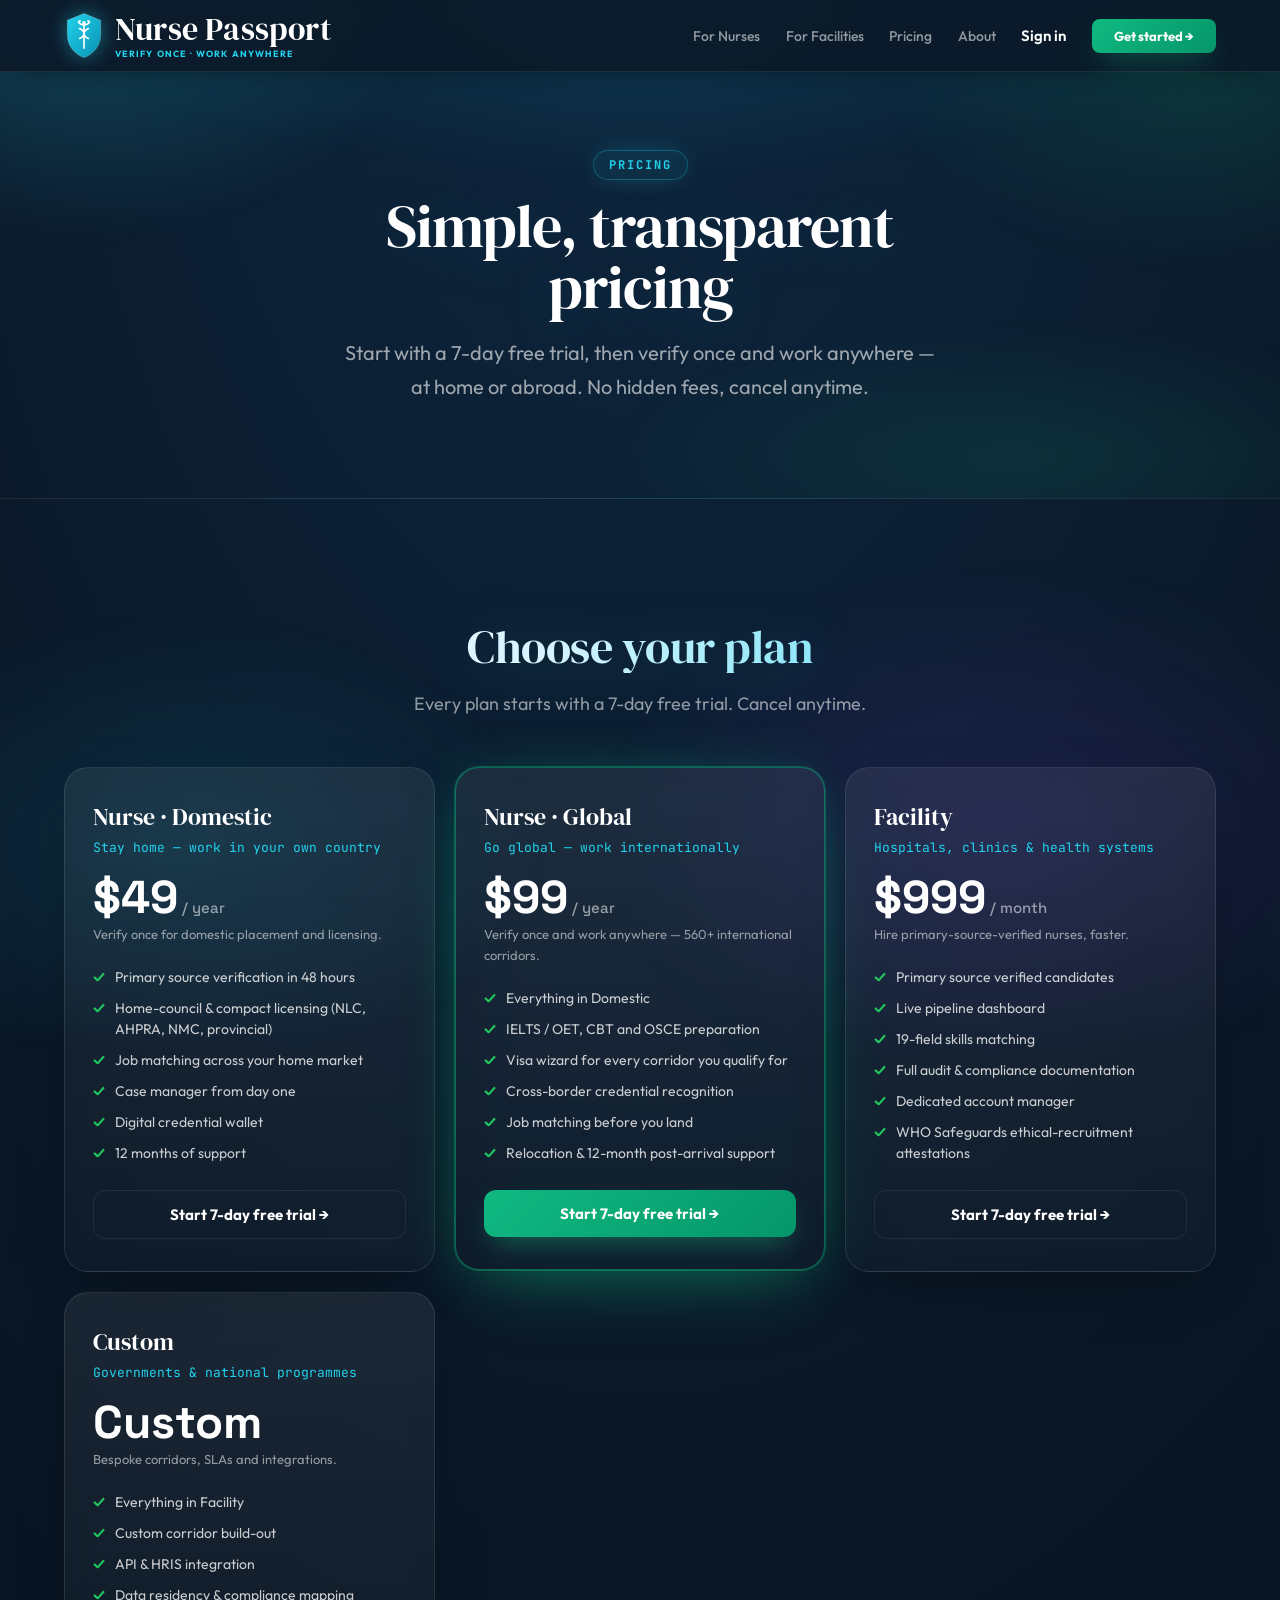
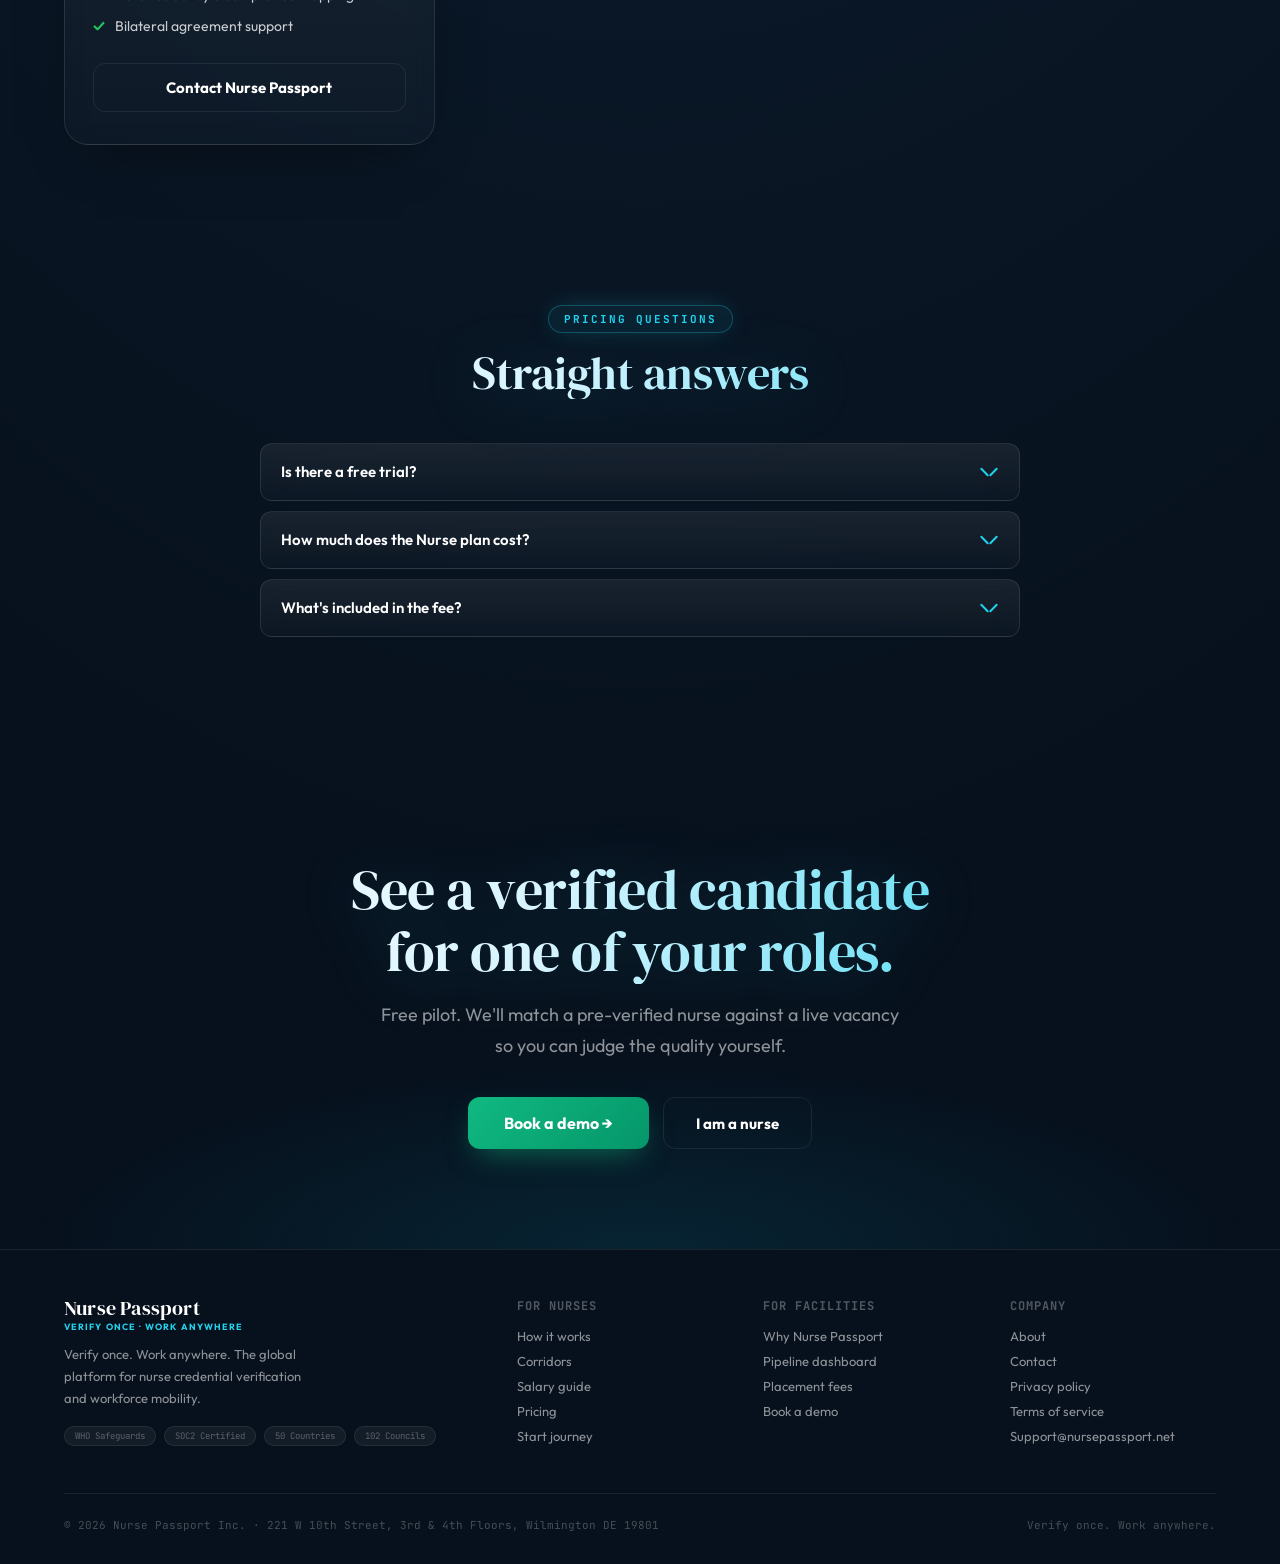
<file: pricing.html>
<!DOCTYPE html>
<html lang="en">
<head>
<meta charset="UTF-8"/>
<meta name="viewport" content="width=device-width, initial-scale=1.0"/>
<meta name="description" content="Simple, transparent pricing. Nurses from $49/year (domestic) or $99/year (global), facilities $999/month, custom plans for national programmes. 7-day free trial."/>
<meta name="theme-color" content="#0B1929"/>
<meta property="og:title" content="Pricing — Nurse Passport"/>
<meta property="og:description" content="Simple, transparent pricing. Nurses from $49/year (domestic) or $99/year (global), facilities $999/month, custom plans for national programmes. 7-day free trial."/>
<meta property="og:image" content="https://nursepassport.net/og-image.png"/>
<meta property="og:url" content="https://nursepassport.net/pricing.html"/>
<meta property="og:type" content="website"/>
<meta name="twitter:card" content="summary_large_image"/>
<meta name="robots" content="index,follow,max-image-preview:large"/>
<link rel="canonical" href="https://nursepassport.net/pricing.html"/>
<title>Pricing — Nurse Passport</title>
<link rel="icon" href="data:image/svg+xml,<svg xmlns='http://www.w3.org/2000/svg' viewBox='0 0 32 32'><rect width='32' height='32' rx='7' fill='%230B1929'/><path d='M16 4L26 8V16C26 23 21 27 16 29C11 27 6 23 6 16V8Z' fill='%2322d3ee'/><g stroke='white' stroke-width='1.6' stroke-linecap='round'><line x1='16' y1='10' x2='16' y2='23'/><line x1='16' y1='13' x2='12' y2='11'/><line x1='16' y1='13' x2='20' y2='11'/></g><circle cx='16' cy='8.5' r='1.4' fill='white'/></svg>"/>
<link rel="preconnect" href="https://fonts.googleapis.com"/>
<link rel="preconnect" href="https://fonts.gstatic.com" crossorigin/>
<link href="https://fonts.googleapis.com/css2?family=DM+Serif+Display:ital@0;1&family=Space+Grotesk:wght@400;500;600;700;800&family=Outfit:wght@300;400;500;600;700;800&family=JetBrains+Mono:wght@400;500;600&display=swap" rel="stylesheet"/>
<link rel="stylesheet" href="styles.css"/>
<script type="application/ld+json">
{"@context":"https://schema.org","@type":"Organization","name":"Nurse Passport Inc.","url":"https://nursepassport.net/","logo":"https://nursepassport.net/og-image.png","description":"Global nursing credential verification and workforce mobility platform.","slogan":"Verify once. Work anywhere.","email":"Support@nursepassport.net","address":{"@type":"PostalAddress","streetAddress":"221 W 10th Street, 3rd & 4th Floors","addressLocality":"Wilmington","addressRegion":"DE","postalCode":"19801","addressCountry":"US"}}
</script>
<script type="application/ld+json">
{"@context":"https://schema.org","@type":"FAQPage","mainEntity":[
{"@type":"Question","name":"Is there a free trial?","acceptedAnswer":{"@type":"Answer","text":"Yes. Every plan starts with a 7-day free trial. You are not charged until the trial ends, and you can cancel anytime."}},
{"@type":"Question","name":"How much does a nurse plan cost?","acceptedAnswer":{"@type":"Answer","text":"Nurses pay $49 per year for domestic placement or $99 per year for international corridors, after a 7-day free trial. Facilities are $999 per month, and custom plans are available for national programmes."}}
]}
</script>
</head>
<body>

<!-- ── NAV ─────────────────────────────────────────── -->
<nav>
  <a href="index.html" class="logo" aria-label="Nurse Passport home">
    <svg class="logo-shield" viewBox="0 0 40 48" xmlns="http://www.w3.org/2000/svg" aria-hidden="true">
      <defs>
        <linearGradient id="npShield" x1="0" y1="0" x2="1" y2="1">
          <stop offset="0" stop-color="#22d3ee"/><stop offset="1" stop-color="#0891b2"/>
        </linearGradient>
      </defs>
      <path d="M20 1.5 L37 8.5 V23 C37 35 29 43.5 20 46.5 C11 43.5 3 35 3 23 V8.5 Z" fill="url(#npShield)" stroke="rgba(255,255,255,.22)" stroke-width="1"/>
      <g stroke="#fff" stroke-width="1.7" fill="none" stroke-linecap="round" stroke-linejoin="round">
        <line x1="20" y1="13" x2="20" y2="37"/>
        <path d="M20 13.5 C14.5 12.5 13 9.5 16 9"/>
        <path d="M20 13.5 C25.5 12.5 27 9.5 24 9"/>
        <path d="M15.5 17 C24 20 16 24 24.5 27"/>
        <path d="M24.5 17 C16 20 24 24 15.5 27"/>
      </g>
      <circle cx="20" cy="11" r="1.9" fill="#fff"/>
    </svg>
    <span class="logo-text">
      <span class="logo-name">Nurse Passport</span>
      <span class="logo-tag">Verify Once · Work Anywhere</span>
    </span>
  </a>
  <div class="nav-right">
    <div class="nav-links">
      <a href="for-nurses.html">For Nurses</a>
      <a href="for-facilities.html">For Facilities</a>
      <a href="pricing.html" class="active">Pricing</a>
      <a href="about.html">About</a>
    </div>
    <a href="app.html" class="nav-signin">Sign in</a>
    <a href="app.html" class="btn btn-primary nav-cta">Get started →</a>
    <div class="hamburger" onclick="toggleMenu()" id="ham" role="button" aria-label="Open menu" aria-expanded="false" tabindex="0">
      <span></span><span></span><span></span>
    </div>
  </div>
</nav>

<!-- Mobile menu -->
<div class="mobile-menu" id="mobileMenu">
  <a href="for-nurses.html" onclick="toggleMenu()">For Nurses</a>
  <a href="for-facilities.html" onclick="toggleMenu()">For Facilities</a>
  <a href="pricing.html" onclick="toggleMenu()">Pricing</a>
  <a href="about.html" onclick="toggleMenu()">About</a>
  <a href="app.html" class="btn btn-ghost">Sign in</a>
  <a href="app.html" class="btn btn-primary">Create your Nurse Passport →</a>
</div>

<section class="page-hero">
  <div class="eyebrow">Pricing</div>
  <h1>Simple, transparent<br/>pricing</h1>
  <p>Start with a 7-day free trial, then verify once and work anywhere — at home or abroad. No hidden fees, cancel anytime.</p>
</section>

<section id="plans">
  <div class="center"><div class="section-tag">Plans</div><h2>Choose your plan</h2><p class="section-sub" style="margin:0 auto">Every plan starts with a 7-day free trial. Cancel anytime.</p></div>
  <div class="pricing-grid" style="max-width:1180px">
    <div class="price-card">
      <div class="price-badge">7-DAY FREE TRIAL</div>
      <h3>Nurse · Domestic</h3>
      <div class="price-aud">Stay home — work in your own country</div>
      <div class="price-amount">$49<small> / year</small></div>
      <div class="price-note">Verify once for domestic placement and licensing.</div>
      <ul class="feature-list">
        <li>Primary source verification in 48 hours</li>
        <li>Home-council &amp; compact licensing (NLC, AHPRA, NMC, provincial)</li>
        <li>Job matching across your home market</li>
        <li>Case manager from day one</li>
        <li>Digital credential wallet</li>
        <li>12 months of support</li>
      </ul>
      <a href="app.html" class="btn btn-ghost btn-lg">Start 7-day free trial →</a>
    </div>
    <div class="price-card featured">
      <div class="price-badge">7-DAY FREE TRIAL</div>
      <h3>Nurse · Global</h3>
      <div class="price-aud">Go global — work internationally</div>
      <div class="price-amount">$99<small> / year</small></div>
      <div class="price-note">Verify once and work anywhere — 560+ international corridors.</div>
      <ul class="feature-list">
        <li>Everything in Domestic</li>
        <li>IELTS / OET, CBT and OSCE preparation</li>
        <li>Visa wizard for every corridor you qualify for</li>
        <li>Cross-border credential recognition</li>
        <li>Job matching before you land</li>
        <li>Relocation &amp; 12-month post-arrival support</li>
      </ul>
      <a href="app.html" class="btn btn-primary btn-lg">Start 7-day free trial →</a>
    </div>
    <div class="price-card">
      <div class="price-badge">7-DAY FREE TRIAL</div>
      <h3>Facility</h3>
      <div class="price-aud">Hospitals, clinics &amp; health systems</div>
      <div class="price-amount">$999<small> / month</small></div>
      <div class="price-note">Hire primary-source-verified nurses, faster.</div>
      <ul class="feature-list">
        <li>Primary source verified candidates</li>
        <li>Live pipeline dashboard</li>
        <li>19-field skills matching</li>
        <li>Full audit &amp; compliance documentation</li>
        <li>Dedicated account manager</li>
        <li>WHO Safeguards ethical-recruitment attestations</li>
      </ul>
      <a href="app.html#facility" class="btn btn-ghost btn-lg">Start 7-day free trial →</a>
    </div>
    <div class="price-card">
      <h3>Custom</h3>
      <div class="price-aud">Governments &amp; national programmes</div>
      <div class="price-amount">Custom</div>
      <div class="price-note">Bespoke corridors, SLAs and integrations.</div>
      <ul class="feature-list">
        <li>Everything in Facility</li>
        <li>Custom corridor build-out</li>
        <li>API &amp; HRIS integration</li>
        <li>Data residency &amp; compliance mapping</li>
        <li>Bilateral agreement support</li>
      </ul>
      <a href="contact.html" class="btn btn-ghost btn-lg">Contact Nurse Passport</a>
    </div>
  </div>
</section>

<section id="faq">
  <div class="center"><div class="section-tag">Pricing questions</div><h2>Straight answers</h2></div>
  <div class="faq-wrap">
    <div class="faq-item"><button class="faq-q" onclick="toggleFaq(this)" aria-expanded="false">Is there a free trial?<span class="chev"></span></button><div class="faq-a"><p>Yes — every plan starts with a 7-day free trial. You won't be charged until the trial ends, and you can cancel anytime before then.</p></div></div>
    <div class="faq-item"><button class="faq-q" onclick="toggleFaq(this)" aria-expanded="false">How much does the Nurse plan cost?<span class="chev"></span></button><div class="faq-a"><p>$49 per year if you're staying in your home country, or $99 per year for international corridors — both after your 7-day free trial, covering verification, licensing, a case manager and ongoing support.</p></div></div>
    <div class="faq-item"><button class="faq-q" onclick="toggleFaq(this)" aria-expanded="false">What's included in the fee?<span class="chev"></span></button><div class="faq-a"><p>Primary source verification, skills matching, the pipeline dashboard, audit documentation and 12 months of post-arrival support. No hidden add-ons.</p></div></div>
  </div>
</section>

<section class="cta-section">
  <div class="section-tag center">Ready?</div>
  <h2>See a verified candidate<br/>for one of your roles.</h2>
  <p>Free pilot. We'll match a pre-verified nurse against a live vacancy so you can judge the quality yourself.</p>
  <div class="cta-pair"><a href="app.html#facility" class="btn btn-primary btn-xl">Book a demo →</a><a href="for-nurses.html" class="btn btn-ghost btn-lg">I am a nurse</a></div>
</section>

<!-- ── FOOTER ─────────────────────────────────────── -->
<footer>
  <div class="footer-brand">
    <a href="index.html" class="logo"><span class="logo-text"><span class="logo-name">Nurse Passport</span><span class="logo-tag">Verify Once · Work Anywhere</span></span></a>
    <p>Verify once. Work anywhere. The global platform for nurse credential verification and workforce mobility.</p>
    <div class="footer-badges" style="margin-top:16px">
      <span class="badge">WHO Safeguards</span>
      <span class="badge">SOC2 Certified</span>
      <span class="badge">50 Countries</span>
      <span class="badge">102 Councils</span>
    </div>
  </div>
  <div class="footer-col">
    <h4>For Nurses</h4>
    <a href="for-nurses.html">How it works</a>
    <a href="for-nurses.html#corridors">Corridors</a>
    <a href="for-nurses.html#salaries">Salary guide</a>
    <a href="pricing.html">Pricing</a>
    <a href="app.html">Start journey</a>
  </div>
  <div class="footer-col">
    <h4>For Facilities</h4>
    <a href="for-facilities.html">Why Nurse Passport</a>
    <a href="for-facilities.html#pipeline">Pipeline dashboard</a>
    <a href="pricing.html#facilities">Placement fees</a>
    <a href="app.html#facility">Book a demo</a>
  </div>
  <div class="footer-col">
    <h4>Company</h4>
    <a href="about.html">About</a>
    <a href="contact.html">Contact</a>
    <a href="privacy.html">Privacy policy</a>
    <a href="terms.html">Terms of service</a>
    <a href="mailto:Support@nursepassport.net">Support@nursepassport.net</a>
  </div>
  <div class="footer-bottom">
    <span>© 2026 Nurse Passport Inc. · 221 W 10th Street, 3rd &amp; 4th Floors, Wilmington DE 19801</span>
    <span>Verify once. Work anywhere.</span>
  </div>
</footer>

<script>
document.documentElement.classList.add('js');
function toggleMenu(){
  const m=document.getElementById('mobileMenu');
  const h=document.getElementById('ham');
  const open=m.classList.toggle('open');
  h.setAttribute('aria-expanded',open?'true':'false');
  h.setAttribute('aria-label',open?'Close menu':'Open menu');
  h.style.gap=open?'0':'5px';
  const spans=h.querySelectorAll('span');
  if(open){
    spans[0].style.transform='rotate(45deg) translate(5px,5px)';
    spans[1].style.opacity='0';
    spans[2].style.transform='rotate(-45deg) translate(5px,-5px)';
  } else {
    spans.forEach(s=>{s.style.transform='';s.style.opacity='';});
  }
}
// Close menu on outside click
document.addEventListener('click',function(e){
  const menu=document.getElementById('mobileMenu');
  const ham=document.getElementById('ham');
  if(menu.classList.contains('open') && !menu.contains(e.target) && !ham.contains(e.target)){
    toggleMenu();
  }
});
// Smooth scroll for anchor links
document.querySelectorAll('a[href^="#"]').forEach(a=>{
  a.addEventListener('click',function(e){
    const target=document.querySelector(this.getAttribute('href'));
    if(target){e.preventDefault();target.scrollIntoView({behavior:'smooth',block:'start'});}
  });
});
// Nav scroll effect
window.addEventListener('scroll',function(){
  const nav=document.querySelector('nav');
  nav.style.background=window.scrollY>20?'rgba(11,25,41,.97)':'rgba(11,25,41,.92)';
});

// ── FAQ accordion ──
function toggleFaq(btn){
  const item=btn.closest('.faq-item');
  const ans=item.querySelector('.faq-a');
  const open=item.classList.toggle('open');
  btn.setAttribute('aria-expanded',open?'true':'false');
  ans.style.maxHeight=open?ans.scrollHeight+'px':'0';
}

// ── Animated stat counters ──
function animateCount(el){
  const raw=el.dataset.target;
  const num=parseFloat(raw.replace(/[^0-9.]/g,''));
  const suffix=raw.replace(/[0-9.,]/g,'');
  const hasPlus=/\+/.test(raw);
  if(isNaN(num)){el.textContent=raw;return;}
  const dur=1400,start=performance.now();
  function tick(now){
    const p=Math.min((now-start)/dur,1);
    const eased=1-Math.pow(1-p,3);
    const val=Math.round(num*eased);
    el.textContent=val.toLocaleString()+suffix.replace('+','')+(hasPlus?'+':'');
    if(p<1)requestAnimationFrame(tick);else el.textContent=raw;
  }
  requestAnimationFrame(tick);
}

// ── Tag elements for reveal + prep counters ──
(function(){
  const groups=[
    ['.section-tag',0],['h2',0],['.section-sub',0],
    ['.step-card',1],['.facility-card',1],['.corridor-pill',1],
    ['.testimonial-card',0],['.faq-item',1],['.journey-preview',0],['.cta-pair',0]
  ];
  groups.forEach(([sel,stagger])=>{
    document.querySelectorAll(sel).forEach((el,i)=>{
      el.classList.add('reveal');
      if(stagger)el.setAttribute('data-d',(i%4)+1);
    });
  });
  // prep stat values
  document.querySelectorAll('.stat-val').forEach(el=>{el.dataset.target=el.textContent;});
})();

// ── IntersectionObserver: reveals, counters, salary bars ──
const reduce=window.matchMedia('(prefers-reduced-motion:reduce)').matches;
if('IntersectionObserver'in window && !reduce){
  const io=new IntersectionObserver((entries,obs)=>{
    entries.forEach(e=>{
      if(!e.isIntersecting)return;
      const el=e.target;
      el.classList.add('in');
      if(el.classList.contains('stats-strip')||el.classList.contains('hero-stats')){
        el.querySelectorAll('.stat-val').forEach(animateCount);
      }
      obs.unobserve(el);
    });
  },{threshold:0,rootMargin:'0px 0px -8% 0px'});
  document.querySelectorAll('.reveal,.salary-row,.stats-strip,.hero-stats').forEach(el=>io.observe(el));
  // safety net: reveal everything after 1.5s no matter what
  setTimeout(function(){document.querySelectorAll('.reveal,.salary-row').forEach(el=>el.classList.add('in'));},1500);
}else{
  document.querySelectorAll('.reveal').forEach(el=>el.classList.add('in'));
  document.querySelectorAll('.salary-row').forEach(el=>el.classList.add('in'));
}

// ── Corridor toggle: Domestic / Global (scoped per section) ──
function switchCorridors(mode,btn){
  const scope=btn.closest('section')||document;
  scope.querySelectorAll('.seg button').forEach(b=>b.classList.toggle('active',b===btn));
  scope.querySelectorAll('.corr-group').forEach(g=>{
    const on=g.dataset.mode===mode;
    g.classList.toggle('show',on);
    if(on)g.querySelectorAll('.reveal').forEach(el=>el.classList.add('in'));
  });
}

</script>
</body>
</html>
</file>
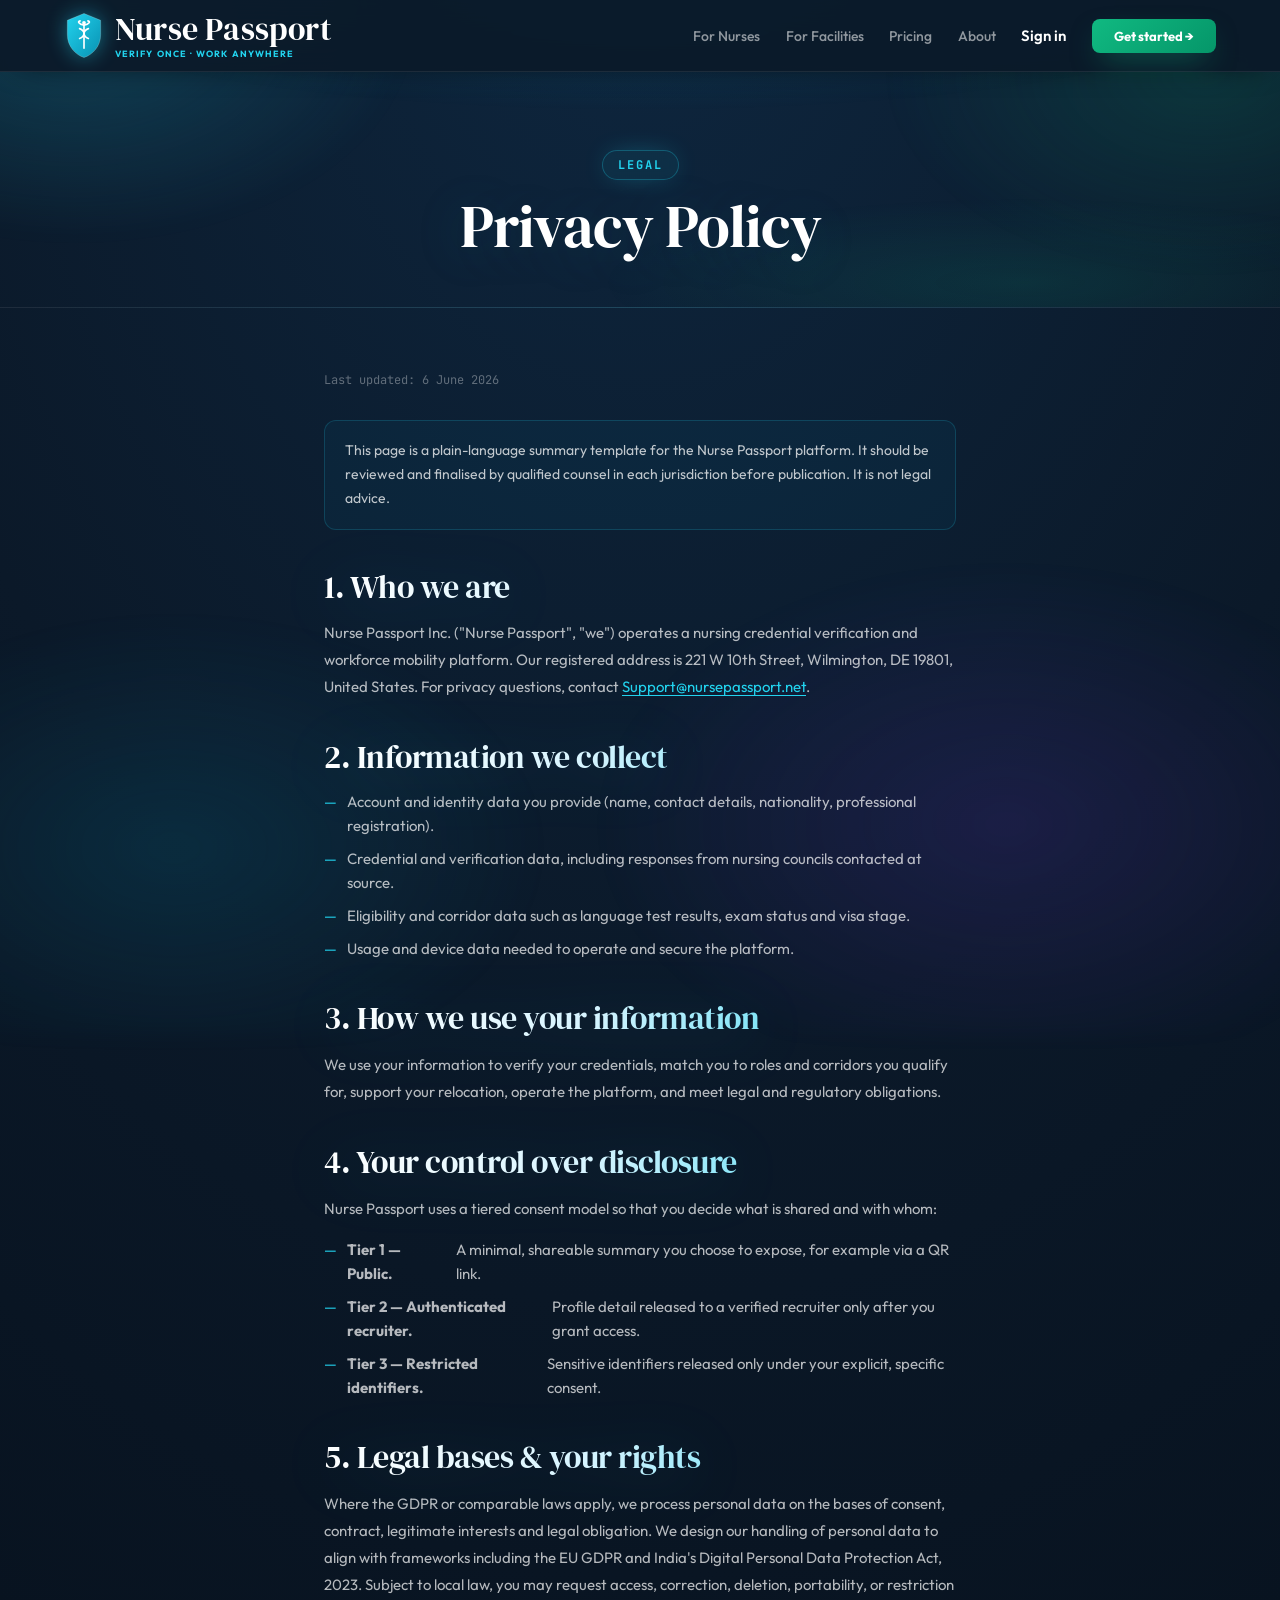
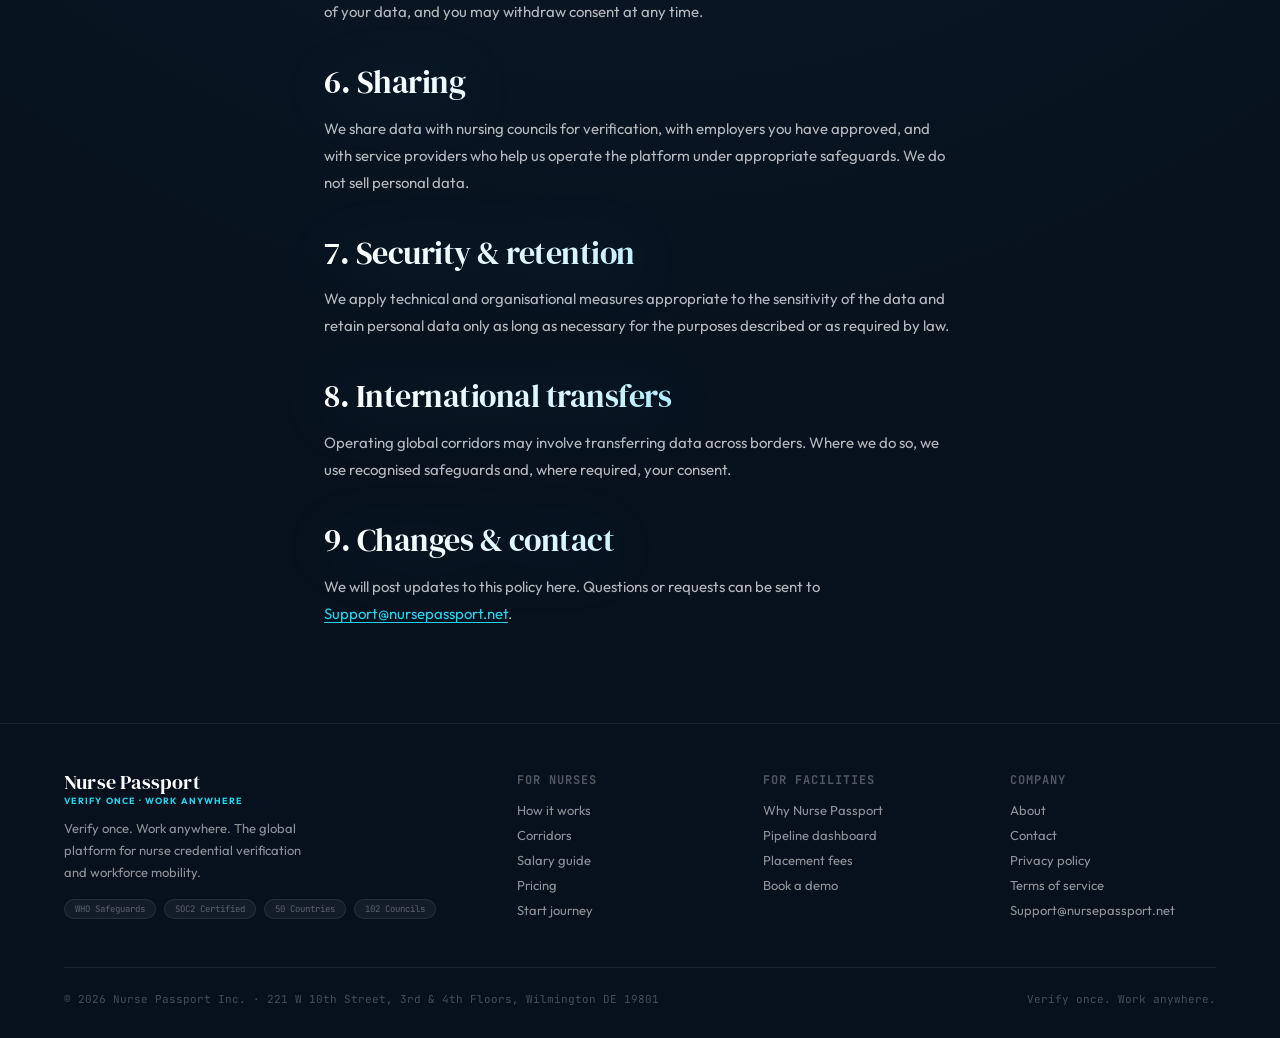
<file: privacy.html>
<!DOCTYPE html>
<html lang="en">
<head>
<meta charset="UTF-8"/>
<meta name="viewport" content="width=device-width, initial-scale=1.0"/>
<meta name="description" content="How Nurse Passport collects, uses and protects your data, including our tiered consent model and alignment with the GDPR and India's DPDP Act 2023."/>
<meta name="theme-color" content="#0B1929"/>
<meta property="og:title" content="Privacy Policy — Nurse Passport"/>
<meta property="og:description" content="How Nurse Passport collects, uses and protects your data, including our tiered consent model and alignment with the GDPR and India's DPDP Act 2023."/>
<meta property="og:image" content="https://nursepassport.net/og-image.png"/>
<meta property="og:url" content="https://nursepassport.net/privacy.html"/>
<meta property="og:type" content="website"/>
<meta name="twitter:card" content="summary_large_image"/>
<meta name="robots" content="index,follow,max-image-preview:large"/>
<link rel="canonical" href="https://nursepassport.net/privacy.html"/>
<title>Privacy Policy — Nurse Passport</title>
<link rel="icon" href="data:image/svg+xml,<svg xmlns='http://www.w3.org/2000/svg' viewBox='0 0 32 32'><rect width='32' height='32' rx='7' fill='%230B1929'/><path d='M16 4L26 8V16C26 23 21 27 16 29C11 27 6 23 6 16V8Z' fill='%2322d3ee'/><g stroke='white' stroke-width='1.6' stroke-linecap='round'><line x1='16' y1='10' x2='16' y2='23'/><line x1='16' y1='13' x2='12' y2='11'/><line x1='16' y1='13' x2='20' y2='11'/></g><circle cx='16' cy='8.5' r='1.4' fill='white'/></svg>"/>
<link rel="preconnect" href="https://fonts.googleapis.com"/>
<link rel="preconnect" href="https://fonts.gstatic.com" crossorigin/>
<link href="https://fonts.googleapis.com/css2?family=DM+Serif+Display:ital@0;1&family=Space+Grotesk:wght@400;500;600;700;800&family=Outfit:wght@300;400;500;600;700;800&family=JetBrains+Mono:wght@400;500;600&display=swap" rel="stylesheet"/>
<link rel="stylesheet" href="styles.css"/>
<script type="application/ld+json">
{"@context":"https://schema.org","@type":"Organization","name":"Nurse Passport Inc.","url":"https://nursepassport.net/","logo":"https://nursepassport.net/og-image.png","description":"Global nursing credential verification and workforce mobility platform.","slogan":"Verify once. Work anywhere.","email":"Support@nursepassport.net","address":{"@type":"PostalAddress","streetAddress":"221 W 10th Street, 3rd & 4th Floors","addressLocality":"Wilmington","addressRegion":"DE","postalCode":"19801","addressCountry":"US"}}
</script>
</head>
<body>

<!-- ── NAV ─────────────────────────────────────────── -->
<nav>
  <a href="index.html" class="logo" aria-label="Nurse Passport home">
    <svg class="logo-shield" viewBox="0 0 40 48" xmlns="http://www.w3.org/2000/svg" aria-hidden="true">
      <defs>
        <linearGradient id="npShield" x1="0" y1="0" x2="1" y2="1">
          <stop offset="0" stop-color="#22d3ee"/><stop offset="1" stop-color="#0891b2"/>
        </linearGradient>
      </defs>
      <path d="M20 1.5 L37 8.5 V23 C37 35 29 43.5 20 46.5 C11 43.5 3 35 3 23 V8.5 Z" fill="url(#npShield)" stroke="rgba(255,255,255,.22)" stroke-width="1"/>
      <g stroke="#fff" stroke-width="1.7" fill="none" stroke-linecap="round" stroke-linejoin="round">
        <line x1="20" y1="13" x2="20" y2="37"/>
        <path d="M20 13.5 C14.5 12.5 13 9.5 16 9"/>
        <path d="M20 13.5 C25.5 12.5 27 9.5 24 9"/>
        <path d="M15.5 17 C24 20 16 24 24.5 27"/>
        <path d="M24.5 17 C16 20 24 24 15.5 27"/>
      </g>
      <circle cx="20" cy="11" r="1.9" fill="#fff"/>
    </svg>
    <span class="logo-text">
      <span class="logo-name">Nurse Passport</span>
      <span class="logo-tag">Verify Once · Work Anywhere</span>
    </span>
  </a>
  <div class="nav-right">
    <div class="nav-links">
      <a href="for-nurses.html">For Nurses</a>
      <a href="for-facilities.html">For Facilities</a>
      <a href="pricing.html">Pricing</a>
      <a href="about.html">About</a>
    </div>
    <a href="app.html" class="nav-signin">Sign in</a>
    <a href="app.html" class="btn btn-primary nav-cta">Get started →</a>
    <div class="hamburger" onclick="toggleMenu()" id="ham" role="button" aria-label="Open menu" aria-expanded="false" tabindex="0">
      <span></span><span></span><span></span>
    </div>
  </div>
</nav>

<!-- Mobile menu -->
<div class="mobile-menu" id="mobileMenu">
  <a href="for-nurses.html" onclick="toggleMenu()">For Nurses</a>
  <a href="for-facilities.html" onclick="toggleMenu()">For Facilities</a>
  <a href="pricing.html" onclick="toggleMenu()">Pricing</a>
  <a href="about.html" onclick="toggleMenu()">About</a>
  <a href="app.html" class="btn btn-ghost">Sign in</a>
  <a href="app.html" class="btn btn-primary">Create your Nurse Passport →</a>
</div>

<section class="page-hero" style="padding-bottom:32px">
  <div class="eyebrow">Legal</div>
  <h1>Privacy Policy</h1>
</section>
<article class="prose">
  <div class="updated">Last updated: 6 June 2026</div>
  <div class="callout">This page is a plain-language summary template for the Nurse Passport platform. It should be reviewed and finalised by qualified counsel in each jurisdiction before publication. It is not legal advice.</div>

  <h2>1. Who we are</h2>
  <p>Nurse Passport Inc. ("Nurse Passport", "we") operates a nursing credential verification and workforce mobility platform. Our registered address is 221 W 10th Street, Wilmington, DE 19801, United States. For privacy questions, contact <a href="mailto:Support@nursepassport.net">Support@nursepassport.net</a>.</p>

  <h2>2. Information we collect</h2>
  <ul>
    <li>Account and identity data you provide (name, contact details, nationality, professional registration).</li>
    <li>Credential and verification data, including responses from nursing councils contacted at source.</li>
    <li>Eligibility and corridor data such as language test results, exam status and visa stage.</li>
    <li>Usage and device data needed to operate and secure the platform.</li>
  </ul>

  <h2>3. How we use your information</h2>
  <p>We use your information to verify your credentials, match you to roles and corridors you qualify for, support your relocation, operate the platform, and meet legal and regulatory obligations.</p>

  <h2>4. Your control over disclosure</h2>
  <p>Nurse Passport uses a tiered consent model so that you decide what is shared and with whom:</p>
  <ul>
    <li><strong>Tier 1 — Public.</strong> A minimal, shareable summary you choose to expose, for example via a QR link.</li>
    <li><strong>Tier 2 — Authenticated recruiter.</strong> Profile detail released to a verified recruiter only after you grant access.</li>
    <li><strong>Tier 3 — Restricted identifiers.</strong> Sensitive identifiers released only under your explicit, specific consent.</li>
  </ul>

  <h2>5. Legal bases &amp; your rights</h2>
  <p>Where the GDPR or comparable laws apply, we process personal data on the bases of consent, contract, legitimate interests and legal obligation. We design our handling of personal data to align with frameworks including the EU GDPR and India's Digital Personal Data Protection Act, 2023. Subject to local law, you may request access, correction, deletion, portability, or restriction of your data, and you may withdraw consent at any time.</p>

  <h2>6. Sharing</h2>
  <p>We share data with nursing councils for verification, with employers you have approved, and with service providers who help us operate the platform under appropriate safeguards. We do not sell personal data.</p>

  <h2>7. Security &amp; retention</h2>
  <p>We apply technical and organisational measures appropriate to the sensitivity of the data and retain personal data only as long as necessary for the purposes described or as required by law.</p>

  <h2>8. International transfers</h2>
  <p>Operating global corridors may involve transferring data across borders. Where we do so, we use recognised safeguards and, where required, your consent.</p>

  <h2>9. Changes &amp; contact</h2>
  <p>We will post updates to this policy here. Questions or requests can be sent to <a href="mailto:Support@nursepassport.net">Support@nursepassport.net</a>.</p>
</article>

<!-- ── FOOTER ─────────────────────────────────────── -->
<footer>
  <div class="footer-brand">
    <a href="index.html" class="logo"><span class="logo-text"><span class="logo-name">Nurse Passport</span><span class="logo-tag">Verify Once · Work Anywhere</span></span></a>
    <p>Verify once. Work anywhere. The global platform for nurse credential verification and workforce mobility.</p>
    <div class="footer-badges" style="margin-top:16px">
      <span class="badge">WHO Safeguards</span>
      <span class="badge">SOC2 Certified</span>
      <span class="badge">50 Countries</span>
      <span class="badge">102 Councils</span>
    </div>
  </div>
  <div class="footer-col">
    <h4>For Nurses</h4>
    <a href="for-nurses.html">How it works</a>
    <a href="for-nurses.html#corridors">Corridors</a>
    <a href="for-nurses.html#salaries">Salary guide</a>
    <a href="pricing.html">Pricing</a>
    <a href="app.html">Start journey</a>
  </div>
  <div class="footer-col">
    <h4>For Facilities</h4>
    <a href="for-facilities.html">Why Nurse Passport</a>
    <a href="for-facilities.html#pipeline">Pipeline dashboard</a>
    <a href="pricing.html#facilities">Placement fees</a>
    <a href="app.html#facility">Book a demo</a>
  </div>
  <div class="footer-col">
    <h4>Company</h4>
    <a href="about.html">About</a>
    <a href="contact.html">Contact</a>
    <a href="privacy.html">Privacy policy</a>
    <a href="terms.html">Terms of service</a>
    <a href="mailto:Support@nursepassport.net">Support@nursepassport.net</a>
  </div>
  <div class="footer-bottom">
    <span>© 2026 Nurse Passport Inc. · 221 W 10th Street, 3rd &amp; 4th Floors, Wilmington DE 19801</span>
    <span>Verify once. Work anywhere.</span>
  </div>
</footer>

<script>
document.documentElement.classList.add('js');
function toggleMenu(){
  const m=document.getElementById('mobileMenu');
  const h=document.getElementById('ham');
  const open=m.classList.toggle('open');
  h.setAttribute('aria-expanded',open?'true':'false');
  h.setAttribute('aria-label',open?'Close menu':'Open menu');
  h.style.gap=open?'0':'5px';
  const spans=h.querySelectorAll('span');
  if(open){
    spans[0].style.transform='rotate(45deg) translate(5px,5px)';
    spans[1].style.opacity='0';
    spans[2].style.transform='rotate(-45deg) translate(5px,-5px)';
  } else {
    spans.forEach(s=>{s.style.transform='';s.style.opacity='';});
  }
}
// Close menu on outside click
document.addEventListener('click',function(e){
  const menu=document.getElementById('mobileMenu');
  const ham=document.getElementById('ham');
  if(menu.classList.contains('open') && !menu.contains(e.target) && !ham.contains(e.target)){
    toggleMenu();
  }
});
// Smooth scroll for anchor links
document.querySelectorAll('a[href^="#"]').forEach(a=>{
  a.addEventListener('click',function(e){
    const target=document.querySelector(this.getAttribute('href'));
    if(target){e.preventDefault();target.scrollIntoView({behavior:'smooth',block:'start'});}
  });
});
// Nav scroll effect
window.addEventListener('scroll',function(){
  const nav=document.querySelector('nav');
  nav.style.background=window.scrollY>20?'rgba(11,25,41,.97)':'rgba(11,25,41,.92)';
});

// ── FAQ accordion ──
function toggleFaq(btn){
  const item=btn.closest('.faq-item');
  const ans=item.querySelector('.faq-a');
  const open=item.classList.toggle('open');
  btn.setAttribute('aria-expanded',open?'true':'false');
  ans.style.maxHeight=open?ans.scrollHeight+'px':'0';
}

// ── Animated stat counters ──
function animateCount(el){
  const raw=el.dataset.target;
  const num=parseFloat(raw.replace(/[^0-9.]/g,''));
  const suffix=raw.replace(/[0-9.,]/g,'');
  const hasPlus=/\+/.test(raw);
  if(isNaN(num)){el.textContent=raw;return;}
  const dur=1400,start=performance.now();
  function tick(now){
    const p=Math.min((now-start)/dur,1);
    const eased=1-Math.pow(1-p,3);
    const val=Math.round(num*eased);
    el.textContent=val.toLocaleString()+suffix.replace('+','')+(hasPlus?'+':'');
    if(p<1)requestAnimationFrame(tick);else el.textContent=raw;
  }
  requestAnimationFrame(tick);
}

// ── Tag elements for reveal + prep counters ──
(function(){
  const groups=[
    ['.section-tag',0],['h2',0],['.section-sub',0],
    ['.step-card',1],['.facility-card',1],['.corridor-pill',1],
    ['.testimonial-card',0],['.faq-item',1],['.journey-preview',0],['.cta-pair',0]
  ];
  groups.forEach(([sel,stagger])=>{
    document.querySelectorAll(sel).forEach((el,i)=>{
      el.classList.add('reveal');
      if(stagger)el.setAttribute('data-d',(i%4)+1);
    });
  });
  // prep stat values
  document.querySelectorAll('.stat-val').forEach(el=>{el.dataset.target=el.textContent;});
})();

// ── IntersectionObserver: reveals, counters, salary bars ──
const reduce=window.matchMedia('(prefers-reduced-motion:reduce)').matches;
if('IntersectionObserver'in window && !reduce){
  const io=new IntersectionObserver((entries,obs)=>{
    entries.forEach(e=>{
      if(!e.isIntersecting)return;
      const el=e.target;
      el.classList.add('in');
      if(el.classList.contains('stats-strip')||el.classList.contains('hero-stats')){
        el.querySelectorAll('.stat-val').forEach(animateCount);
      }
      obs.unobserve(el);
    });
  },{threshold:0,rootMargin:'0px 0px -8% 0px'});
  document.querySelectorAll('.reveal,.salary-row,.stats-strip,.hero-stats').forEach(el=>io.observe(el));
  // safety net: reveal everything after 1.5s no matter what
  setTimeout(function(){document.querySelectorAll('.reveal,.salary-row').forEach(el=>el.classList.add('in'));},1500);
}else{
  document.querySelectorAll('.reveal').forEach(el=>el.classList.add('in'));
  document.querySelectorAll('.salary-row').forEach(el=>el.classList.add('in'));
}

// ── Corridor toggle: Domestic / Global (scoped per section) ──
function switchCorridors(mode,btn){
  const scope=btn.closest('section')||document;
  scope.querySelectorAll('.seg button').forEach(b=>b.classList.toggle('active',b===btn));
  scope.querySelectorAll('.corr-group').forEach(g=>{
    const on=g.dataset.mode===mode;
    g.classList.toggle('show',on);
    if(on)g.querySelectorAll('.reveal').forEach(el=>el.classList.add('in'));
  });
}

</script>
</body>
</html>
</file>
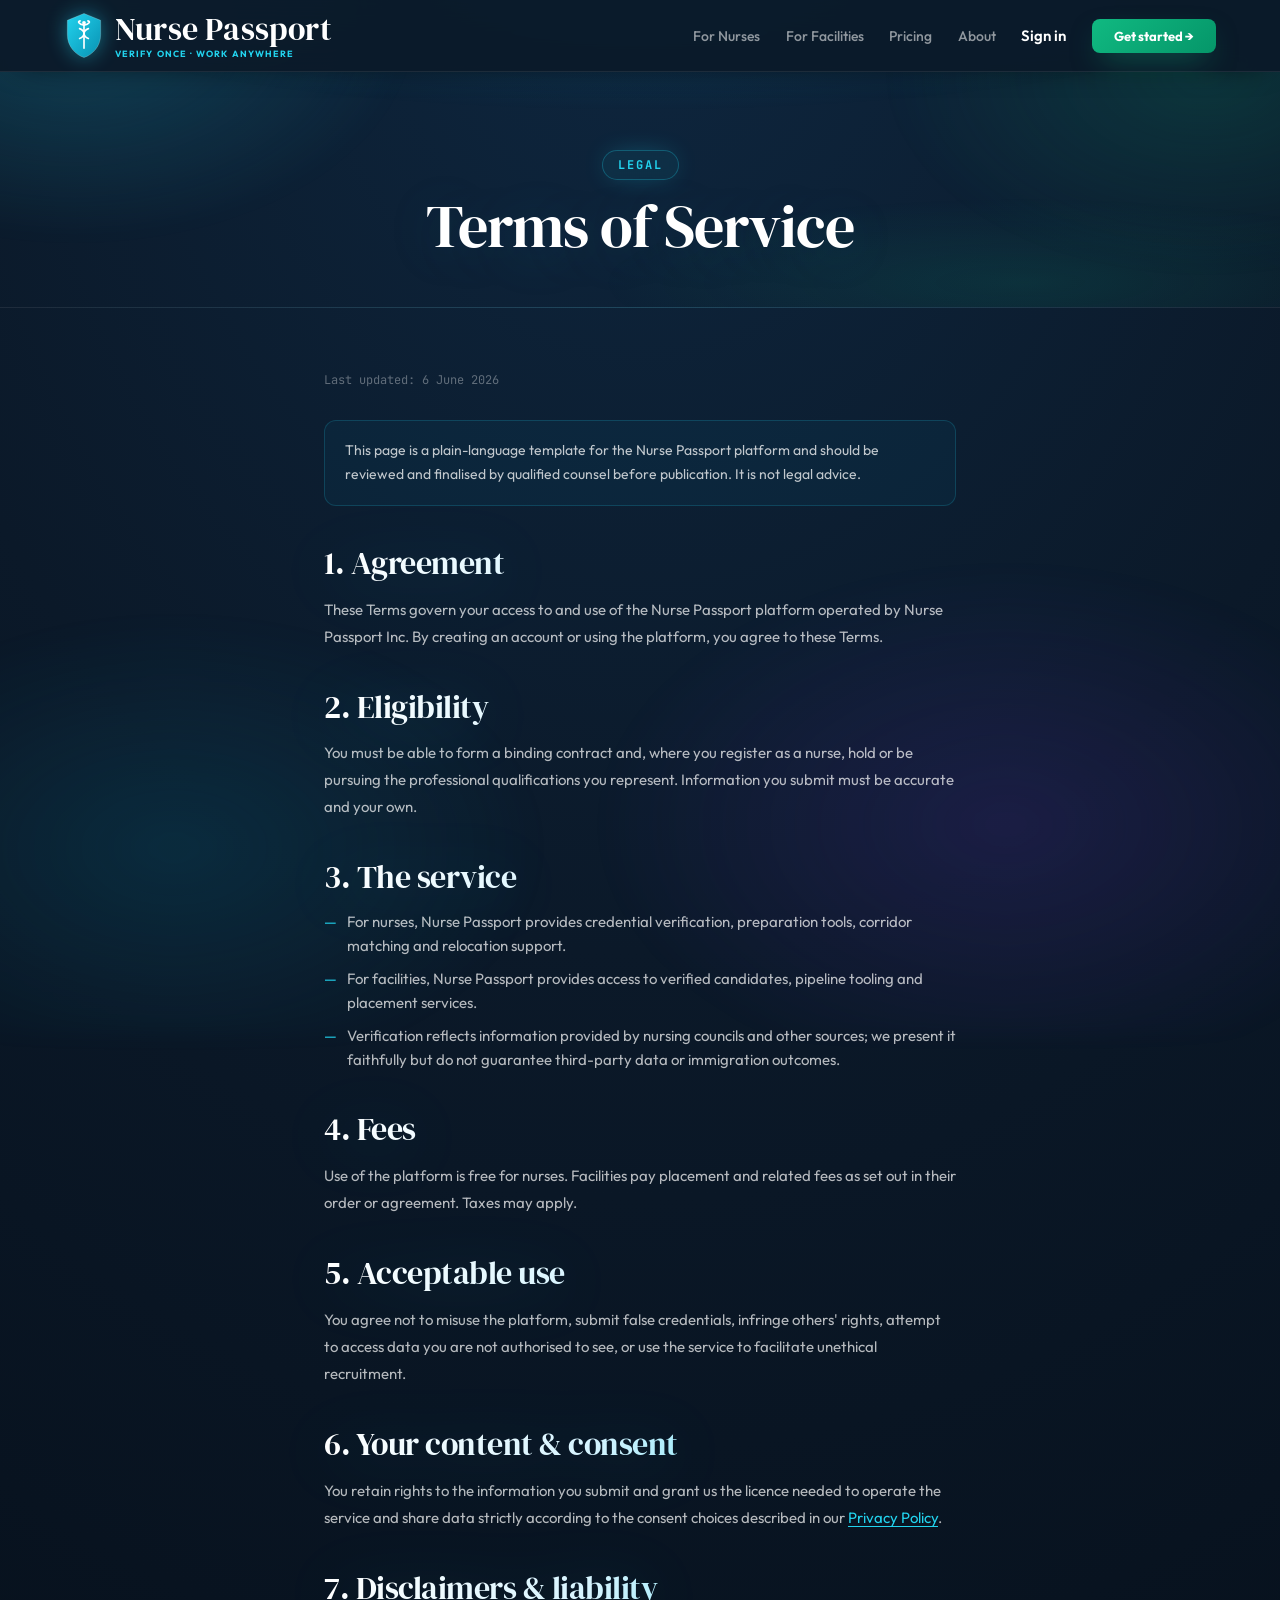
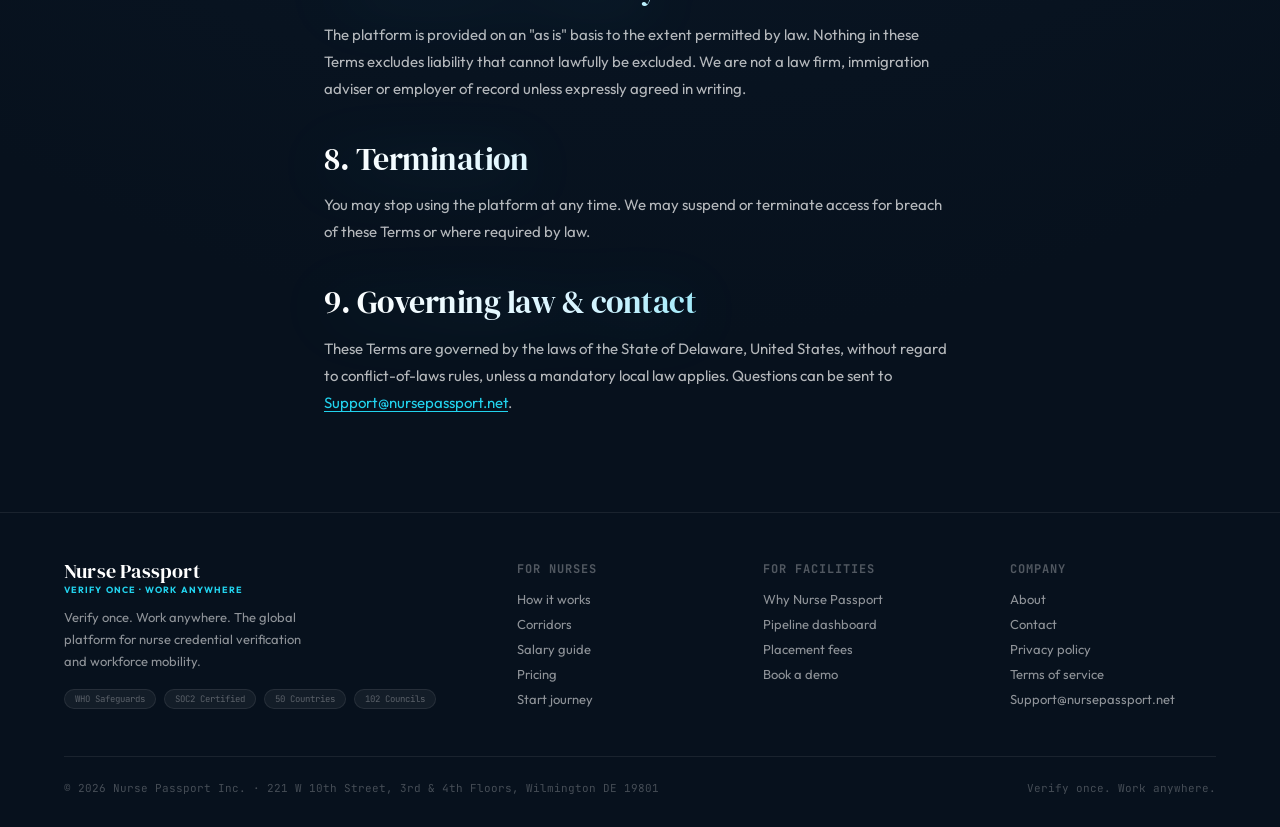
<file: terms.html>
<!DOCTYPE html>
<html lang="en">
<head>
<meta charset="UTF-8"/>
<meta name="viewport" content="width=device-width, initial-scale=1.0"/>
<meta name="description" content="The terms that govern use of the Nurse Passport platform for nurses and facilities."/>
<meta name="theme-color" content="#0B1929"/>
<meta property="og:title" content="Terms of Service — Nurse Passport"/>
<meta property="og:description" content="The terms that govern use of the Nurse Passport platform for nurses and facilities."/>
<meta property="og:image" content="https://nursepassport.net/og-image.png"/>
<meta property="og:url" content="https://nursepassport.net/terms.html"/>
<meta property="og:type" content="website"/>
<meta name="twitter:card" content="summary_large_image"/>
<meta name="robots" content="index,follow,max-image-preview:large"/>
<link rel="canonical" href="https://nursepassport.net/terms.html"/>
<title>Terms of Service — Nurse Passport</title>
<link rel="icon" href="data:image/svg+xml,<svg xmlns='http://www.w3.org/2000/svg' viewBox='0 0 32 32'><rect width='32' height='32' rx='7' fill='%230B1929'/><path d='M16 4L26 8V16C26 23 21 27 16 29C11 27 6 23 6 16V8Z' fill='%2322d3ee'/><g stroke='white' stroke-width='1.6' stroke-linecap='round'><line x1='16' y1='10' x2='16' y2='23'/><line x1='16' y1='13' x2='12' y2='11'/><line x1='16' y1='13' x2='20' y2='11'/></g><circle cx='16' cy='8.5' r='1.4' fill='white'/></svg>"/>
<link rel="preconnect" href="https://fonts.googleapis.com"/>
<link rel="preconnect" href="https://fonts.gstatic.com" crossorigin/>
<link href="https://fonts.googleapis.com/css2?family=DM+Serif+Display:ital@0;1&family=Space+Grotesk:wght@400;500;600;700;800&family=Outfit:wght@300;400;500;600;700;800&family=JetBrains+Mono:wght@400;500;600&display=swap" rel="stylesheet"/>
<link rel="stylesheet" href="styles.css"/>
<script type="application/ld+json">
{"@context":"https://schema.org","@type":"Organization","name":"Nurse Passport Inc.","url":"https://nursepassport.net/","logo":"https://nursepassport.net/og-image.png","description":"Global nursing credential verification and workforce mobility platform.","slogan":"Verify once. Work anywhere.","email":"Support@nursepassport.net","address":{"@type":"PostalAddress","streetAddress":"221 W 10th Street, 3rd & 4th Floors","addressLocality":"Wilmington","addressRegion":"DE","postalCode":"19801","addressCountry":"US"}}
</script>
</head>
<body>

<!-- ── NAV ─────────────────────────────────────────── -->
<nav>
  <a href="index.html" class="logo" aria-label="Nurse Passport home">
    <svg class="logo-shield" viewBox="0 0 40 48" xmlns="http://www.w3.org/2000/svg" aria-hidden="true">
      <defs>
        <linearGradient id="npShield" x1="0" y1="0" x2="1" y2="1">
          <stop offset="0" stop-color="#22d3ee"/><stop offset="1" stop-color="#0891b2"/>
        </linearGradient>
      </defs>
      <path d="M20 1.5 L37 8.5 V23 C37 35 29 43.5 20 46.5 C11 43.5 3 35 3 23 V8.5 Z" fill="url(#npShield)" stroke="rgba(255,255,255,.22)" stroke-width="1"/>
      <g stroke="#fff" stroke-width="1.7" fill="none" stroke-linecap="round" stroke-linejoin="round">
        <line x1="20" y1="13" x2="20" y2="37"/>
        <path d="M20 13.5 C14.5 12.5 13 9.5 16 9"/>
        <path d="M20 13.5 C25.5 12.5 27 9.5 24 9"/>
        <path d="M15.5 17 C24 20 16 24 24.5 27"/>
        <path d="M24.5 17 C16 20 24 24 15.5 27"/>
      </g>
      <circle cx="20" cy="11" r="1.9" fill="#fff"/>
    </svg>
    <span class="logo-text">
      <span class="logo-name">Nurse Passport</span>
      <span class="logo-tag">Verify Once · Work Anywhere</span>
    </span>
  </a>
  <div class="nav-right">
    <div class="nav-links">
      <a href="for-nurses.html">For Nurses</a>
      <a href="for-facilities.html">For Facilities</a>
      <a href="pricing.html">Pricing</a>
      <a href="about.html">About</a>
    </div>
    <a href="app.html" class="nav-signin">Sign in</a>
    <a href="app.html" class="btn btn-primary nav-cta">Get started →</a>
    <div class="hamburger" onclick="toggleMenu()" id="ham" role="button" aria-label="Open menu" aria-expanded="false" tabindex="0">
      <span></span><span></span><span></span>
    </div>
  </div>
</nav>

<!-- Mobile menu -->
<div class="mobile-menu" id="mobileMenu">
  <a href="for-nurses.html" onclick="toggleMenu()">For Nurses</a>
  <a href="for-facilities.html" onclick="toggleMenu()">For Facilities</a>
  <a href="pricing.html" onclick="toggleMenu()">Pricing</a>
  <a href="about.html" onclick="toggleMenu()">About</a>
  <a href="app.html" class="btn btn-ghost">Sign in</a>
  <a href="app.html" class="btn btn-primary">Create your Nurse Passport →</a>
</div>

<section class="page-hero" style="padding-bottom:32px">
  <div class="eyebrow">Legal</div>
  <h1>Terms of Service</h1>
</section>
<article class="prose">
  <div class="updated">Last updated: 6 June 2026</div>
  <div class="callout">This page is a plain-language template for the Nurse Passport platform and should be reviewed and finalised by qualified counsel before publication. It is not legal advice.</div>

  <h2>1. Agreement</h2>
  <p>These Terms govern your access to and use of the Nurse Passport platform operated by Nurse Passport Inc. By creating an account or using the platform, you agree to these Terms.</p>

  <h2>2. Eligibility</h2>
  <p>You must be able to form a binding contract and, where you register as a nurse, hold or be pursuing the professional qualifications you represent. Information you submit must be accurate and your own.</p>

  <h2>3. The service</h2>
  <ul>
    <li>For nurses, Nurse Passport provides credential verification, preparation tools, corridor matching and relocation support.</li>
    <li>For facilities, Nurse Passport provides access to verified candidates, pipeline tooling and placement services.</li>
    <li>Verification reflects information provided by nursing councils and other sources; we present it faithfully but do not guarantee third-party data or immigration outcomes.</li>
  </ul>

  <h2>4. Fees</h2>
  <p>Use of the platform is free for nurses. Facilities pay placement and related fees as set out in their order or agreement. Taxes may apply.</p>

  <h2>5. Acceptable use</h2>
  <p>You agree not to misuse the platform, submit false credentials, infringe others' rights, attempt to access data you are not authorised to see, or use the service to facilitate unethical recruitment.</p>

  <h2>6. Your content &amp; consent</h2>
  <p>You retain rights to the information you submit and grant us the licence needed to operate the service and share data strictly according to the consent choices described in our <a href="privacy.html">Privacy Policy</a>.</p>

  <h2>7. Disclaimers &amp; liability</h2>
  <p>The platform is provided on an "as is" basis to the extent permitted by law. Nothing in these Terms excludes liability that cannot lawfully be excluded. We are not a law firm, immigration adviser or employer of record unless expressly agreed in writing.</p>

  <h2>8. Termination</h2>
  <p>You may stop using the platform at any time. We may suspend or terminate access for breach of these Terms or where required by law.</p>

  <h2>9. Governing law &amp; contact</h2>
  <p>These Terms are governed by the laws of the State of Delaware, United States, without regard to conflict-of-laws rules, unless a mandatory local law applies. Questions can be sent to <a href="mailto:Support@nursepassport.net">Support@nursepassport.net</a>.</p>
</article>

<!-- ── FOOTER ─────────────────────────────────────── -->
<footer>
  <div class="footer-brand">
    <a href="index.html" class="logo"><span class="logo-text"><span class="logo-name">Nurse Passport</span><span class="logo-tag">Verify Once · Work Anywhere</span></span></a>
    <p>Verify once. Work anywhere. The global platform for nurse credential verification and workforce mobility.</p>
    <div class="footer-badges" style="margin-top:16px">
      <span class="badge">WHO Safeguards</span>
      <span class="badge">SOC2 Certified</span>
      <span class="badge">50 Countries</span>
      <span class="badge">102 Councils</span>
    </div>
  </div>
  <div class="footer-col">
    <h4>For Nurses</h4>
    <a href="for-nurses.html">How it works</a>
    <a href="for-nurses.html#corridors">Corridors</a>
    <a href="for-nurses.html#salaries">Salary guide</a>
    <a href="pricing.html">Pricing</a>
    <a href="app.html">Start journey</a>
  </div>
  <div class="footer-col">
    <h4>For Facilities</h4>
    <a href="for-facilities.html">Why Nurse Passport</a>
    <a href="for-facilities.html#pipeline">Pipeline dashboard</a>
    <a href="pricing.html#facilities">Placement fees</a>
    <a href="app.html#facility">Book a demo</a>
  </div>
  <div class="footer-col">
    <h4>Company</h4>
    <a href="about.html">About</a>
    <a href="contact.html">Contact</a>
    <a href="privacy.html">Privacy policy</a>
    <a href="terms.html">Terms of service</a>
    <a href="mailto:Support@nursepassport.net">Support@nursepassport.net</a>
  </div>
  <div class="footer-bottom">
    <span>© 2026 Nurse Passport Inc. · 221 W 10th Street, 3rd &amp; 4th Floors, Wilmington DE 19801</span>
    <span>Verify once. Work anywhere.</span>
  </div>
</footer>

<script>
document.documentElement.classList.add('js');
function toggleMenu(){
  const m=document.getElementById('mobileMenu');
  const h=document.getElementById('ham');
  const open=m.classList.toggle('open');
  h.setAttribute('aria-expanded',open?'true':'false');
  h.setAttribute('aria-label',open?'Close menu':'Open menu');
  h.style.gap=open?'0':'5px';
  const spans=h.querySelectorAll('span');
  if(open){
    spans[0].style.transform='rotate(45deg) translate(5px,5px)';
    spans[1].style.opacity='0';
    spans[2].style.transform='rotate(-45deg) translate(5px,-5px)';
  } else {
    spans.forEach(s=>{s.style.transform='';s.style.opacity='';});
  }
}
// Close menu on outside click
document.addEventListener('click',function(e){
  const menu=document.getElementById('mobileMenu');
  const ham=document.getElementById('ham');
  if(menu.classList.contains('open') && !menu.contains(e.target) && !ham.contains(e.target)){
    toggleMenu();
  }
});
// Smooth scroll for anchor links
document.querySelectorAll('a[href^="#"]').forEach(a=>{
  a.addEventListener('click',function(e){
    const target=document.querySelector(this.getAttribute('href'));
    if(target){e.preventDefault();target.scrollIntoView({behavior:'smooth',block:'start'});}
  });
});
// Nav scroll effect
window.addEventListener('scroll',function(){
  const nav=document.querySelector('nav');
  nav.style.background=window.scrollY>20?'rgba(11,25,41,.97)':'rgba(11,25,41,.92)';
});

// ── FAQ accordion ──
function toggleFaq(btn){
  const item=btn.closest('.faq-item');
  const ans=item.querySelector('.faq-a');
  const open=item.classList.toggle('open');
  btn.setAttribute('aria-expanded',open?'true':'false');
  ans.style.maxHeight=open?ans.scrollHeight+'px':'0';
}

// ── Animated stat counters ──
function animateCount(el){
  const raw=el.dataset.target;
  const num=parseFloat(raw.replace(/[^0-9.]/g,''));
  const suffix=raw.replace(/[0-9.,]/g,'');
  const hasPlus=/\+/.test(raw);
  if(isNaN(num)){el.textContent=raw;return;}
  const dur=1400,start=performance.now();
  function tick(now){
    const p=Math.min((now-start)/dur,1);
    const eased=1-Math.pow(1-p,3);
    const val=Math.round(num*eased);
    el.textContent=val.toLocaleString()+suffix.replace('+','')+(hasPlus?'+':'');
    if(p<1)requestAnimationFrame(tick);else el.textContent=raw;
  }
  requestAnimationFrame(tick);
}

// ── Tag elements for reveal + prep counters ──
(function(){
  const groups=[
    ['.section-tag',0],['h2',0],['.section-sub',0],
    ['.step-card',1],['.facility-card',1],['.corridor-pill',1],
    ['.testimonial-card',0],['.faq-item',1],['.journey-preview',0],['.cta-pair',0]
  ];
  groups.forEach(([sel,stagger])=>{
    document.querySelectorAll(sel).forEach((el,i)=>{
      el.classList.add('reveal');
      if(stagger)el.setAttribute('data-d',(i%4)+1);
    });
  });
  // prep stat values
  document.querySelectorAll('.stat-val').forEach(el=>{el.dataset.target=el.textContent;});
})();

// ── IntersectionObserver: reveals, counters, salary bars ──
const reduce=window.matchMedia('(prefers-reduced-motion:reduce)').matches;
if('IntersectionObserver'in window && !reduce){
  const io=new IntersectionObserver((entries,obs)=>{
    entries.forEach(e=>{
      if(!e.isIntersecting)return;
      const el=e.target;
      el.classList.add('in');
      if(el.classList.contains('stats-strip')||el.classList.contains('hero-stats')){
        el.querySelectorAll('.stat-val').forEach(animateCount);
      }
      obs.unobserve(el);
    });
  },{threshold:0,rootMargin:'0px 0px -8% 0px'});
  document.querySelectorAll('.reveal,.salary-row,.stats-strip,.hero-stats').forEach(el=>io.observe(el));
  // safety net: reveal everything after 1.5s no matter what
  setTimeout(function(){document.querySelectorAll('.reveal,.salary-row').forEach(el=>el.classList.add('in'));},1500);
}else{
  document.querySelectorAll('.reveal').forEach(el=>el.classList.add('in'));
  document.querySelectorAll('.salary-row').forEach(el=>el.classList.add('in'));
}

// ── Corridor toggle: Domestic / Global (scoped per section) ──
function switchCorridors(mode,btn){
  const scope=btn.closest('section')||document;
  scope.querySelectorAll('.seg button').forEach(b=>b.classList.toggle('active',b===btn));
  scope.querySelectorAll('.corr-group').forEach(g=>{
    const on=g.dataset.mode===mode;
    g.classList.toggle('show',on);
    if(on)g.querySelectorAll('.reveal').forEach(el=>el.classList.add('in'));
  });
}

</script>
</body>
</html>
</file>
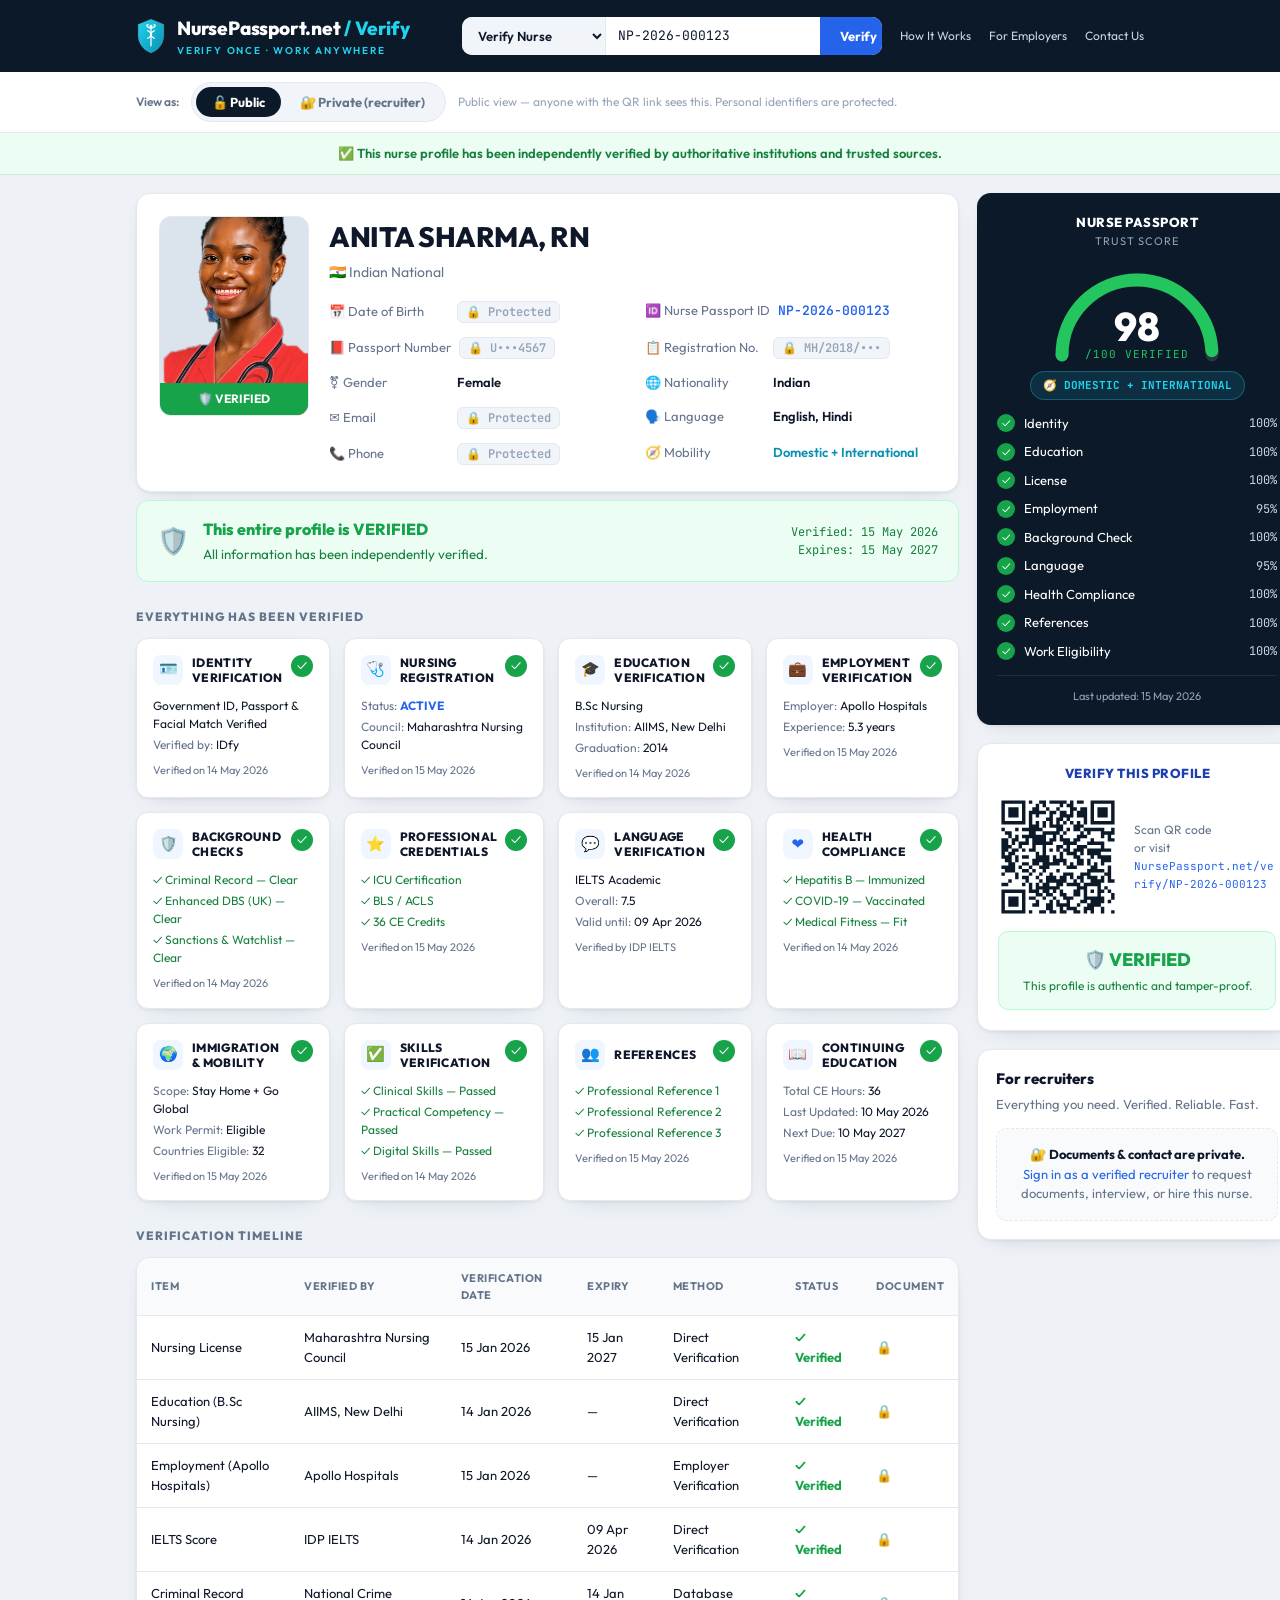
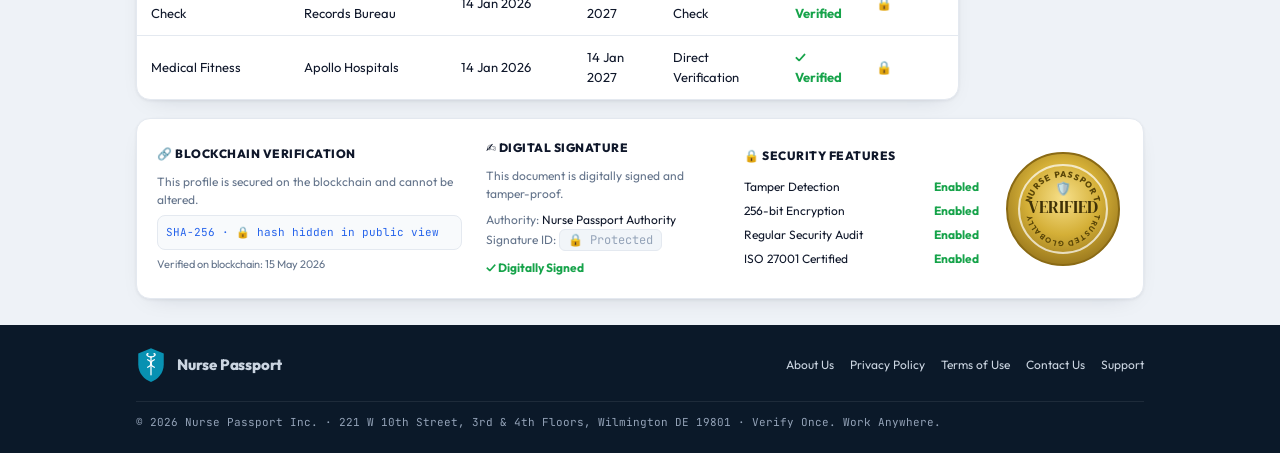
<file: verify.html>
<!DOCTYPE html>
<html lang="en">
<head>
<meta charset="UTF-8"/>
<meta name="viewport" content="width=device-width, initial-scale=1.0"/>
<meta name="description" content="Verified Nurse Passport profile — independently verified credentials for domestic and international nursing mobility. Verify once. Work anywhere."/>
<meta name="theme-color" content="#0B1929"/>
<meta name="robots" content="noindex,follow"/>
<title>Verify · Nurse Passport — Anita Sharma, RN (NP-2026-000123)</title>
<link rel="icon" href="data:image/svg+xml,<svg xmlns='http://www.w3.org/2000/svg' viewBox='0 0 32 32'><rect width='32' height='32' rx='7' fill='%230B1929'/><path d='M16 4L26 8V16C26 23 21 27 16 29C11 27 6 23 6 16V8Z' fill='%2322d3ee'/><g stroke='white' stroke-width='1.6' stroke-linecap='round'><line x1='16' y1='10' x2='16' y2='23'/><line x1='16' y1='13' x2='12' y2='11'/><line x1='16' y1='13' x2='20' y2='11'/></g><circle cx='16' cy='8.5' r='1.4' fill='white'/></svg>"/>
<link rel="preconnect" href="https://fonts.googleapis.com"/>
<link rel="preconnect" href="https://fonts.gstatic.com" crossorigin/>
<link href="https://fonts.googleapis.com/css2?family=DM+Serif+Display&family=Outfit:wght@400;500;600;700;800&family=JetBrains+Mono:wght@400;500;600&display=swap" rel="stylesheet"/>
<style>
*,*::before,*::after{box-sizing:border-box;margin:0;padding:0}
:root{
  --navy:#0B1929;--navy2:#0d2236;--ink:#0f172a;--muted:#64748b;--faint:#94a3b8;
  --line:#e4e9f0;--bg:#eef2f7;--card:#ffffff;
  --green:#16a34a;--green-l:#22c55e;--green-bg:#ecfdf3;
  --blue:#2563eb;--blue-d:#1e40af;--teal:#0891b2;--teal-l:#22d3ee;
  --purple:#7c3aed;--orange:#ea580c;--gold:#d4af37;
  --body:'Outfit',system-ui,sans-serif;--serif:'DM Serif Display',Georgia,serif;--mono:'JetBrains Mono',monospace;
  --r:14px;--sh:0 1px 3px rgba(15,23,42,.06),0 8px 24px -16px rgba(15,23,42,.25);
}
body{font-family:var(--body);background:var(--bg);color:var(--ink);-webkit-font-smoothing:antialiased;line-height:1.5}
a{color:var(--blue);text-decoration:none}
img{max-width:100%}
.wrap{max-width:1040px;margin:0 auto;padding:0 16px}
.muted{color:var(--muted)}
.mono{font-family:var(--mono)}

/* visibility by mode */
body.public .priv{display:none!important}
body.private .pub{display:none!important}
.protected{display:inline-flex;align-items:center;gap:5px;background:#f1f5f9;border:1px solid var(--line);border-radius:6px;padding:1px 8px;font-size:12px;color:var(--faint);font-family:var(--mono)}

/* ── TOP NAV ─────────────────────────── */
.topbar{background:var(--navy);color:#fff}
.topbar-in{max-width:1040px;margin:0 auto;padding:14px 16px;display:flex;align-items:center;gap:18px;flex-wrap:wrap}
.brand{display:flex;align-items:center;gap:11px}
.brand svg{width:30px;height:36px;flex-shrink:0}
.brand .n{font-weight:800;font-size:19px;letter-spacing:-.2px}
.brand .n b{font-weight:800}
.brand .t{font-size:10px;letter-spacing:.18em;text-transform:uppercase;color:var(--teal-l);font-weight:600}
.verifybar{display:flex;align-items:stretch;gap:0;margin-left:auto;background:#fff;border-radius:10px;overflow:hidden;max-width:420px;flex:1;min-width:260px}
.verifybar select,.verifybar input{border:none;outline:none;font-family:var(--body);font-size:13px;padding:10px 12px;color:var(--ink)}
.verifybar select{background:#f1f5f9;border-right:1px solid var(--line);font-weight:600}
.verifybar input{flex:1;font-family:var(--mono)}
.verifybar button{border:none;background:var(--blue);color:#fff;font-weight:700;padding:0 20px;font-family:var(--body);font-size:13px;cursor:pointer}
.topnav{display:flex;gap:18px;font-size:12px;color:#cbd5e1}
.topnav a{color:#cbd5e1;display:flex;flex-direction:column;align-items:center;gap:3px}
.topnav a:hover{color:#fff}

/* ── MODE TOGGLE ─────────────────────── */
.modebar{background:#fff;border-bottom:1px solid var(--line)}
.modebar-in{max-width:1040px;margin:0 auto;padding:10px 16px;display:flex;align-items:center;gap:12px;flex-wrap:wrap}
.modebar .lbl{font-size:12px;color:var(--muted);font-weight:600}
.seg{display:inline-flex;background:#f1f5f9;border:1px solid var(--line);border-radius:100px;padding:4px;gap:3px}
.seg button{border:none;background:none;font-family:var(--body);font-weight:700;font-size:13px;padding:7px 16px;border-radius:100px;color:var(--muted);cursor:pointer}
.seg button.active{background:var(--navy);color:#fff}
.mode-hint{font-size:12px;color:var(--faint)}

/* ── BANNERS ─────────────────────────── */
.trust-banner{background:var(--green-bg);border-bottom:1px solid #c9efd6;color:#15803d;font-size:13px;font-weight:600;text-align:center;padding:11px 16px;display:flex;align-items:center;justify-content:center;gap:8px}

/* ── LAYOUT ──────────────────────────── */
.grid-main{display:grid;grid-template-columns:1fr 320px;gap:18px;margin:18px auto}
.card{background:var(--card);border:1px solid var(--line);border-radius:var(--r);box-shadow:var(--sh)}
.pad{padding:20px}
.sec-h{font-size:12px;font-weight:800;letter-spacing:1px;text-transform:uppercase;color:var(--muted);margin:26px 0 12px}

/* identity card */
.id-head{display:grid;grid-template-columns:150px 1fr;gap:20px;padding:22px}
.photo{position:relative;border-radius:12px;overflow:hidden;border:1px solid var(--line);aspect-ratio:3/4;background:#dbe3ec}
.photo img{width:100%;height:100%;object-fit:cover;display:block}
.photo .vbadge{position:absolute;left:0;right:0;bottom:0;background:var(--green);color:#fff;font-size:12px;font-weight:700;text-align:center;padding:7px;display:flex;align-items:center;justify-content:center;gap:6px}
.id-name{font-size:28px;font-weight:800;letter-spacing:-.5px;color:var(--ink)}
.nat{display:inline-flex;align-items:center;gap:7px;color:var(--muted);font-size:14px;margin:4px 0 14px}
.id-fields{display:grid;grid-template-columns:1fr 1fr;gap:6px 24px;font-size:13px}
.idf{display:flex;gap:8px;padding:4px 0;align-items:baseline}
.idf .k{color:var(--muted);min-width:120px;display:inline-flex;gap:6px}
.idf .v{font-weight:600;color:var(--ink)}
.idf .v.idlink{color:var(--blue);font-family:var(--mono)}

/* verify box */
.verify-box{border:1px solid var(--line);border-radius:12px;padding:18px;text-align:center}
.verify-box h3{font-size:13px;font-weight:800;letter-spacing:.5px;color:var(--blue-d);margin-bottom:14px}
.qr{display:flex;gap:16px;align-items:center;justify-content:center;text-align:left}
.qr img{width:120px;height:120px}
.qr .qtxt{font-size:12px;color:var(--muted)}
.qr .qtxt a{font-family:var(--mono);font-size:11px;word-break:break-all}
.verified-pill{margin-top:14px;background:var(--green-bg);border:1px solid #bbf7d0;border-radius:10px;padding:14px}
.verified-pill .big{display:inline-flex;align-items:center;gap:8px;color:var(--green);font-weight:800;font-size:18px}
.verified-pill p{font-size:12px;color:#15803d;margin-top:4px}

/* whole-profile strip */
.whole{display:flex;align-items:center;gap:14px;border:1px solid #bbf7d0;background:var(--green-bg);border-radius:12px;padding:16px 20px;margin-top:8px}
.whole .ic{font-size:26px}
.whole h4{color:var(--green);font-size:16px;font-weight:800}
.whole small{color:#15803d}
.whole .dates{margin-left:auto;text-align:right;font-size:12px;color:#15803d;font-family:var(--mono)}

/* trust score panel */
.trust{background:var(--navy);color:#fff;border-radius:var(--r);padding:20px;box-shadow:var(--sh)}
.trust h3{font-size:13px;font-weight:800;letter-spacing:.5px;text-align:center}
.trust .sub{font-size:11px;color:#94a3b8;text-align:center;letter-spacing:1px;margin-bottom:6px}
.gauge{display:block;margin:0 auto}
.gauge-num{font-size:40px;font-weight:800}
.scope-pill{display:flex;justify-content:center;margin:6px 0 14px}
.scope-pill span{background:rgba(34,211,238,.12);border:1px solid rgba(34,211,238,.3);color:var(--teal-l);font-size:11px;font-weight:700;font-family:var(--mono);padding:5px 12px;border-radius:100px}
.checks{display:flex;flex-direction:column;gap:9px}
.chk{display:flex;align-items:center;gap:9px;font-size:13px}
.chk .dot{width:18px;height:18px;border-radius:50%;background:var(--green);color:#fff;display:flex;align-items:center;justify-content:center;font-size:11px;flex-shrink:0}
.chk .pct{margin-left:auto;color:#cbd5e1;font-family:var(--mono);font-size:12px}
.trust .updated{text-align:center;font-size:11px;color:#94a3b8;margin-top:14px;border-top:1px solid rgba(255,255,255,.08);padding-top:12px}

/* recruiter panel */
.recruit{margin-top:18px;background:#fff;border:1px solid var(--line);border-radius:var(--r);padding:18px;box-shadow:var(--sh)}
.recruit h3{font-size:15px;font-weight:800}
.recruit p{font-size:13px;color:var(--muted);margin:4px 0 14px}
.rbtn{display:flex;align-items:center;gap:10px;width:100%;border:none;border-radius:10px;color:#fff;font-family:var(--body);font-weight:700;font-size:14px;padding:13px 16px;margin-bottom:9px;cursor:pointer}
.rbtn.g{background:var(--green)}.rbtn.b{background:var(--blue)}.rbtn.p{background:var(--purple)}
.rbtn.o{background:var(--orange)}.rbtn.t{background:var(--teal)}
.rbtn.pdf{background:#fff;color:var(--ink);border:1px solid var(--line)}
.recruit-locked{background:#f8fafc;border:1px dashed var(--line);border-radius:10px;padding:16px;text-align:center;font-size:13px;color:var(--muted)}
.recruit-locked b{color:var(--ink)}

/* verified cards grid */
.vgrid{display:grid;grid-template-columns:repeat(4,1fr);gap:14px}
.vcard{background:#fff;border:1px solid var(--line);border-radius:12px;padding:16px;box-shadow:var(--sh)}
.vcard .top{display:flex;align-items:flex-start;justify-content:space-between;gap:8px;margin-bottom:12px}
.vcard .tt{display:flex;align-items:center;gap:9px}
.vcard .vic{width:30px;height:30px;border-radius:8px;background:#eff6ff;color:var(--blue);display:flex;align-items:center;justify-content:center;font-size:15px;flex-shrink:0}
.vcard h4{font-size:12px;font-weight:800;letter-spacing:.3px;text-transform:uppercase;color:var(--ink);line-height:1.25}
.vchk{width:22px;height:22px;border-radius:50%;background:var(--green);color:#fff;display:flex;align-items:center;justify-content:center;font-size:13px;flex-shrink:0}
.vcard .row{font-size:12px;margin:3px 0;color:var(--ink)}
.vcard .row .k{color:var(--muted)}
.vcard .row.ok{color:#15803d}
.vcard .stat{color:var(--blue);font-weight:700}
.vcard .von{font-size:11px;color:var(--muted);margin-top:8px}
.vcard .vd{font-size:12px;color:var(--blue);font-weight:600;margin-top:6px;display:inline-block}

/* timeline table */
.tbl-wrap{overflow-x:auto;background:#fff;border:1px solid var(--line);border-radius:var(--r);box-shadow:var(--sh)}
table{width:100%;border-collapse:collapse;font-size:13px;min-width:760px}
thead th{background:#f8fafc;text-align:left;font-size:11px;letter-spacing:.5px;text-transform:uppercase;color:var(--muted);padding:12px 14px;border-bottom:1px solid var(--line)}
tbody td{padding:12px 14px;border-bottom:1px solid var(--line)}
tbody tr:last-child td{border-bottom:none}
.badge-ok{display:inline-flex;align-items:center;gap:5px;color:var(--green);font-weight:700}

/* security footer */
.secrow{display:grid;grid-template-columns:1.3fr 1fr 1fr auto;gap:24px;align-items:center}
.sec h4{font-size:12px;font-weight:800;letter-spacing:.5px;text-transform:uppercase;display:flex;align-items:center;gap:8px;margin-bottom:10px}
.hash{font-family:var(--mono);font-size:11px;color:var(--blue);word-break:break-all;background:#f8fafc;border:1px solid var(--line);border-radius:8px;padding:8px;margin-top:6px}
.sec .li{display:flex;align-items:center;justify-content:space-between;font-size:12px;padding:3px 0}
.sec .li .en{color:var(--green);font-weight:700}
.seal{width:120px;height:120px}

/* toast */
#np-toast{position:fixed;left:50%;bottom:24px;translate:-50% 20px;background:var(--navy);color:#fff;font-size:14px;font-weight:600;padding:13px 20px;border-radius:12px;box-shadow:0 12px 30px rgba(0,0,0,.3);opacity:0;pointer-events:none;transition:opacity .25s,translate .25s;z-index:200;max-width:90vw;text-align:center}
#np-toast.show{opacity:1;translate:-50% 0}

/* footer */
.foot{background:var(--navy);color:#cbd5e1;margin-top:26px}
.foot-in{max-width:1040px;margin:0 auto;padding:22px 16px;display:flex;align-items:center;gap:18px;flex-wrap:wrap;font-size:12px}
.foot a{color:#cbd5e1}.foot a:hover{color:#fff}
.foot .links{display:flex;gap:16px;flex-wrap:wrap;margin-left:auto}

@media(max-width:880px){
  .grid-main{grid-template-columns:1fr}
  .vgrid{grid-template-columns:repeat(2,1fr)}
  .id-head{grid-template-columns:120px 1fr}
  .id-fields{grid-template-columns:1fr}
  .secrow{grid-template-columns:1fr;gap:16px}
  .seal{justify-self:center}
}
@media(max-width:520px){
  .vgrid{grid-template-columns:1fr}
  .topnav{display:none}
  .verifybar{margin-left:0;order:3;max-width:none}
}
</style>
</head>
<body class="public">

<!-- ── TOP NAV ─────────────────────────── -->
<div class="topbar">
  <div class="topbar-in">
    <div class="brand">
      <svg viewBox="0 0 40 48" xmlns="http://www.w3.org/2000/svg"><defs><linearGradient id="s" x1="0" y1="0" x2="1" y2="1"><stop offset="0" stop-color="#22d3ee"/><stop offset="1" stop-color="#0891b2"/></linearGradient></defs><path d="M20 1.5 L37 8.5 V23 C37 35 29 43.5 20 46.5 C11 43.5 3 35 3 23 V8.5 Z" fill="url(#s)" stroke="rgba(255,255,255,.22)"/><g stroke="#fff" stroke-width="1.7" fill="none" stroke-linecap="round"><line x1="20" y1="13" x2="20" y2="37"/><path d="M20 13.5 C14.5 12.5 13 9.5 16 9"/><path d="M20 13.5 C25.5 12.5 27 9.5 24 9"/><path d="M15.5 17 C24 20 16 24 24.5 27"/><path d="M24.5 17 C16 20 24 24 15.5 27"/></g><circle cx="20" cy="11" r="1.9" fill="#fff"/></svg>
      <div>
        <div class="n">NursePassport.net <span style="color:#22d3ee">/ Verify</span></div>
        <div class="t">Verify Once · Work Anywhere</div>
      </div>
    </div>
    <div class="verifybar">
      <select aria-label="Verify type"><option>Verify Nurse</option><option>Verify Employer</option><option>Verify Document</option></select>
      <input value="NP-2026-000123" aria-label="Nurse Passport ID"/>
      <button onclick="toast('Showing a sample verified profile — NP-2026-000123.')">Verify</button>
    </div>
    <nav class="topnav">
      <a href="for-nurses.html">How It Works</a>
      <a href="for-facilities.html">For Employers</a>
      <a href="contact.html">Contact Us</a>
    </nav>
  </div>
</div>

<!-- ── MODE TOGGLE ─────────────────────── -->
<div class="modebar">
  <div class="modebar-in">
    <span class="lbl">View as:</span>
    <div class="seg">
      <button id="mPub" class="active" onclick="setMode('public')">🔓 Public</button>
      <button id="mPriv" onclick="setMode('private')">🔐 Private (recruiter)</button>
    </div>
    <span class="mode-hint" id="modeHint">Public view — anyone with the QR link sees this. Personal identifiers are protected.</span>
  </div>
</div>

<!-- ── TRUST BANNER ────────────────────── -->
<div class="trust-banner">✅ This nurse profile has been independently verified by authoritative institutions and trusted sources.</div>

<div class="wrap">
  <div class="grid-main">
    <!-- LEFT COLUMN -->
    <div>
      <!-- IDENTITY CARD -->
      <div class="card">
        <div class="id-head">
          <div class="photo">
            <img src="[data-uri]" alt="Nurse portrait"/>
            <div class="vbadge">🛡️ VERIFIED</div>
          </div>
          <div>
            <div class="id-name">ANITA SHARMA, RN</div>
            <div class="nat">🇮🇳 Indian National</div>
            <div class="id-fields">
              <div class="idf"><span class="k">📅 Date of Birth</span><span class="v"><span class="priv">14 May 1992</span><span class="pub protected">🔒 Protected</span></span></div>
              <div class="idf"><span class="k">🆔 Nurse Passport ID</span><span class="v idlink">NP-2026-000123</span></div>
              <div class="idf"><span class="k">📕 Passport Number</span><span class="v"><span class="priv">U1234567</span><span class="pub protected">🔒 U•••4567</span></span></div>
              <div class="idf"><span class="k">📋 Registration No.</span><span class="v"><span class="priv">MH/2018/123456</span><span class="pub protected">🔒 MH/2018/•••</span></span></div>
              <div class="idf"><span class="k">⚧ Gender</span><span class="v">Female</span></div>
              <div class="idf"><span class="k">🌐 Nationality</span><span class="v">Indian</span></div>
              <div class="idf"><span class="k">✉️ Email</span><span class="v"><span class="priv">anita.sharma@email.com</span><span class="pub protected">🔒 Protected</span></span></div>
              <div class="idf"><span class="k">🗣️ Language</span><span class="v">English, Hindi</span></div>
              <div class="idf"><span class="k">📞 Phone</span><span class="v"><span class="priv">+91 98765 43210</span><span class="pub protected">🔒 Protected</span></span></div>
              <div class="idf"><span class="k">🧭 Mobility</span><span class="v" style="color:var(--teal)">Domestic + International</span></div>
            </div>
          </div>
        </div>
      </div>

      <!-- WHOLE PROFILE VERIFIED -->
      <div class="whole">
        <span class="ic">🛡️</span>
        <div>
          <h4>This entire profile is VERIFIED</h4>
          <small>All information has been independently verified.</small>
        </div>
        <div class="dates">Verified: 15 May 2026<br/>Expires: 15 May 2027</div>
      </div>

      <!-- EVERYTHING VERIFIED GRID -->
      <div class="sec-h">Everything has been verified</div>
      <div class="vgrid">
        <div class="vcard"><div class="top"><div class="tt"><div class="vic">🪪</div><h4>Identity Verification</h4></div><div class="vchk">✓</div></div>
          <div class="row">Government ID, Passport &amp; Facial Match Verified</div>
          <div class="row"><span class="k">Verified by:</span> IDfy</div>
          <div class="von">Verified on 14 May 2026</div><a class="vd priv" href="#">View Details →</a></div>
        <div class="vcard"><div class="top"><div class="tt"><div class="vic">🩺</div><h4>Nursing Registration</h4></div><div class="vchk">✓</div></div>
          <div class="row"><span class="k">Status:</span> <span class="stat">ACTIVE</span></div>
          <div class="row"><span class="k">Council:</span> Maharashtra Nursing Council</div>
          <div class="row priv"><span class="k">Reg No:</span> MH/2018/123456</div>
          <div class="von">Verified on 15 May 2026</div><a class="vd priv" href="#">View Details →</a></div>
        <div class="vcard"><div class="top"><div class="tt"><div class="vic">🎓</div><h4>Education Verification</h4></div><div class="vchk">✓</div></div>
          <div class="row">B.Sc Nursing</div>
          <div class="row"><span class="k">Institution:</span> AIIMS, New Delhi</div>
          <div class="row"><span class="k">Graduation:</span> 2014</div>
          <div class="von">Verified on 14 May 2026</div><a class="vd priv" href="#">View Details →</a></div>
        <div class="vcard"><div class="top"><div class="tt"><div class="vic">💼</div><h4>Employment Verification</h4></div><div class="vchk">✓</div></div>
          <div class="row"><span class="k">Employer:</span> Apollo Hospitals</div>
          <div class="row"><span class="k">Experience:</span> 5.3 years</div>
          <div class="von">Verified on 15 May 2026</div><a class="vd priv" href="#">View Details →</a></div>
        <div class="vcard"><div class="top"><div class="tt"><div class="vic">🛡️</div><h4>Background Checks</h4></div><div class="vchk">✓</div></div>
          <div class="row ok">✓ Criminal Record — Clear</div>
          <div class="row ok">✓ Enhanced DBS (UK) — Clear</div>
          <div class="row ok">✓ Sanctions &amp; Watchlist — Clear</div>
          <div class="von">Verified on 14 May 2026</div><a class="vd priv" href="#">View Details →</a></div>
        <div class="vcard"><div class="top"><div class="tt"><div class="vic">⭐</div><h4>Professional Credentials</h4></div><div class="vchk">✓</div></div>
          <div class="row ok">✓ ICU Certification</div>
          <div class="row ok">✓ BLS / ACLS</div>
          <div class="row ok">✓ 36 CE Credits</div>
          <div class="von">Verified on 15 May 2026</div><a class="vd priv" href="#">View Details →</a></div>
        <div class="vcard"><div class="top"><div class="tt"><div class="vic">💬</div><h4>Language Verification</h4></div><div class="vchk">✓</div></div>
          <div class="row">IELTS Academic</div>
          <div class="row"><span class="k">Overall:</span> 7.5</div>
          <div class="row"><span class="k">Valid until:</span> 09 Apr 2026</div>
          <div class="von">Verified by IDP IELTS</div><a class="vd priv" href="#">View Details →</a></div>
        <div class="vcard"><div class="top"><div class="tt"><div class="vic">❤️</div><h4>Health Compliance</h4></div><div class="vchk">✓</div></div>
          <div class="row ok">✓ Hepatitis B — Immunized</div>
          <div class="row ok">✓ COVID-19 — Vaccinated</div>
          <div class="row ok">✓ Medical Fitness — Fit</div>
          <div class="von">Verified on 14 May 2026</div><a class="vd priv" href="#">View Details →</a></div>
        <div class="vcard"><div class="top"><div class="tt"><div class="vic">🌍</div><h4>Immigration &amp; Mobility</h4></div><div class="vchk">✓</div></div>
          <div class="row"><span class="k">Scope:</span> Stay Home + Go Global</div>
          <div class="row"><span class="k">Work Permit:</span> Eligible</div>
          <div class="row"><span class="k">Countries Eligible:</span> 32</div>
          <div class="von">Verified on 15 May 2026</div><a class="vd priv" href="#">View Details →</a></div>
        <div class="vcard"><div class="top"><div class="tt"><div class="vic">✅</div><h4>Skills Verification</h4></div><div class="vchk">✓</div></div>
          <div class="row ok">✓ Clinical Skills — Passed</div>
          <div class="row ok">✓ Practical Competency — Passed</div>
          <div class="row ok">✓ Digital Skills — Passed</div>
          <div class="von">Verified on 14 May 2026</div><a class="vd priv" href="#">View Details →</a></div>
        <div class="vcard"><div class="top"><div class="tt"><div class="vic">👥</div><h4>References</h4></div><div class="vchk">✓</div></div>
          <div class="row ok">✓ Professional Reference 1</div>
          <div class="row ok">✓ Professional Reference 2</div>
          <div class="row ok">✓ Professional Reference 3</div>
          <div class="von">Verified on 15 May 2026</div><a class="vd priv" href="#">View Details →</a></div>
        <div class="vcard"><div class="top"><div class="tt"><div class="vic">📖</div><h4>Continuing Education</h4></div><div class="vchk">✓</div></div>
          <div class="row"><span class="k">Total CE Hours:</span> 36</div>
          <div class="row"><span class="k">Last Updated:</span> 10 May 2026</div>
          <div class="row"><span class="k">Next Due:</span> 10 May 2027</div>
          <div class="von">Verified on 15 May 2026</div><a class="vd priv" href="#">View Details →</a></div>
      </div>

      <!-- TIMELINE -->
      <div class="sec-h">Verification timeline <span class="priv" style="float:right;text-transform:none;letter-spacing:0"><a href="#">View full audit trail →</a></span></div>
      <div class="tbl-wrap">
        <table>
          <thead><tr><th>Item</th><th>Verified by</th><th>Verification date</th><th>Expiry</th><th>Method</th><th>Status</th><th>Document</th></tr></thead>
          <tbody>
            <tr><td>Nursing License</td><td>Maharashtra Nursing Council</td><td>15 Jan 2026</td><td>15 Jan 2027</td><td>Direct Verification</td><td><span class="badge-ok">✓ Verified</span></td><td><span class="priv"><a href="#">📄 View</a></span><span class="pub">🔒</span></td></tr>
            <tr><td>Education (B.Sc Nursing)</td><td>AIIMS, New Delhi</td><td>14 Jan 2026</td><td>—</td><td>Direct Verification</td><td><span class="badge-ok">✓ Verified</span></td><td><span class="priv"><a href="#">📄 View</a></span><span class="pub">🔒</span></td></tr>
            <tr><td>Employment (Apollo Hospitals)</td><td>Apollo Hospitals</td><td>15 Jan 2026</td><td>—</td><td>Employer Verification</td><td><span class="badge-ok">✓ Verified</span></td><td><span class="priv"><a href="#">📄 View</a></span><span class="pub">🔒</span></td></tr>
            <tr><td>IELTS Score</td><td>IDP IELTS</td><td>14 Jan 2026</td><td>09 Apr 2026</td><td>Direct Verification</td><td><span class="badge-ok">✓ Verified</span></td><td><span class="priv"><a href="#">📄 View</a></span><span class="pub">🔒</span></td></tr>
            <tr><td>Criminal Record Check</td><td>National Crime Records Bureau</td><td>14 Jan 2026</td><td>14 Jan 2027</td><td>Database Check</td><td><span class="badge-ok">✓ Verified</span></td><td><span class="priv"><a href="#">📄 View</a></span><span class="pub">🔒</span></td></tr>
            <tr><td>Medical Fitness</td><td>Apollo Hospitals</td><td>14 Jan 2026</td><td>14 Jan 2027</td><td>Direct Verification</td><td><span class="badge-ok">✓ Verified</span></td><td><span class="priv"><a href="#">📄 View</a></span><span class="pub">🔒</span></td></tr>
          </tbody>
        </table>
      </div>
    </div>

    <!-- RIGHT COLUMN -->
    <div>
      <!-- TRUST SCORE -->
      <div class="trust">
        <h3>NURSE PASSPORT</h3>
        <div class="sub">TRUST SCORE</div>
        <svg class="gauge" width="180" height="110" viewBox="0 0 180 110">
          <path d="M15 100 A75 75 0 0 1 165 100" fill="none" stroke="rgba(255,255,255,.12)" stroke-width="13" stroke-linecap="round"/>
          <path d="M15 100 A75 75 0 0 1 165 100" fill="none" stroke="#22c55e" stroke-width="13" stroke-linecap="round" stroke-dasharray="235.6" stroke-dashoffset="4.7"/>
          <text x="90" y="86" text-anchor="middle" class="gauge-num" fill="#fff" font-family="Outfit" font-weight="800">98</text>
          <text x="90" y="103" text-anchor="middle" fill="#22c55e" font-size="11" font-family="JetBrains Mono" letter-spacing="1">/100 VERIFIED</text>
        </svg>
        <div class="scope-pill"><span>🧭 DOMESTIC + INTERNATIONAL</span></div>
        <div class="checks">
          <div class="chk"><span class="dot">✓</span> Identity <span class="pct">100%</span></div>
          <div class="chk"><span class="dot">✓</span> Education <span class="pct">100%</span></div>
          <div class="chk"><span class="dot">✓</span> License <span class="pct">100%</span></div>
          <div class="chk"><span class="dot">✓</span> Employment <span class="pct">95%</span></div>
          <div class="chk"><span class="dot">✓</span> Background Check <span class="pct">100%</span></div>
          <div class="chk"><span class="dot">✓</span> Language <span class="pct">95%</span></div>
          <div class="chk"><span class="dot">✓</span> Health Compliance <span class="pct">100%</span></div>
          <div class="chk"><span class="dot">✓</span> References <span class="pct">100%</span></div>
          <div class="chk"><span class="dot">✓</span> Work Eligibility <span class="pct">100%</span></div>
        </div>
        <div class="updated">Last updated: 15 May 2026</div>
      </div>

      <!-- VERIFY THIS PROFILE -->
      <div class="card pad" style="margin-top:18px">
        <div class="verify-box" style="border:none;padding:0">
          <h3>VERIFY THIS PROFILE</h3>
          <div class="qr">
            <img src="[data-uri]" alt="QR code to verify this profile"/>
            <div class="qtxt">Scan QR code<br/>or visit<br/><a href="#">NursePassport.net/verify/NP-2026-000123</a></div>
          </div>
          <div class="verified-pill">
            <span class="big">🛡️ VERIFIED</span>
            <p>This profile is authentic and tamper-proof.</p>
          </div>
        </div>
      </div>

      <!-- RECRUITER ACTIONS -->
      <div class="recruit">
        <h3>For recruiters</h3>
        <p>Everything you need. Verified. Reliable. Fast.</p>
        <div class="priv">
          <button class="rbtn g" onclick="recruitAction('Hire Nurse')">👤 Hire Nurse</button>
          <button class="rbtn b" onclick="recruitAction('Request Interview')">📅 Request Interview</button>
          <button class="rbtn p" onclick="recruitAction('Request Documents')">📄 Request Documents</button>
          <button class="rbtn o" onclick="recruitAction('Start Sponsorship')">🛫 Start Sponsorship</button>
          <button class="rbtn t" onclick="recruitAction('Compliance Check')">✅ Start Compliance Check</button>
          <button class="rbtn pdf" onclick="recruitAction('Download Report')">📑 Download Verification Report</button>
        </div>
        <div class="pub recruit-locked">
          🔐 <b>Documents &amp; contact are private.</b><br/>
          <a href="app.html#facility">Sign in as a verified recruiter</a> to request documents, interview, or hire this nurse.
        </div>
      </div>
    </div>
  </div>

  <!-- SECURITY FOOTER -->
  <div class="card pad" style="margin-bottom:8px">
    <div class="secrow">
      <div class="sec">
        <h4>🔗 Blockchain Verification</h4>
        <p class="muted" style="font-size:12px">This profile is secured on the blockchain and cannot be altered.</p>
        <div class="hash priv">a3f5d2c18b7e9d2f4b8e1a7c9d3e6f2b6c4d8e9f1a2b3c4d5e6f7a8b9c0d1e2</div>
        <div class="hash pub">SHA-256 · 🔒 hash hidden in public view</div>
        <div class="muted" style="font-size:11px;margin-top:6px">Verified on blockchain: 15 May 2026</div>
      </div>
      <div class="sec">
        <h4>✍️ Digital Signature</h4>
        <p class="muted" style="font-size:12px">This document is digitally signed and tamper-proof.</p>
        <div style="font-size:12px;margin-top:8px"><span class="muted">Authority:</span> Nurse Passport Authority</div>
        <div style="font-size:12px"><span class="muted">Signature ID:</span> <span class="priv mono">NP-DS-2026-000123</span><span class="pub protected">🔒 Protected</span></div>
        <div class="badge-ok" style="margin-top:8px;font-size:12px">✓ Digitally Signed</div>
      </div>
      <div class="sec">
        <h4>🔒 Security Features</h4>
        <div class="li"><span>Tamper Detection</span><span class="en">Enabled</span></div>
        <div class="li"><span>256-bit Encryption</span><span class="en">Enabled</span></div>
        <div class="li"><span>Regular Security Audit</span><span class="en">Enabled</span></div>
        <div class="li"><span>ISO 27001 Certified</span><span class="en">Enabled</span></div>
      </div>
      <svg class="seal" viewBox="0 0 120 120" xmlns="http://www.w3.org/2000/svg" aria-label="Verified seal">
        <defs><radialGradient id="gold" cx="50%" cy="40%" r="60%"><stop offset="0" stop-color="#f7e08a"/><stop offset="55%" stop-color="#d4af37"/><stop offset="100%" stop-color="#9c7a1e"/></radialGradient></defs>
        <circle cx="60" cy="60" r="56" fill="url(#gold)" stroke="#8a6a14" stroke-width="2"/>
        <circle cx="60" cy="60" r="44" fill="none" stroke="#fff" stroke-opacity=".7" stroke-width="2"/>
        <path id="arcTop" d="M28 60 A32 32 0 0 1 92 60" fill="none"/>
        <path id="arcBot" d="M92 60 A32 32 0 0 1 28 60" fill="none"/>
        <text fill="#5b4708" font-family="Outfit" font-weight="800" font-size="8.5" letter-spacing="1"><textPath href="#arcTop" startOffset="50%" text-anchor="middle">NURSE PASSPORT</textPath></text>
        <text fill="#5b4708" font-family="Outfit" font-weight="700" font-size="7.5" letter-spacing="1"><textPath href="#arcBot" startOffset="50%" text-anchor="middle">TRUSTED GLOBALLY</textPath></text>
        <text x="60" y="64" text-anchor="middle" fill="#3f3107" font-family="DM Serif Display" font-size="17">VERIFIED</text>
        <text x="60" y="44" text-anchor="middle" font-size="13">🛡️</text>
      </svg>
    </div>
  </div>
</div>

<!-- ── FOOTER ──────────────────────────── -->
<div class="foot">
  <div class="foot-in">
    <div class="brand"><svg viewBox="0 0 40 48" width="26" height="31" xmlns="http://www.w3.org/2000/svg"><path d="M20 1.5 L37 8.5 V23 C37 35 29 43.5 20 46.5 C11 43.5 3 35 3 23 V8.5 Z" fill="#0891b2"/><g stroke="#fff" stroke-width="1.7" fill="none" stroke-linecap="round"><line x1="20" y1="13" x2="20" y2="37"/><path d="M20 13.5 C14.5 12.5 13 9.5 16 9"/><path d="M20 13.5 C25.5 12.5 27 9.5 24 9"/><path d="M15.5 17 C24 20 16 24 24.5 27"/><path d="M24.5 17 C16 20 24 24 15.5 27"/></g></svg><div class="n" style="font-size:15px">Nurse Passport</div></div>
    <div class="links">
      <a href="about.html">About Us</a>
      <a href="privacy.html">Privacy Policy</a>
      <a href="terms.html">Terms of Use</a>
      <a href="contact.html">Contact Us</a>
      <a href="contact.html">Support</a>
    </div>
    <div style="width:100%;border-top:1px solid rgba(255,255,255,.08);padding-top:12px;color:#94a3b8;font-family:var(--mono);font-size:11px">© 2026 Nurse Passport Inc. · 221 W 10th Street, 3rd &amp; 4th Floors, Wilmington DE 19801 · Verify Once. Work Anywhere.</div>
  </div>
</div>

<div id="np-toast" role="status" aria-live="polite"></div>

<script>
function toast(msg){
  var t=document.getElementById('np-toast');
  t.textContent=msg; t.classList.add('show');
  clearTimeout(t._h); t._h=setTimeout(function(){t.classList.remove('show');},2600);
}
function setMode(m){
  document.body.className=m;
  document.getElementById('mPub').classList.toggle('active',m==='public');
  document.getElementById('mPriv').classList.toggle('active',m==='private');
  document.getElementById('modeHint').textContent = m==='public'
    ? 'Public view — anyone with the QR link sees this. Personal identifiers are protected.'
    : 'Private view — for authenticated recruiters. Full identifiers, documents and actions are visible.';
}
function recruitAction(a){ toast(a + ' — sent to your recruiter inbox.'); }
// Allow ?view=private deep-link (e.g. after recruiter sign-in)
if(new URLSearchParams(location.search).get('view')==='private') setMode('private');
</script>
</body>
</html>
</file>
<file: styles.css>
*,*::before,*::after{box-sizing:border-box;margin:0;padding:0}
:root{
  --navy:#0B1929;--navy2:#0d1f35;--navy3:#071420;
  --teal:#0891b2;--teal-l:#22d3ee;--teal-p:rgba(34,211,238,.1);
  --green:#059669;--green-l:#22c55e;--green-cta:#10b981;
  --amber:#d97706;--red:#dc2626;--purple:#7c3aed;
  --white:#fff;--muted:rgba(255,255,255,.55);--faint:rgba(255,255,255,.12);
  --border:rgba(255,255,255,.08);--card:rgba(255,255,255,.04);
  --serif:'DM Serif Display',Georgia,'Times New Roman',serif;
  --display:'Space Grotesk',system-ui,sans-serif;
  --body:'Outfit',system-ui,sans-serif;
  --mono:'JetBrains Mono',monospace;
  --r8:8px;--r12:12px;--r16:16px;--r24:24px;
  --hero-img:url('assets/hero-nurse.jpg');
}
html{scroll-behavior:smooth;font-size:16px}
body{font-family:var(--body);background:var(--navy);color:var(--white);-webkit-font-smoothing:antialiased;overflow-x:hidden}
img{max-width:100%;height:auto}
a{color:inherit;text-decoration:none}
::-webkit-scrollbar{width:5px}
::-webkit-scrollbar-thumb{background:#1e3a52;border-radius:3px}

/* ── NAV ─────────────────────────────────────────── */
nav{
  position:fixed;top:0;left:0;right:0;z-index:100;
  background:rgba(11,25,41,.92);backdrop-filter:blur(16px);
  border-bottom:1px solid var(--border);
  padding:12px 5%;min-height:72px;
  display:flex;align-items:center;justify-content:space-between;gap:16px;
}
.logo{display:flex;align-items:center;gap:11px}
.logo-shield{flex-shrink:0;width:40px;height:47px;filter:drop-shadow(0 0 10px rgba(34,211,238,.45))}
.logo-text{display:flex;flex-direction:column;line-height:1}
.logo-name{font-family:var(--serif);font-size:clamp(22px,5.4vw,32px);font-weight:400;color:var(--white);letter-spacing:.2px;white-space:nowrap}
.logo-tag{font-family:var(--body);font-size:9px;font-weight:700;letter-spacing:.12em;text-transform:uppercase;color:var(--teal-l);margin-top:4px;white-space:nowrap}
.nav-right{display:flex;align-items:center;gap:clamp(14px,2vw,26px)}
.nav-links{display:flex;align-items:center;gap:clamp(14px,2vw,26px)}
.nav-links a{font-size:14px;color:var(--muted);font-weight:500;transition:color .2s}
.nav-links a:hover{color:var(--white)}
.nav-signin{font-size:15px;font-weight:600;color:var(--white);transition:color .2s;white-space:nowrap}
.nav-signin:hover{color:var(--teal-l)}
.btn{display:inline-flex;align-items:center;gap:6px;padding:9px 22px;border-radius:var(--r8);font-family:var(--body);font-size:13px;font-weight:700;cursor:pointer;transition:all .2s;border:none;white-space:nowrap}
.btn-primary{background:linear-gradient(135deg,#10b981,#059669);color:var(--white);box-shadow:0 12px 30px -10px rgba(16,185,129,.55)}
.btn-primary:hover{background:linear-gradient(135deg,#16c995,#0a7350);transform:translateY(-1px);box-shadow:0 16px 36px -10px rgba(16,185,129,.65)}
.btn-ghost{background:transparent;color:var(--white);border:1px solid var(--border)}
.btn-ghost:hover{border-color:var(--teal-l);color:var(--teal-l)}
.btn-lg{padding:14px 32px;font-size:15px;border-radius:var(--r12)}
.btn-xl{padding:16px 36px;font-size:16px;border-radius:var(--r12)}
.hamburger{display:none;flex-direction:column;gap:5px;cursor:pointer;padding:4px}
.hamburger span{display:block;width:24px;height:2px;background:var(--white);border-radius:2px;transition:all .3s}
.mobile-menu{display:none;position:fixed;inset:72px 0 0 0;background:var(--navy2);z-index:99;padding:28px 5%;flex-direction:column;gap:20px}
.mobile-menu a{font-size:16px;font-weight:600;color:var(--muted);padding:10px 0;border-bottom:1px solid var(--border)}
.mobile-menu a:hover{color:var(--white)}
.mobile-menu .btn{width:100%;justify-content:center;margin-top:8px}

/* ── HERO ─────────────────────────────────────────── */
.hero{
  min-height:100vh;
  display:flex;flex-direction:column;align-items:flex-start;justify-content:center;
  text-align:left;padding:120px 24px 56px;
  position:relative;overflow:hidden;
  background:
    radial-gradient(ellipse 46% 70% at 82% 42%,rgba(34,211,238,.16) 0%,rgba(34,211,238,.05) 38%,transparent 66%),
    radial-gradient(ellipse 80% 60% at 26% 34%,rgba(8,145,178,.14) 0%,transparent 60%),
    radial-gradient(ellipse 60% 50% at 85% 88%,rgba(16,185,129,.06) 0%,transparent 55%),
    var(--navy);
}
.hero-figure{
  position:absolute;right:0;bottom:0;z-index:0;
  height:97%;width:66%;max-width:680px;
  background:url('assets/hero-nurse-blend.png') no-repeat bottom right;
  background-size:contain;
  pointer-events:none;user-select:none;
  filter:drop-shadow(-12px 18px 50px rgba(0,0,0,.5)) drop-shadow(0 0 40px rgba(11,25,41,.6));
}
.hero::after{
  content:'';position:absolute;inset:0;z-index:1;pointer-events:none;
  background:
    linear-gradient(90deg,var(--navy) 0%,rgba(9,22,37,.86) 30%,rgba(9,22,37,.4) 58%,rgba(9,22,37,.05) 82%,transparent 100%),
    linear-gradient(0deg,var(--navy) 0%,rgba(11,25,41,.35) 14%,transparent 32%);
}
.hero-inner{position:relative;z-index:2;width:100%;max-width:600px}
.hero-badge{
  display:inline-flex;align-items:center;gap:8px;
  background:rgba(34,211,238,.08);border:1px solid rgba(34,211,238,.2);
  border-radius:100px;padding:6px 16px;
  font-size:12px;font-family:var(--mono);font-weight:600;color:var(--teal-l);
  letter-spacing:.5px;margin-bottom:28px;
}
.hero-badge::before{content:'';width:6px;height:6px;border-radius:50%;background:var(--green-l);animation:pulse 2s infinite}
@keyframes pulse{0%,100%{opacity:1;transform:scale(1)}50%{opacity:.5;transform:scale(.8)}}
h1{
  font-family:var(--serif);
  font-size:clamp(44px,9vw,76px);
  font-weight:400;line-height:1.02;
  letter-spacing:-1px;margin-bottom:22px;
  position:relative;z-index:1;
}
h1 .teal{color:var(--teal-l)}
h1 .block{display:block}
.hero-sub{
  font-size:clamp(16px,2.2vw,20px);
  color:rgba(255,255,255,.6);max-width:540px;margin:0 0 32px;
  line-height:1.7;position:relative;z-index:1;
}
.hero-cta-main{width:100%;max-width:520px;justify-content:center;font-size:17px;padding:20px 28px;border-radius:16px}
.hero-secondary{display:inline-flex;align-items:center;gap:8px;margin-top:22px;font-size:17px;font-weight:700;color:var(--white);transition:color .2s}
.hero-secondary:hover{color:var(--teal-l)}
.btn-app{
  display:inline-flex;align-items:center;gap:12px;margin-top:28px;
  background:rgba(255,255,255,.05);border:1px solid var(--border);
  border-radius:14px;padding:15px 22px;font-size:16px;font-weight:700;color:var(--white);
  transition:border-color .2s,background .2s;
}
.btn-app:hover{border-color:rgba(34,211,238,.35);background:rgba(34,211,238,.06)}
.btn-app svg{flex-shrink:0}
.trust-chips{display:flex;flex-wrap:wrap;gap:10px;margin-top:26px}
.trust-chip{
  border:1px solid rgba(255,255,255,.15);border-radius:100px;
  padding:9px 18px;font-size:13px;font-weight:500;
  color:rgba(255,255,255,.55);background:rgba(255,255,255,.02);
}
.hero-stats{
  display:grid;grid-template-columns:repeat(3,1fr);
  width:100%;max-width:560px;margin-top:34px;
  background:rgba(255,255,255,.03);border:1px solid var(--border);
  border-radius:var(--r16);overflow:hidden;
}
.hero-stats .hs{padding:22px 12px;text-align:center;border-right:1px solid var(--border)}
.hero-stats .hs:last-child{border-right:none}
.hero-stats .stat-val{font-family:var(--display);font-size:clamp(26px,5vw,34px);font-weight:800;color:var(--white);line-height:1}
.hero-stats .stat-lbl{font-size:11px;color:rgba(255,255,255,.4);font-family:var(--body);margin-top:7px}

/* ── STATS STRIP ──────────────────────────────────── */
.stats-strip{
  background:rgba(255,255,255,.03);
  border-top:1px solid var(--border);border-bottom:1px solid var(--border);
  padding:28px 5%;
  display:grid;grid-template-columns:repeat(4,1fr);
  gap:20px;text-align:center;
}
.stat-val{font-family:var(--display);font-size:clamp(28px,4vw,42px);font-weight:900;color:var(--teal-l);line-height:1}
.stat-lbl{font-size:11px;color:rgba(255,255,255,.4);font-family:var(--mono);letter-spacing:1px;margin-top:6px;text-transform:uppercase}

/* ── SECTIONS ─────────────────────────────────────── */
section{padding:80px 5%}
.section-tag{font-size:11px;font-family:var(--mono);font-weight:700;color:var(--teal-l);letter-spacing:2px;text-transform:uppercase;margin-bottom:14px}
h2{font-family:var(--serif);font-size:clamp(28px,4.5vw,46px);font-weight:400;letter-spacing:-.5px;line-height:1.12;margin-bottom:16px}
.section-sub{font-size:clamp(15px,1.8vw,18px);color:var(--muted);line-height:1.7;max-width:600px}
.center{text-align:center}.center .section-sub{margin:0 auto}

/* ── HOW IT WORKS ─────────────────────────────────── */
.steps{display:grid;grid-template-columns:repeat(auto-fit,minmax(220px,1fr));gap:20px;margin-top:48px}
.step-card{
  background:var(--card);border:1px solid var(--border);border-radius:var(--r16);
  padding:28px 24px;position:relative;
  transition:border-color .2s,transform .2s;
}
.step-card:hover{border-color:rgba(34,211,238,.3);transform:translateY(-3px)}
.step-num{
  font-family:var(--display);font-size:48px;font-weight:900;
  color:rgba(34,211,238,.12);line-height:1;margin-bottom:16px;
}
.step-icon{font-size:28px;margin-bottom:12px;display:block}
.step-card h3{font-family:var(--display);font-size:17px;font-weight:800;margin-bottom:8px}
.step-card p{font-size:13px;color:var(--muted);line-height:1.7}

/* ── FOR NURSES ───────────────────────────────────── */
.nurses-section{background:linear-gradient(135deg,var(--navy2) 0%,var(--navy3) 100%)}
.corridors-grid{display:grid;grid-template-columns:repeat(auto-fill,minmax(200px,1fr));gap:12px;margin-top:40px}
.corridor-pill{
  background:rgba(255,255,255,.04);border:1px solid var(--border);border-radius:var(--r12);
  padding:14px 16px;display:flex;align-items:center;justify-content:space-between;
  transition:border-color .2s,background .2s;cursor:default;
}
.corridor-pill:hover{border-color:rgba(34,211,238,.25);background:rgba(34,211,238,.05)}
.corr-flags{font-size:20px;letter-spacing:2px}
.corr-info{text-align:right}
.corr-salary{font-size:13px;font-weight:700;color:var(--green-l);font-family:var(--mono)}
.corr-time{font-size:10px;color:rgba(255,255,255,.35);margin-top:2px}

/* ── EMBEDDED JOURNEY ─────────────────────────────── */
.journey-preview{
  background:var(--card);border:1px solid var(--border);border-radius:var(--r24);
  overflow:hidden;margin-top:40px;
}
.journey-header{
  background:rgba(8,145,178,.1);border-bottom:1px solid var(--border);
  padding:16px 22px;display:flex;align-items:center;gap:12px;justify-content:space-between;
}
.journey-nurse{display:flex;align-items:center;gap:10px}
.journey-avatar{width:38px;height:38px;border-radius:10px;background:linear-gradient(135deg,var(--teal),#0c4a6e);display:flex;align-items:center;justify-content:center;font-size:18px}
.journey-name{font-size:13px;font-weight:700}
.journey-corridor{font-size:10px;color:var(--teal-l);font-family:var(--mono);margin-top:2px}
.journey-score{text-align:right}
.journey-score-val{font-family:var(--display);font-size:24px;font-weight:900;color:var(--teal-l)}
.journey-score-lbl{font-size:9px;color:rgba(255,255,255,.3);font-family:var(--mono)}
.journey-steps{padding:20px 22px;display:flex;flex-direction:column;gap:8px}
.jstep{display:flex;align-items:center;gap:12px;padding:10px 12px;border-radius:var(--r8)}
.jstep.done{background:rgba(5,150,105,.08);border:1px solid rgba(5,150,105,.2)}
.jstep.active{background:rgba(8,145,178,.1);border:1px solid rgba(8,145,178,.3)}
.jstep.locked{background:rgba(255,255,255,.02);border:1px solid rgba(255,255,255,.06);opacity:.45}
.jstep-icon{font-size:16px;flex-shrink:0}
.jstep-label{font-size:12px;font-weight:600;flex:1}
.jstep.done .jstep-label{color:rgba(34,197,94,.8)}
.jstep.active .jstep-label{color:var(--white)}
.jstep.locked .jstep-label{color:rgba(255,255,255,.4)}
.jstep-tag{font-size:8px;font-family:var(--mono);font-weight:700;padding:2px 7px;border-radius:100px}
.jstep.active .jstep-tag{background:rgba(8,145,178,.2);color:var(--teal-l)}
/* locked lure */
.journey-lure{padding:16px 22px;border-top:1px solid rgba(255,255,255,.06)}
.lure-divider{display:flex;align-items:center;gap:10px;margin-bottom:12px}
.lure-divider::before,.lure-divider::after{content:'';flex:1;height:1px;background:linear-gradient(90deg,transparent,rgba(255,255,255,.12),transparent)}
.lure-divider span{font-size:9px;font-family:var(--mono);font-weight:700;color:rgba(255,255,255,.3);white-space:nowrap}
.lure-offers{display:flex;flex-direction:column;gap:7px}
.lure-item{display:flex;align-items:center;gap:10px;padding:9px 12px;border-radius:var(--r8);opacity:.25;filter:blur(.3px)}
.lure-item.offers{background:rgba(34,197,94,.06);border:1px solid rgba(34,197,94,.12)}
.lure-item.compare{background:rgba(124,58,237,.05);border:1px solid rgba(124,58,237,.1)}
.lure-item.accept{background:rgba(34,197,94,.04);border:1px solid rgba(34,197,94,.08)}
.lure-item.depart{background:rgba(8,145,178,.04);border:1px solid rgba(8,145,178,.08)}
.lure-lock{font-size:14px;flex-shrink:0}
.lure-label{font-size:11px;font-weight:700;flex:1}
.lure-item.offers .lure-label{color:#22c55e}
.lure-item.compare .lure-label{color:#a78bfa}
.lure-item.accept .lure-label{color:rgba(34,197,94,.8)}
.lure-item.depart .lure-label{color:rgba(34,211,238,.8)}
.lure-flags{font-size:14px;letter-spacing:2px}

/* ── FOR FACILITIES ───────────────────────────────── */
.facilities-grid{display:grid;grid-template-columns:repeat(auto-fit,minmax(260px,1fr));gap:16px;margin-top:40px}
.facility-card{background:var(--card);border:1px solid var(--border);border-radius:var(--r16);padding:24px}
.facility-icon{font-size:28px;margin-bottom:14px}
.facility-card h3{font-family:var(--display);font-size:17px;font-weight:800;margin-bottom:8px}
.facility-card p{font-size:13px;color:var(--muted);line-height:1.7}
.facility-card .metric{margin-top:14px;font-size:22px;font-family:var(--display);font-weight:900;color:var(--teal-l)}
.facility-card .metric-lbl{font-size:10px;color:rgba(255,255,255,.35);font-family:var(--mono)}

/* ── TESTIMONIAL ──────────────────────────────────── */
.testimonial-section{background:linear-gradient(135deg,rgba(8,145,178,.06),transparent)}
.testimonial-card{
  background:var(--card);border:1px solid rgba(34,211,238,.2);
  border-radius:var(--r24);padding:clamp(28px,4vw,48px);
  max-width:760px;margin:40px auto 0;text-align:center;
  position:relative;
}
.testimonial-card::before{content:'"';font-family:var(--display);font-size:120px;color:rgba(34,211,238,.08);position:absolute;top:-20px;left:24px;line-height:1}
blockquote{font-size:clamp(16px,2.2vw,22px);color:rgba(255,255,255,.85);line-height:1.7;font-style:italic;margin-bottom:24px;position:relative;z-index:1}
.testimonial-author{display:flex;align-items:center;justify-content:center;gap:14px}
.author-avatar{width:48px;height:48px;border-radius:12px;background:linear-gradient(135deg,var(--teal),#0c4a6e);display:flex;align-items:center;justify-content:center;font-size:22px}
.author-name{font-weight:700;font-size:15px}
.author-info{font-size:12px;color:var(--muted);margin-top:2px}

/* ── SALARY TEASE ─────────────────────────────────── */
.salary-section{background:var(--navy2)}
.salary-table{max-width:700px;margin:40px auto 0;display:flex;flex-direction:column;gap:10px}
.salary-row{
  display:flex;align-items:center;gap:14px;
  padding:14px 18px;border-radius:var(--r12);
  background:var(--card);border:1px solid var(--border);
  transition:border-color .2s;
}
.salary-row:hover{border-color:rgba(34,211,238,.2)}
.salary-flag{font-size:26px;flex-shrink:0}
.salary-country{flex:1}
.salary-country-name{font-size:14px;font-weight:700}
.salary-country-note{font-size:11px;color:var(--muted);margin-top:1px}
.salary-bar-wrap{flex:2;display:none}
.salary-amount{font-family:var(--display);font-size:20px;font-weight:900;color:var(--green-l);white-space:nowrap}
.salary-currency{font-size:11px;color:rgba(255,255,255,.3);font-family:var(--mono);margin-left:4px}

/* ── CTA ──────────────────────────────────────────── */
.cta-section{
  text-align:center;padding:100px 5%;
  background:radial-gradient(ellipse 80% 60% at 50% 100%,rgba(8,145,178,.15) 0%,transparent 60%);
}
.cta-section h2{font-size:clamp(32px,5vw,56px)}
.cta-section p{font-size:clamp(15px,1.8vw,18px);color:var(--muted);max-width:520px;margin:16px auto 36px;line-height:1.7}
.cta-pair{display:flex;gap:14px;justify-content:center;flex-wrap:wrap}

/* ── FOOTER ───────────────────────────────────────── */
footer{
  border-top:1px solid var(--border);
  padding:48px 5% 32px;
  display:grid;grid-template-columns:2fr 1fr 1fr 1fr;gap:40px;
}
.footer-brand .logo-name{font-size:20px}
.footer-brand p{font-size:13px;color:var(--muted);line-height:1.7;max-width:260px;margin-top:12px}
.footer-col h4{font-size:12px;font-weight:700;font-family:var(--mono);letter-spacing:1px;color:rgba(255,255,255,.3);text-transform:uppercase;margin-bottom:14px}
.footer-col a{display:block;font-size:13px;color:var(--muted);margin-bottom:9px;transition:color .2s}
.footer-col a:hover{color:var(--white)}
.footer-bottom{
  border-top:1px solid var(--border);padding-top:24px;
  display:flex;justify-content:space-between;align-items:center;flex-wrap:wrap;
  grid-column:1/-1;
  font-size:11px;color:rgba(255,255,255,.25);font-family:var(--mono);
}
.footer-badges{display:flex;gap:8px;flex-wrap:wrap}
.badge{padding:3px 10px;border-radius:100px;background:rgba(255,255,255,.05);border:1px solid var(--border);font-size:9px;font-family:var(--mono);color:rgba(255,255,255,.3)}

/* ── RESPONSIVE ───────────────────────────────────── */
@media(max-width:900px){
  .stats-strip{grid-template-columns:repeat(2,1fr)}
  footer{grid-template-columns:1fr 1fr}
  .footer-brand{grid-column:1/-1}
}
@media(max-width:768px){
  .nav-links,.nav-cta{display:none}
  .hamburger{display:flex}
}
@media(max-width:640px){
  .mobile-menu.open{display:flex}
  section{padding:54px 5%}
  nav{padding:10px 4%}
  .nav-right{gap:14px}
  .hero{padding-top:104px;padding-bottom:36px;justify-content:flex-start;min-height:auto}
  h1{letter-spacing:-.5px}
  .hero-figure{top:46px;bottom:auto;right:-4%;width:76%;max-width:none;height:64vh;background-position:top right;background-size:contain;opacity:.16}
  .hero::after{background:
    linear-gradient(180deg,rgba(11,25,41,.1) 0%,rgba(11,25,41,.2) 45%,rgba(11,25,41,.55) 75%,var(--navy) 96%)}
  .stats-strip{grid-template-columns:repeat(2,1fr);padding:20px 5%}
  section{padding:56px 5%}
  footer{grid-template-columns:1fr;gap:28px}
  .footer-col{display:none}
  .footer-col:first-child{display:block}
  .footer-bottom{flex-direction:column;gap:12px;text-align:center}
  .btn-lg,.btn-xl{padding:13px 24px;font-size:14px}
  .journey-preview{margin-top:28px}
  .salary-bar-wrap{display:none}
}
@media(min-width:900px){
  .salary-bar-wrap{display:block}
}
/* ── SCROLL REVEAL ────────────────────────────────── */
html.js .reveal{opacity:0;transform:translateY(24px);transition:opacity .7s cubic-bezier(.16,1,.3,1),transform .7s cubic-bezier(.16,1,.3,1)}
html.js .reveal.in{opacity:1;transform:none}
.reveal[data-d="1"]{transition-delay:.08s}
.reveal[data-d="2"]{transition-delay:.16s}
.reveal[data-d="3"]{transition-delay:.24s}
.reveal[data-d="4"]{transition-delay:.32s}

/* ── ANIMATED SALARY BARS ─────────────────────────── */
.salary-bar-track{height:6px;border-radius:100px;background:rgba(255,255,255,.06);overflow:hidden;margin-top:8px}
.salary-bar-fill{height:100%;border-radius:100px;width:0;background:linear-gradient(90deg,var(--green),var(--green-l));transition:width 1.1s cubic-bezier(.16,1,.3,1)}
.salary-row.in .salary-bar-fill{width:var(--w)}

/* ── COMPARISON ───────────────────────────────────── */
.compare-section{background:var(--navy2)}
.compare-wrap{max-width:880px;margin:48px auto 0;border:1px solid var(--border);border-radius:var(--r24);overflow:hidden}
.compare-head,.compare-row{display:grid;grid-template-columns:1.6fr 1fr 1fr}
.compare-head{background:rgba(255,255,255,.03);border-bottom:1px solid var(--border)}
.compare-head>div{padding:18px 20px;font-family:var(--mono);font-size:11px;font-weight:700;letter-spacing:1px;text-transform:uppercase;color:rgba(255,255,255,.4)}
.compare-head .col-np{color:var(--teal-l);background:rgba(34,211,238,.06)}
.compare-row{border-bottom:1px solid var(--border)}
.compare-row:last-child{border-bottom:none}
.compare-row>div{padding:16px 20px;font-size:13px;display:flex;align-items:center;gap:8px}
.compare-row .feat{color:rgba(255,255,255,.85);font-weight:600}
.compare-row .col-np{background:rgba(34,211,238,.04);color:var(--white);font-weight:600}
.compare-row .col-old{color:var(--muted)}
.compare-row .tick{color:var(--green-l)}
.compare-row .cross{color:rgba(255,255,255,.3)}

/* ── FAQ ──────────────────────────────────────────── */
.faq-wrap{max-width:760px;margin:44px auto 0;display:flex;flex-direction:column;gap:10px}
.faq-item{background:var(--card);border:1px solid var(--border);border-radius:var(--r12);overflow:hidden;transition:border-color .2s}
.faq-item:hover{border-color:rgba(34,211,238,.2)}
.faq-q{width:100%;text-align:left;background:none;border:none;color:var(--white);font-family:var(--body);font-size:15px;font-weight:600;padding:18px 20px;display:flex;align-items:center;justify-content:space-between;gap:16px;cursor:pointer}
.faq-q .chev{flex-shrink:0;width:20px;height:20px;position:relative;transition:transform .3s}
.faq-q .chev::before,.faq-q .chev::after{content:'';position:absolute;top:9px;width:11px;height:2px;background:var(--teal-l);border-radius:2px;transition:transform .3s}
.faq-q .chev::before{left:0;transform:rotate(45deg)}
.faq-q .chev::after{right:0;transform:rotate(-45deg)}
.faq-item.open .chev{transform:rotate(180deg)}
.faq-a{max-height:0;overflow:hidden;transition:max-height .35s ease}
.faq-a p{padding:0 20px 18px;font-size:14px;color:var(--muted);line-height:1.7}

/* ── REDUCED MOTION ───────────────────────────────── */
@media(prefers-reduced-motion:reduce){
  *,*::before,*::after{animation-duration:.001ms!important;animation-iteration-count:1!important;transition-duration:.001ms!important;scroll-behavior:auto!important}
  .reveal{opacity:1;transform:none}
  .salary-bar-fill{width:var(--w)!important}
}

/* ════════════════════════════════════════════════════
   MULTI-PAGE COMPONENTS
   ════════════════════════════════════════════════════ */

/* ── PAGE HERO (interior pages) ───────────────────── */
.page-hero{
  padding:150px 5% 64px;text-align:center;position:relative;overflow:hidden;
  background:radial-gradient(ellipse 80% 60% at 50% 0%,rgba(8,145,178,.16) 0%,transparent 60%),
             radial-gradient(ellipse 60% 50% at 80% 90%,rgba(16,185,129,.08) 0%,transparent 55%),
             var(--navy);
  border-bottom:1px solid var(--border);
}
.page-hero .eyebrow{font-family:var(--mono);font-size:12px;font-weight:700;letter-spacing:2px;text-transform:uppercase;color:var(--teal-l);margin-bottom:16px}
.page-hero h1{font-size:clamp(36px,6vw,60px);margin:0 auto 18px;max-width:780px}
.page-hero p{font-size:clamp(16px,2vw,20px);color:rgba(255,255,255,.6);max-width:600px;margin:0 auto 30px;line-height:1.7}
.page-hero .hero-ctas{display:flex;gap:14px;justify-content:center;flex-wrap:wrap}

/* ── FEATURE ROWS (alternating) ───────────────────── */
.feature-row{display:grid;grid-template-columns:1fr 1fr;gap:clamp(28px,5vw,64px);align-items:center;max-width:1080px;margin:0 auto;padding:48px 0}
.feature-row+.feature-row{border-top:1px solid var(--border)}
.feature-row.flip .feature-visual{order:-1}
.feature-copy h3{font-family:var(--serif);font-size:clamp(24px,3vw,34px);font-weight:400;line-height:1.15;margin-bottom:14px}
.feature-copy p{font-size:15px;color:var(--muted);line-height:1.75;margin-bottom:18px}
.feature-list{list-style:none;display:flex;flex-direction:column;gap:10px}
.feature-list li{display:flex;align-items:flex-start;gap:10px;font-size:14px;color:rgba(255,255,255,.78);line-height:1.5}
.feature-list li::before{content:'✓';color:var(--green-l);font-weight:800;flex-shrink:0}
.feature-visual{background:var(--card);border:1px solid var(--border);border-radius:var(--r24);padding:32px;min-height:240px;display:flex;flex-direction:column;justify-content:center;gap:14px}
.feature-stat{font-family:var(--display);font-size:clamp(36px,6vw,56px);font-weight:800;color:var(--teal-l);line-height:1}
.feature-stat-lbl{font-size:13px;color:var(--muted);font-family:var(--mono)}
.mini-rows{display:flex;flex-direction:column;gap:10px}
.mini-row{display:flex;align-items:center;justify-content:space-between;padding:12px 14px;background:rgba(255,255,255,.03);border:1px solid var(--border);border-radius:var(--r12);font-size:13px}
.mini-row .ok{color:var(--green-l);font-family:var(--mono);font-size:12px}

/* ── PRICING ──────────────────────────────────────── */
.pricing-grid{display:grid;grid-template-columns:repeat(auto-fit,minmax(280px,1fr));gap:20px;max-width:980px;margin:48px auto 0;align-items:start}
.price-card{background:var(--card);border:1px solid var(--border);border-radius:var(--r24);padding:32px 28px;position:relative;transition:border-color .2s,transform .2s}
.price-card:hover{transform:translateY(-3px)}
.price-card.featured{border-color:rgba(16,185,129,.45);box-shadow:0 0 0 1px rgba(16,185,129,.2),0 20px 50px -20px rgba(16,185,129,.3)}
.price-badge{position:absolute;top:-12px;left:28px;background:linear-gradient(135deg,#10b981,#059669);color:#fff;font-size:11px;font-weight:700;font-family:var(--mono);letter-spacing:1px;padding:5px 12px;border-radius:100px}
.price-card h3{font-family:var(--serif);font-size:24px;font-weight:400;margin-bottom:6px}
.price-card .price-aud{font-size:13px;color:var(--teal-l);font-family:var(--mono);margin-bottom:18px}
.price-amount{font-family:var(--display);font-size:46px;font-weight:800;line-height:1;margin-bottom:4px}
.price-amount small{font-size:15px;font-weight:500;color:var(--muted)}
.price-note{font-size:13px;color:var(--muted);margin-bottom:22px;line-height:1.6}
.price-card .feature-list{margin-bottom:26px}
.price-card .btn{width:100%;justify-content:center}

/* ── PROSE (legal / about) ────────────────────────── */
.prose{max-width:760px;margin:0 auto;padding:64px 5% 80px}
.prose h2{font-size:clamp(24px,3vw,32px);margin:40px 0 14px}
.prose h2:first-child{margin-top:0}
.prose h3{font-family:var(--display);font-size:18px;font-weight:700;margin:26px 0 10px;color:var(--white)}
.prose p{font-size:15px;color:rgba(255,255,255,.7);line-height:1.8;margin-bottom:16px}
.prose ul{margin:0 0 18px 0;padding-left:0;list-style:none;display:flex;flex-direction:column;gap:9px}
.prose ul li{display:flex;gap:10px;font-size:15px;color:rgba(255,255,255,.7);line-height:1.6}
.prose ul li::before{content:'—';color:var(--teal-l);flex-shrink:0}
.prose a{color:var(--teal-l);text-decoration:underline;text-underline-offset:3px}
.prose .updated{font-family:var(--mono);font-size:12px;color:rgba(255,255,255,.35);margin-bottom:32px}
.callout{background:rgba(8,145,178,.07);border:1px solid rgba(34,211,238,.18);border-radius:var(--r12);padding:18px 20px;font-size:14px;color:rgba(255,255,255,.75);line-height:1.7;margin:24px 0}

/* ── FORMS ────────────────────────────────────────── */
.form-grid{display:flex;flex-direction:column;gap:18px}
.field label{display:block;font-size:13px;font-weight:600;color:rgba(255,255,255,.7);margin-bottom:7px}
.field input,.field select,.field textarea{
  width:100%;background:rgba(255,255,255,.04);border:1px solid var(--border);
  border-radius:var(--r12);padding:14px 16px;color:var(--white);
  font-family:var(--body);font-size:15px;transition:border-color .2s,background .2s;
}
.field input::placeholder,.field textarea::placeholder{color:rgba(255,255,255,.3)}
.field input:focus,.field select:focus,.field textarea:focus{outline:none;border-color:var(--teal-l);background:rgba(34,211,238,.04)}
.field textarea{resize:vertical;min-height:130px}
.field select{appearance:none;background-image:url("data:image/svg+xml,%3Csvg xmlns='http://www.w3.org/2000/svg' width='12' height='8' viewBox='0 0 12 8'%3E%3Cpath d='M1 1l5 5 5-5' stroke='%2322d3ee' stroke-width='1.6' fill='none' stroke-linecap='round'/%3E%3C/svg%3E");background-repeat:no-repeat;background-position:right 16px center}

/* ── CONTACT ──────────────────────────────────────── */
.contact-grid{display:grid;grid-template-columns:1fr 1fr;gap:48px;max-width:1000px;margin:56px auto 0;align-items:start}
.contact-info h3{font-family:var(--display);font-size:15px;font-weight:700;text-transform:uppercase;letter-spacing:1px;color:rgba(255,255,255,.4);margin:24px 0 8px}
.contact-info h3:first-child{margin-top:0}
.contact-info p,.contact-info a{font-size:15px;color:rgba(255,255,255,.75);line-height:1.7}
.contact-info a{color:var(--teal-l)}
.form-card{background:var(--card);border:1px solid var(--border);border-radius:var(--r24);padding:clamp(24px,4vw,40px)}

/* ── AUTH GATEWAY (app.html) ──────────────────────── */
.auth-wrap{min-height:100vh;display:flex;align-items:center;justify-content:center;padding:96px 20px 56px;
  background:radial-gradient(ellipse 70% 45% at 50% 8%,rgba(34,211,238,.16),transparent 60%),radial-gradient(ellipse 60% 40% at 50% 100%,rgba(16,185,129,.10),transparent 60%),var(--navy)}
.auth-card{position:relative;width:100%;max-width:460px;
  background:linear-gradient(180deg,rgba(255,255,255,.055),rgba(255,255,255,.02));
  border:1px solid rgba(34,211,238,.22);border-radius:var(--r24);padding:clamp(28px,5vw,40px);
  box-shadow:0 40px 90px -36px rgba(0,0,0,.7),0 0 0 1px rgba(255,255,255,.02),0 0 60px -20px rgba(34,211,238,.18)}
.auth-card::before{content:'';position:absolute;left:24px;right:24px;top:0;height:3px;border-radius:3px;
  background:linear-gradient(90deg,var(--teal-l),var(--green-cta))}
.auth-brand{display:flex;align-items:center;justify-content:center;gap:9px;margin-bottom:16px}
.auth-shield{width:30px;height:36px;filter:drop-shadow(0 0 10px rgba(34,211,238,.5))}
.auth-brand-name{font-family:var(--serif);font-size:20px;color:var(--white)}
.auth-badge{display:block;width:max-content;max-width:100%;margin:0 auto 16px;
  background:rgba(16,185,129,.12);border:1px solid rgba(16,185,129,.35);color:var(--green-l);
  font-family:var(--mono);font-size:11px;font-weight:700;letter-spacing:.5px;padding:6px 14px;border-radius:100px}
.auth-card h1{font-family:var(--serif);font-size:clamp(32px,6vw,42px);font-weight:400;text-align:center;line-height:1.05;margin-bottom:10px}
.auth-card .sub{text-align:center;color:var(--muted);font-size:14px;margin-bottom:24px}
.auth-tabs{display:grid;grid-template-columns:1fr 1fr;gap:6px;background:rgba(255,255,255,.03);border:1px solid var(--border);border-radius:var(--r12);padding:5px;margin-bottom:24px}
.auth-tabs button{background:none;border:none;padding:12px;border-radius:9px;color:var(--muted);font-family:var(--body);font-weight:700;font-size:14px;cursor:pointer;transition:all .2s}
.auth-tabs button.active{background:rgba(34,211,238,.14);color:var(--teal-l)}
.auth-card .btn{width:100%;justify-content:center;margin-top:6px}
.auth-card .btn-lg{padding:16px 28px;font-size:16px}
.auth-alt{text-align:center;font-size:13px;color:var(--muted);margin-top:20px}
.auth-alt a{color:var(--teal-l);font-weight:600}
.auth-trust{display:flex;flex-wrap:wrap;justify-content:center;gap:8px;margin-top:22px;padding-top:18px;border-top:1px solid var(--border)}
.auth-trust span{font-family:var(--mono);font-size:10px;font-weight:600;letter-spacing:.5px;color:rgba(255,255,255,.4);background:rgba(255,255,255,.03);border:1px solid var(--border);border-radius:100px;padding:5px 11px}
.auth-back{position:fixed;top:22px;left:5%;font-size:14px;color:var(--muted);z-index:10}
.auth-back:hover{color:var(--white)}

/* ── RESPONSIVE (multi-page) ──────────────────────── */
.nurses-grid{display:grid;grid-template-columns:1fr 1fr;gap:48px;align-items:start}

@media(max-width:768px){
  .feature-row{grid-template-columns:1fr;gap:24px;padding:36px 0}
  .feature-row.flip .feature-visual{order:0}
  .contact-grid{grid-template-columns:1fr;gap:32px}
  .nurses-grid{grid-template-columns:1fr!important;gap:32px}
}

/* ── STAY HOME / GO GLOBAL — PATH FORK ────────────── */
.path-fork{display:grid;grid-template-columns:1fr 1fr;gap:18px;max-width:900px;margin:44px auto 0}
.path-card{position:relative;background:var(--card);border:1px solid var(--border);border-radius:var(--r24);padding:32px 28px;text-align:left;transition:border-color .2s,transform .2s,background .2s;cursor:pointer;display:block}
.path-card:hover{transform:translateY(-4px)}
.path-ico{font-size:30px;margin-bottom:14px}
.path-tag{font-family:var(--mono);font-size:11px;font-weight:700;letter-spacing:1.5px;text-transform:uppercase;display:block;margin-bottom:10px}
.path-card h3{font-family:var(--serif);font-size:clamp(24px,3vw,30px);font-weight:400;line-height:1.1;margin-bottom:10px}
.path-card>p{font-size:14px;color:var(--muted);line-height:1.7;margin-bottom:18px}
.path-card .feature-list li{font-size:13.5px}
.path-home:hover{border-color:rgba(34,211,238,.45);background:rgba(34,211,238,.05)}
.path-home .path-tag{color:var(--teal-l)}
.path-home .feature-list li::before{color:var(--teal-l)}
.path-global:hover{border-color:rgba(16,185,129,.45);background:rgba(16,185,129,.05)}
.path-global .path-tag{color:var(--green-l)}
.path-arrow{margin-top:18px;font-weight:700;font-size:14px;display:inline-flex;align-items:center;gap:6px}
.path-home .path-arrow{color:var(--teal-l)}
.path-global .path-arrow{color:var(--green-l)}

/* ── CORRIDOR TOGGLE (Domestic / Global) ──────────── */
.seg-wrap{display:flex;justify-content:center;margin-top:36px}
.seg{display:inline-flex;background:rgba(255,255,255,.04);border:1px solid var(--border);border-radius:100px;padding:5px;gap:4px}
.seg button{background:none;border:none;color:var(--muted);font-family:var(--body);font-weight:700;font-size:13px;padding:9px 22px;border-radius:100px;cursor:pointer;transition:all .2s;white-space:nowrap}
.seg button.active{background:rgba(34,211,238,.14);color:var(--teal-l)}
.corr-group{display:none;grid-template-columns:repeat(auto-fill,minmax(200px,1fr));gap:12px;margin-top:24px}
.corr-group.show{display:grid}
.corr-note{font-size:10px;color:rgba(255,255,255,.35);margin-top:2px;text-align:right}

/* ── AUTH MULTI-STEP (app.html) ───────────────────── */
.auth-step{display:none}
.auth-step.show{display:block}
.auth-card.wide{max-width:680px}
.path-fork.compact{margin-top:8px;gap:14px}
.path-fork.compact .path-card{padding:24px 22px}

@media(max-width:680px){
  .path-fork,.path-fork.compact{grid-template-columns:1fr}
  .auth-card.wide{max-width:440px}
}

/* ════════════════════════════════════════════════════
   ✦ ELEVATED THEME — ambient depth, glow, glass, motion
   ════════════════════════════════════════════════════ */

/* deep base + living aurora behind everything */
body{background:radial-gradient(120% 85% at 50% -5%,#0e2740 0%,#0B1929 52%,#07111d 100%);min-height:100vh}
body::before{content:'';position:fixed;inset:-15%;z-index:-1;pointer-events:none;
  background:
    radial-gradient(34% 30% at 16% 14%,rgba(34,211,238,.20),transparent 60%),
    radial-gradient(32% 28% at 84% 18%,rgba(16,185,129,.16),transparent 60%),
    radial-gradient(40% 36% at 72% 82%,rgba(124,58,237,.14),transparent 62%),
    radial-gradient(36% 32% at 22% 84%,rgba(8,145,178,.16),transparent 62%);
  filter:blur(10px);animation:aurora 26s ease-in-out infinite alternate}
@keyframes aurora{
  0%{transform:translate3d(0,0,0) scale(1) rotate(0deg)}
  50%{transform:translate3d(2.5%,-2%,0) scale(1.1) rotate(2deg)}
  100%{transform:translate3d(-2%,2.5%,0) scale(1.05) rotate(-2deg)}}

/* let the aurora breathe through the flat sections */
.nurses-section{background:linear-gradient(135deg,rgba(13,34,54,.6),rgba(8,21,35,.62))}
.salary-section{background:rgba(13,34,54,.5)}
.compare-section{background:rgba(13,34,54,.5)}
.page-hero{background:
  radial-gradient(ellipse 80% 60% at 50% 0%,rgba(8,145,178,.20) 0%,transparent 60%),
  radial-gradient(ellipse 60% 50% at 80% 92%,rgba(16,185,129,.12) 0%,transparent 55%)}

/* gradient + glow headings */
h2{
  background:linear-gradient(102deg,#ffffff 0%,#d6f4ff 42%,#22d3ee 100%);
  -webkit-background-clip:text;background-clip:text;-webkit-text-fill-color:transparent;
  filter:drop-shadow(0 6px 30px rgba(34,211,238,.18))}
h1{text-shadow:0 6px 50px rgba(8,145,178,.22)}
h1 .teal{
  background:linear-gradient(100deg,#22d3ee 0%,#3ee0b0 92%);
  -webkit-background-clip:text;background-clip:text;-webkit-text-fill-color:transparent}

/* glowing eyebrow pill */
.section-tag,.eyebrow{
  display:inline-block;padding:6px 15px;border-radius:100px;
  border:1px solid rgba(34,211,238,.28);background:rgba(34,211,238,.07);
  box-shadow:0 0 26px -8px rgba(34,211,238,.45);backdrop-filter:blur(6px)}

/* glassmorphism + lift on cards */
.step-card,.facility-card,.price-card,.feature-visual,.testimonial-card,
.compare-wrap,.faq-item,.hero-stats,.journey-preview,.form-card,.mini-row{
  background:linear-gradient(180deg,rgba(255,255,255,.07),rgba(255,255,255,.02));
  border:1px solid rgba(255,255,255,.1);
  backdrop-filter:blur(10px);
  box-shadow:0 22px 55px -30px rgba(0,0,0,.65);
  transition:transform .28s cubic-bezier(.16,1,.3,1),border-color .28s,box-shadow .28s}
.step-card:hover,.facility-card:hover,.price-card:hover,.testimonial-card:hover,
.corridor-pill:hover,.path-card:hover,.faq-item:hover{
  transform:translateY(-6px);
  border-color:rgba(34,211,238,.45);
  box-shadow:0 30px 65px -26px rgba(0,0,0,.7),0 0 46px -16px rgba(34,211,238,.4)}
.price-card.featured{box-shadow:0 0 0 1px rgba(16,185,129,.35),0 30px 70px -28px rgba(16,185,129,.45),0 0 60px -18px rgba(16,185,129,.4)}

/* gradient stat numbers */
.hero-stats .stat-val,.stats-strip .stat-val,.feature-stat{
  background:linear-gradient(180deg,#ffffff,#c8f4ff);
  -webkit-background-clip:text;background-clip:text;-webkit-text-fill-color:transparent}

/* shimmering primary button */
.btn-primary{position:relative;overflow:hidden;isolation:isolate}
.btn-primary::after{content:'';position:absolute;inset:0;pointer-events:none;z-index:-1;
  background:linear-gradient(120deg,transparent 28%,rgba(255,255,255,.4) 50%,transparent 72%);
  transform:translateX(-130%);animation:sheen 5s ease-in-out infinite}
@keyframes sheen{0%,18%{transform:translateX(-130%)}48%,100%{transform:translateX(130%)}}
.btn-lg:hover,.btn-xl:hover{transform:translateY(-2px)}

/* premium details */
::selection{background:rgba(34,211,238,.32);color:#fff}
a:focus-visible,button:focus-visible,input:focus-visible,select:focus-visible,textarea:focus-visible{
  outline:2px solid rgba(34,211,238,.65);outline-offset:2px;border-radius:8px}
*::-webkit-scrollbar{width:11px;height:11px}
*::-webkit-scrollbar-track{background:rgba(255,255,255,.03)}
*::-webkit-scrollbar-thumb{background:linear-gradient(180deg,#22d3ee,#0891b2);border-radius:10px;border:2px solid #0B1929}
nav{box-shadow:0 8px 30px -18px rgba(0,0,0,.8)}

/* respect reduced motion */
@media(prefers-reduced-motion:reduce){
  body::before{animation:none}
  .btn-primary::after{display:none}
}

.auth-msg{margin-top:16px;text-align:center;font-size:13.5px;font-weight:600;background:rgba(255,255,255,.04);border:1px solid var(--border);border-radius:12px;padding:11px 14px}
</file>
